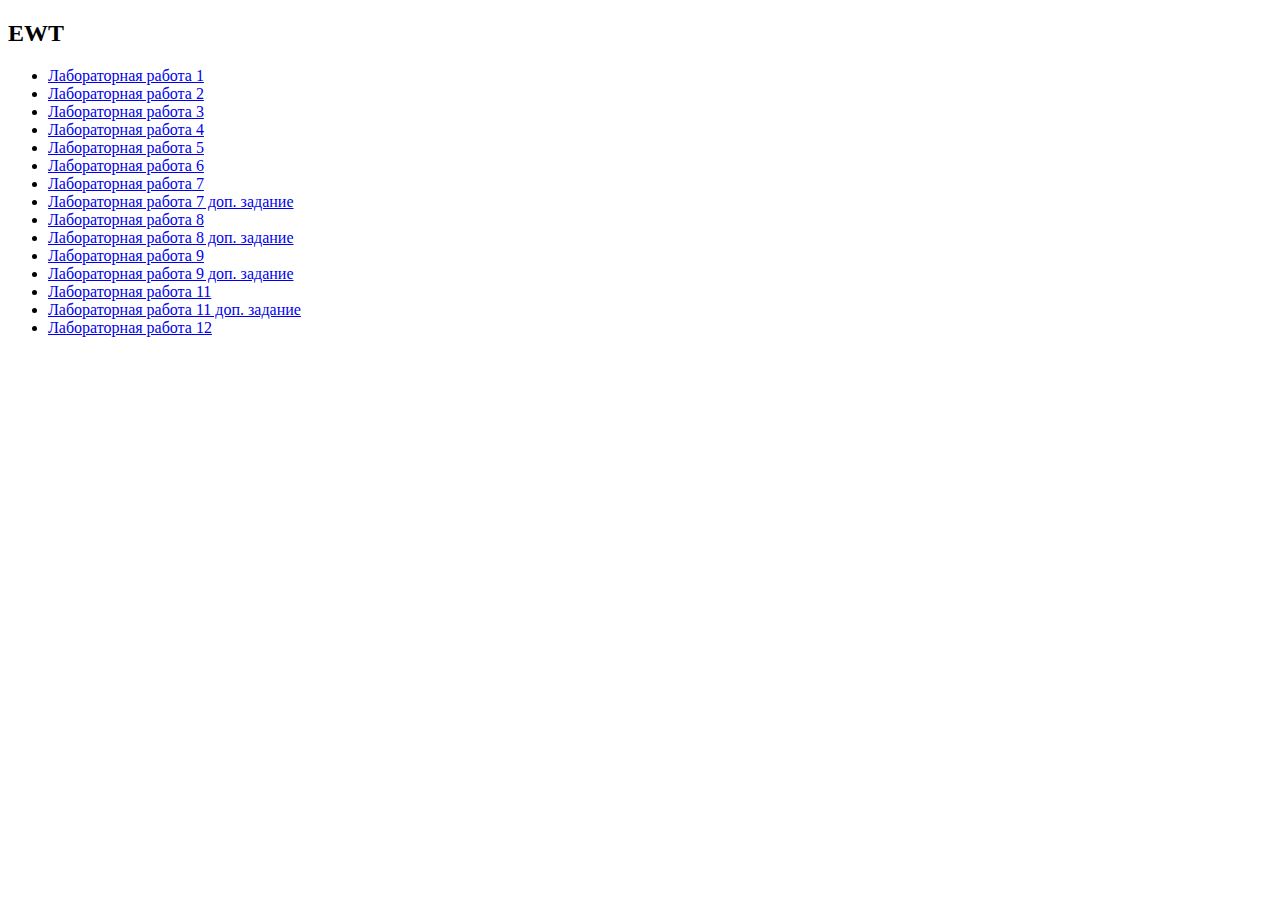
<file: index.html>
<!DOCTYPE html>
<html lang="en">
<head>
    <meta charset="UTF-8">
    <meta name="viewport" content="width=device-width, initial-scale=1.0">
    <title>EWT</title>
</head>
<body>
    <h2>EWT</h2>
    <ul>
        <li>
            <a href="./1/index.html">Лабораторная работа 1</a>
        </li>
        <li>
            <a href="./2/index.html">Лабораторная работа 2</a>
        </li>
        <li>
            <a href="./3/index.html">Лабораторная работа 3</a>
        </li>
        <li>
            <a href="./4/index.html">Лабораторная работа 4</a>
        </li>
        <li>
            <a href="./5/index.html">Лабораторная работа 5</a>
        </li>
        <li>
            <a href="./6/index.html">Лабораторная работа 6</a>
        </li>
        <li>
            <a href="./7/index.html">Лабораторная работа 7</a>
        </li>
        <li>
            <a href="./7/dop.html">Лабораторная работа 7 доп. задание</a>
        </li>
        <li>
            <a href="./8/index.html">Лабораторная работа 8</a>
        </li>
        <li>
            <a href="./8/dop.html">Лабораторная работа 8 доп. задание</a>
        </li>
        <li>
            <a href="./9/index.html">Лабораторная работа 9</a>
        </li>
        <li>
            <a href="./9/dop.html">Лабораторная работа 9 доп. задание</a>
        </li>
        <li>
            <a href="./11/index.html">Лабораторная работа 11</a>
        </li>
        <li>
            <a href="./11/dop.html">Лабораторная работа 11 доп. задание</a>
        </li>
        <li>
            <a href="./reveal.js-master/index.html">Лабораторная работа 12</a>
        </li>
    </ul>
</body>
</html>
</file>
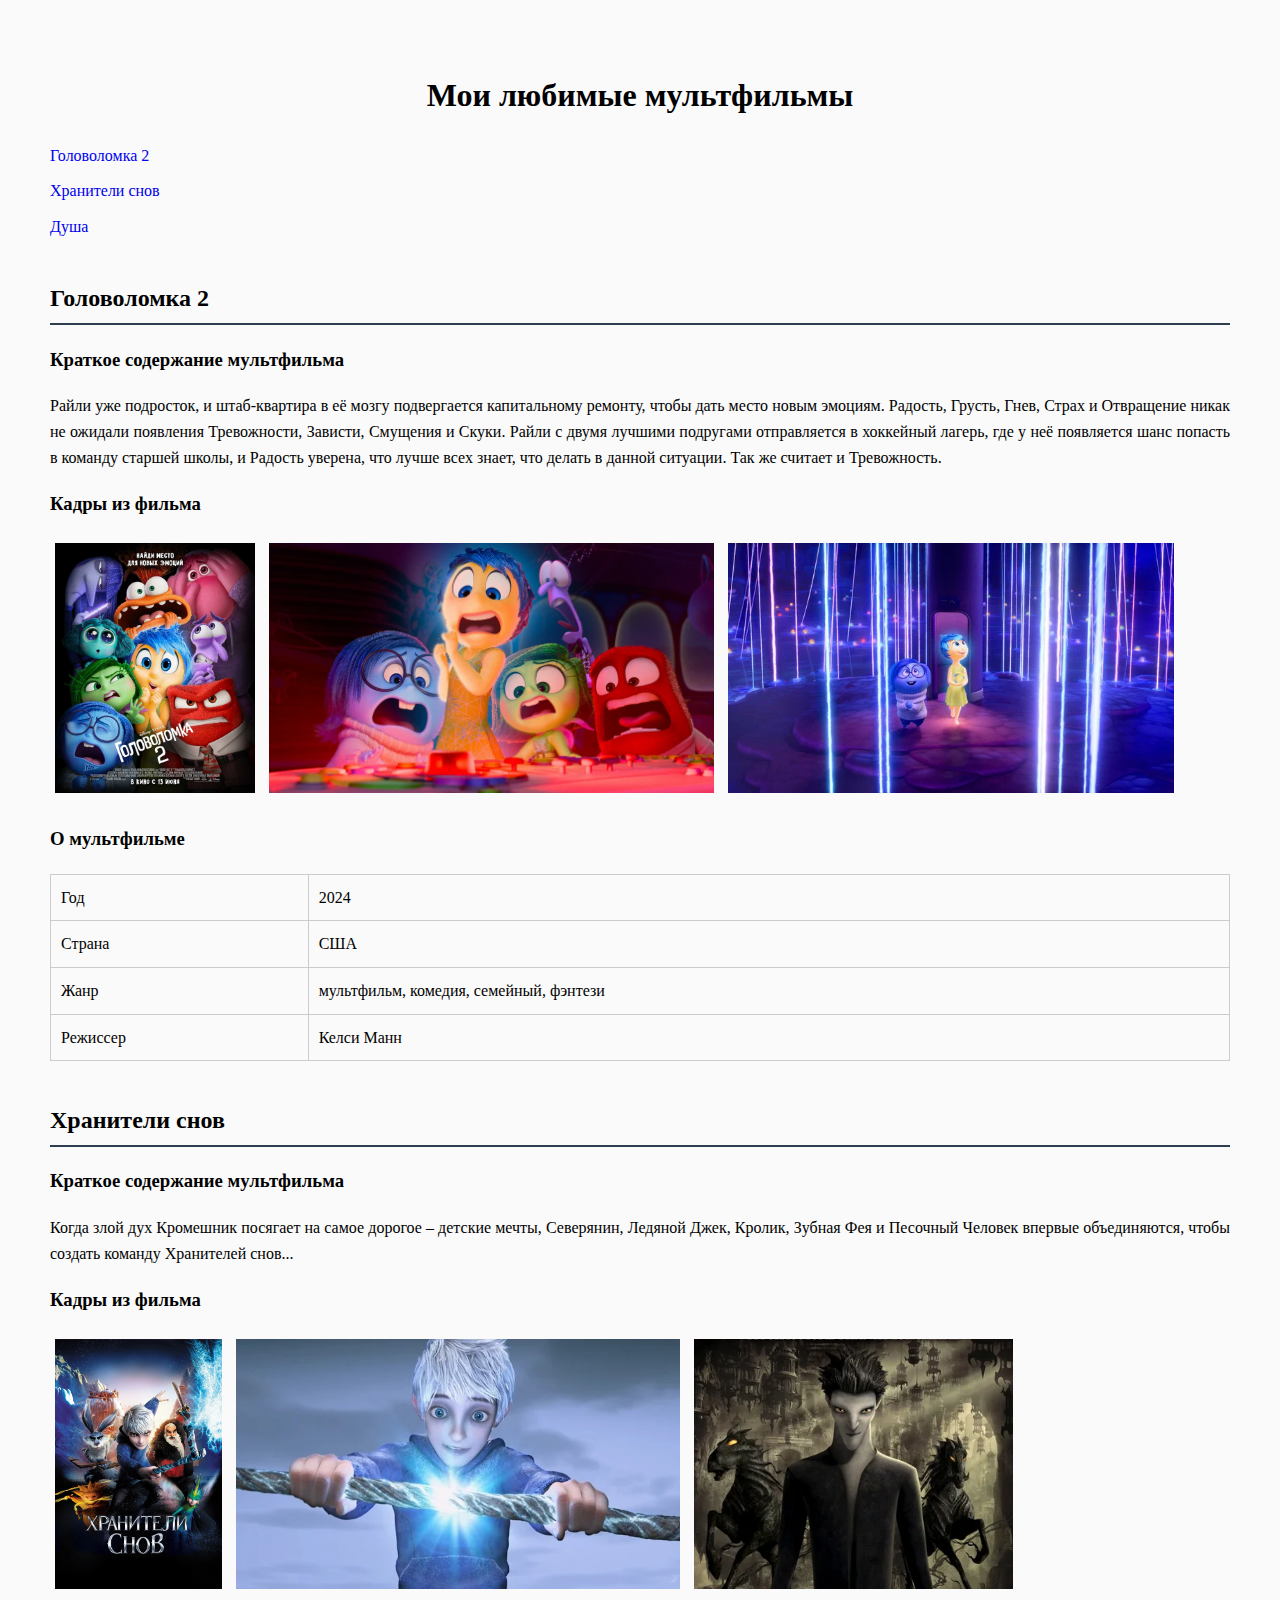
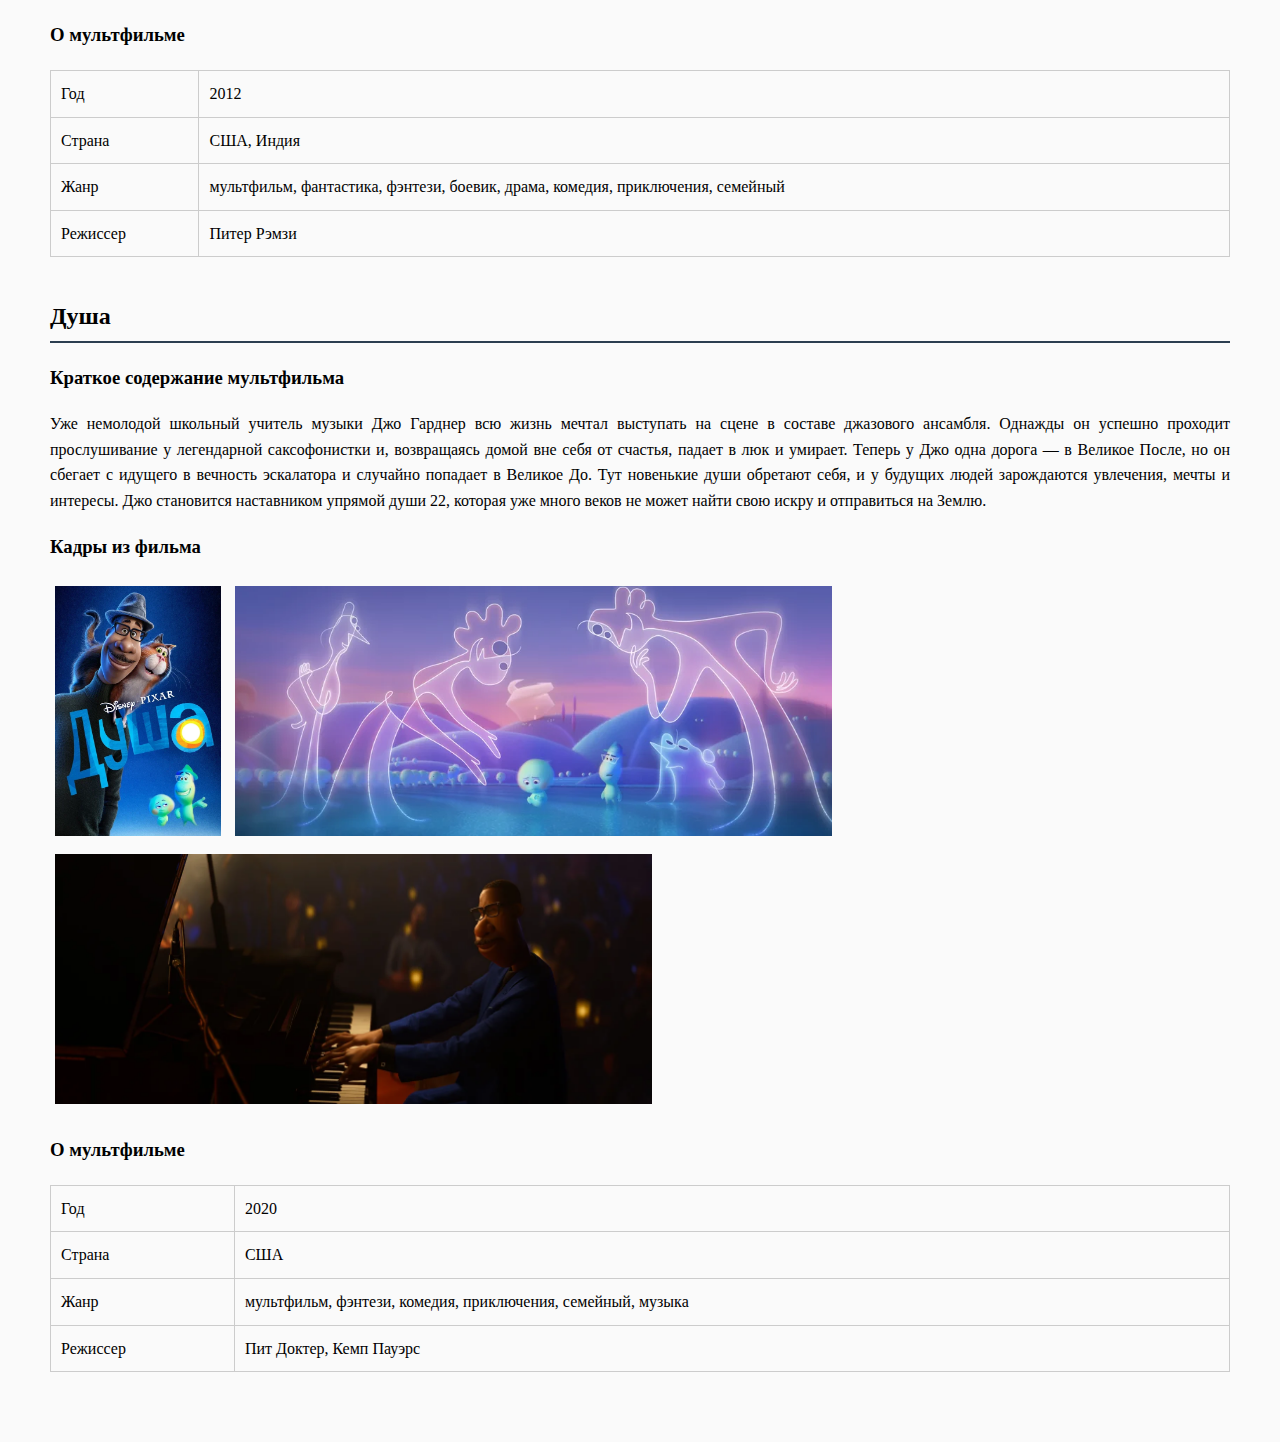
<file: 1/index.html>
<!DOCTYPE html>
<html lang="en">
<head>
    <meta charset="UTF-8">
    <meta name="viewport" content="width=device-width, initial-scale=1.0">
    <title>Любимые мультфильмы</title>
    <link rel="stylesheet" href="style.css"/>
</head>
<body>
    <h1>Мои любимые мультфильмы</h1>

    <ul>
        <li> <a href="#inside_out_2">Головоломка 2</a> </li>
        <li> <a href="#rise_of_the_guardians">Хранители снов</a> </li>
        <li> <a href="#soul">Душа</a> </li>
    </ul>

    <h2 id="inside_out_2">Головоломка 2</h2>
    <h3>Краткое содержание мультфильма</h3>
    <p>
        Райли уже подросток, и штаб-квартира в её мозгу подвергается капитальному ремонту, чтобы дать место новым эмоциям. 
        Радость, Грусть, Гнев, Страх и Отвращение никак не ожидали появления Тревожности, Зависти, Смущения и Скуки. 
        Райли с двумя лучшими подругами отправляется в хоккейный лагерь, где у неё появляется шанс попасть в команду 
        старшей школы, и Радость уверена, что лучше всех знает, что делать в данной ситуации. Так же считает и Тревожность.
    </p>
    <h3>Кадры из фильма</h3>
    <img src="images/inside_out_1.png" alt="">
    <img src="images/inside_out_2.png" alt="">
    <img src="images/inside_out_3.png" alt="">
    <h3>О мультфильме</h3>
    <table>
        <tr>
            <td>Год</td> <td>2024</td>
        </tr>
        <tr>
            <td>Страна</td> <td>США</td>
        </tr>
        <tr>
            <td>Жанр</td> <td>мультфильм, комедия, семейный, фэнтези</td>
        </tr>
        <tr>
            <td>Режиссер</td> <td>Келси Манн</td>
        </tr>
    </table>

    <h2 id="rise_of_the_guardians">Хранители снов</h2>
    <h3>Краткое содержание мультфильма</h3>
    <p>
        Когда злой дух Кромешник посягает на самое дорогое – детские мечты, Северянин, Ледяной Джек, Кролик, Зубная Фея 
        и Песочный Человек впервые объединяются, чтобы создать команду Хранителей снов...
    </p>
    <h3>Кадры из фильма</h3>
    <img src="images/rise_of_the_guardians_1.png" alt="">
    <img src="images/rise_of_the_guardians_2.png" alt="">
    <img src="images/rise_of_the_guardians_3.png" alt="">
    <h3>О мультфильме</h3>
    <table>
        <tr>
            <td>Год</td> <td>2012</td>
        </tr>
        <tr>
            <td>Страна</td> <td>США, Индия</td>
        </tr>
        <tr>
            <td>Жанр</td> <td>мультфильм, фантастика, фэнтези, боевик, драма, комедия, приключения, семейный</td>
        </tr>
        <tr>
            <td>Режиссер</td> <td>Питер Рэмзи</td>
        </tr>
    </table>

    <h2 id="soul">Душа</h2>
    <h3>Краткое содержание мультфильма</h3>
    <p>
        Уже немолодой школьный учитель музыки Джо Гарднер всю жизнь мечтал выступать на сцене в составе джазового 
        ансамбля. Однажды он успешно проходит прослушивание у легендарной саксофонистки и, возвращаясь домой вне себя от 
        счастья, падает в люк и умирает. Теперь у Джо одна дорога — в Великое После, но он сбегает с идущего в вечность 
        эскалатора и случайно попадает в Великое До. Тут новенькие души обретают себя, и у будущих людей зарождаются 
        увлечения, мечты и интересы. Джо становится наставником упрямой души 22, которая уже много веков не может найти 
        свою искру и отправиться на Землю.
    </p>
    <h3>Кадры из фильма</h3>
    <img src="images/soul_1.png" alt="">
    <img src="images/soul_2.png" alt="">
    <img src="images/soul_3.png" alt="">
    <h3>О мультфильме</h3>
    <table>
        <tr>
            <td>Год</td> <td>2020</td>
        </tr>
        <tr>
            <td>Страна</td> <td>США</td>
        </tr>
        <tr>
            <td>Жанр</td> <td>мультфильм, фэнтези, комедия, приключения, семейный, музыка</td>
        </tr>
        <tr>
            <td>Режиссер</td> <td>Пит Доктер, Кемп Пауэрс</td>
        </tr>
    </table>
</body>
</html>
</file>
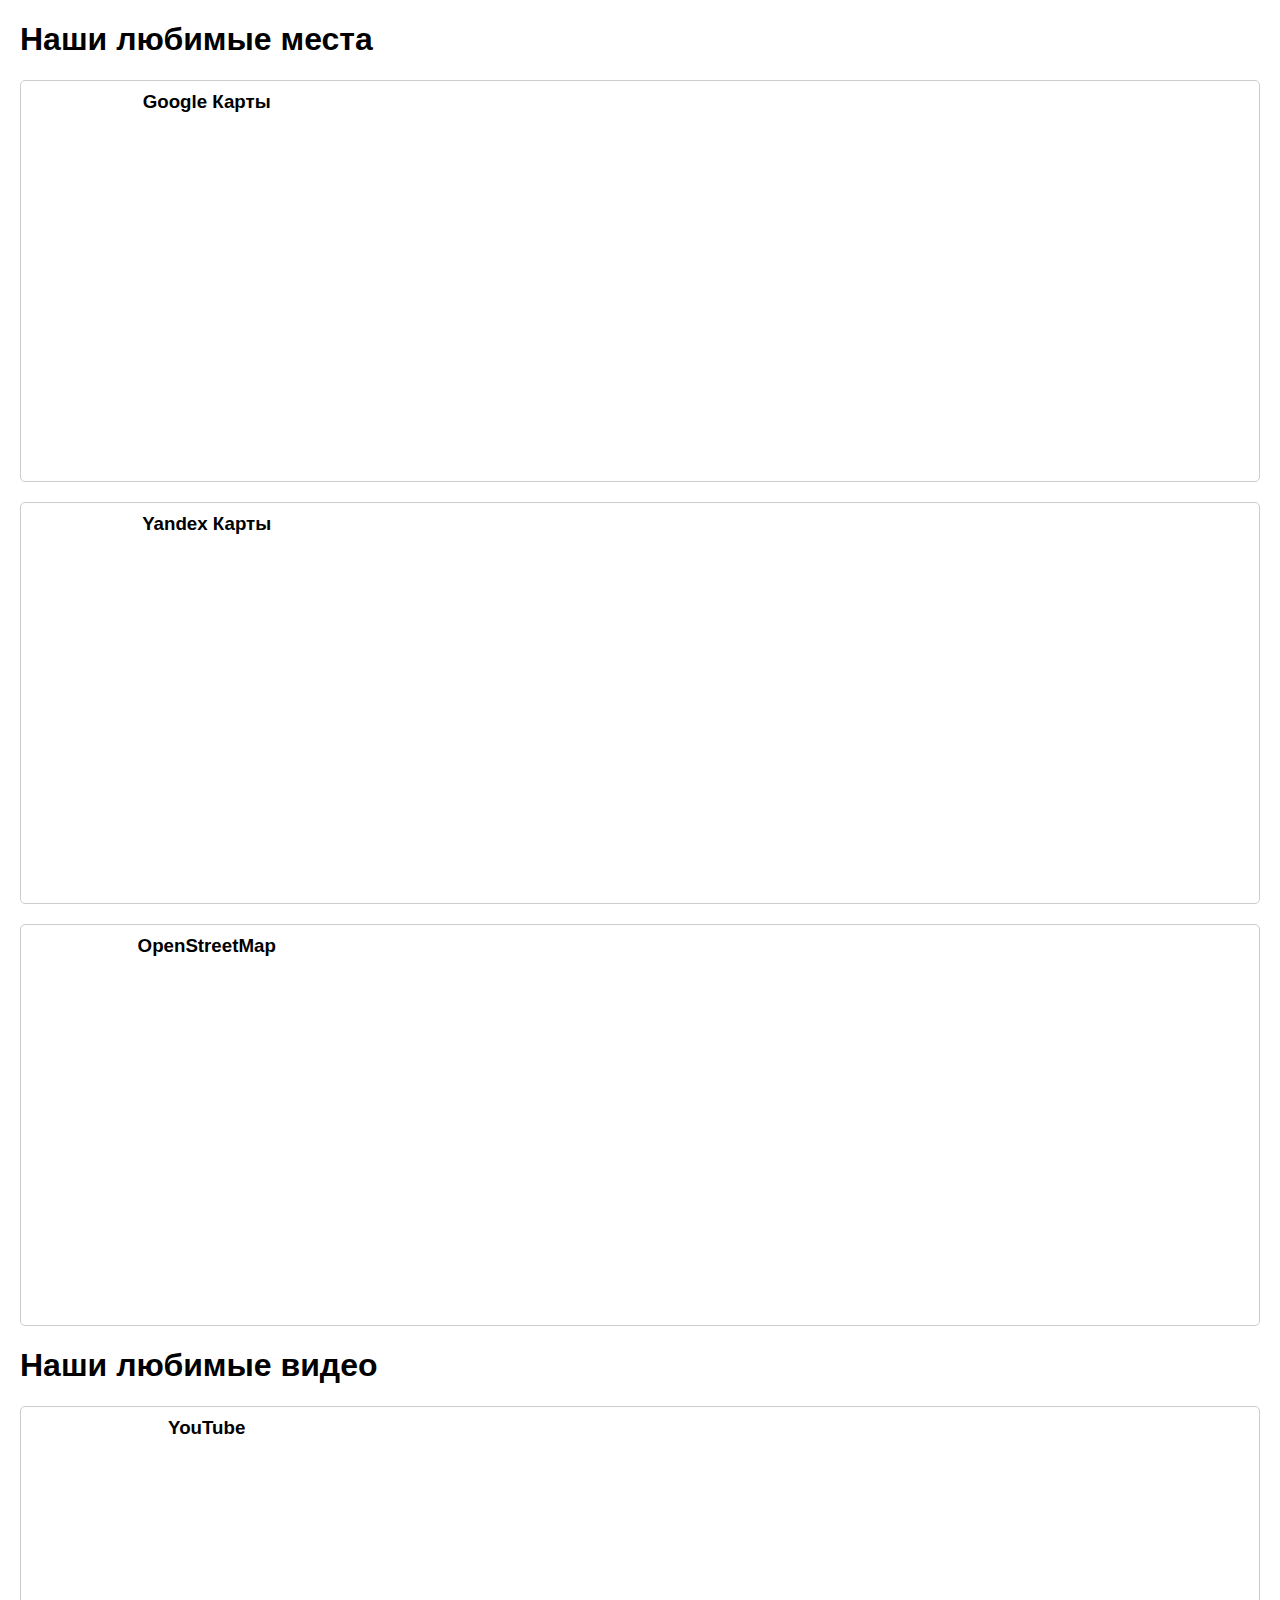
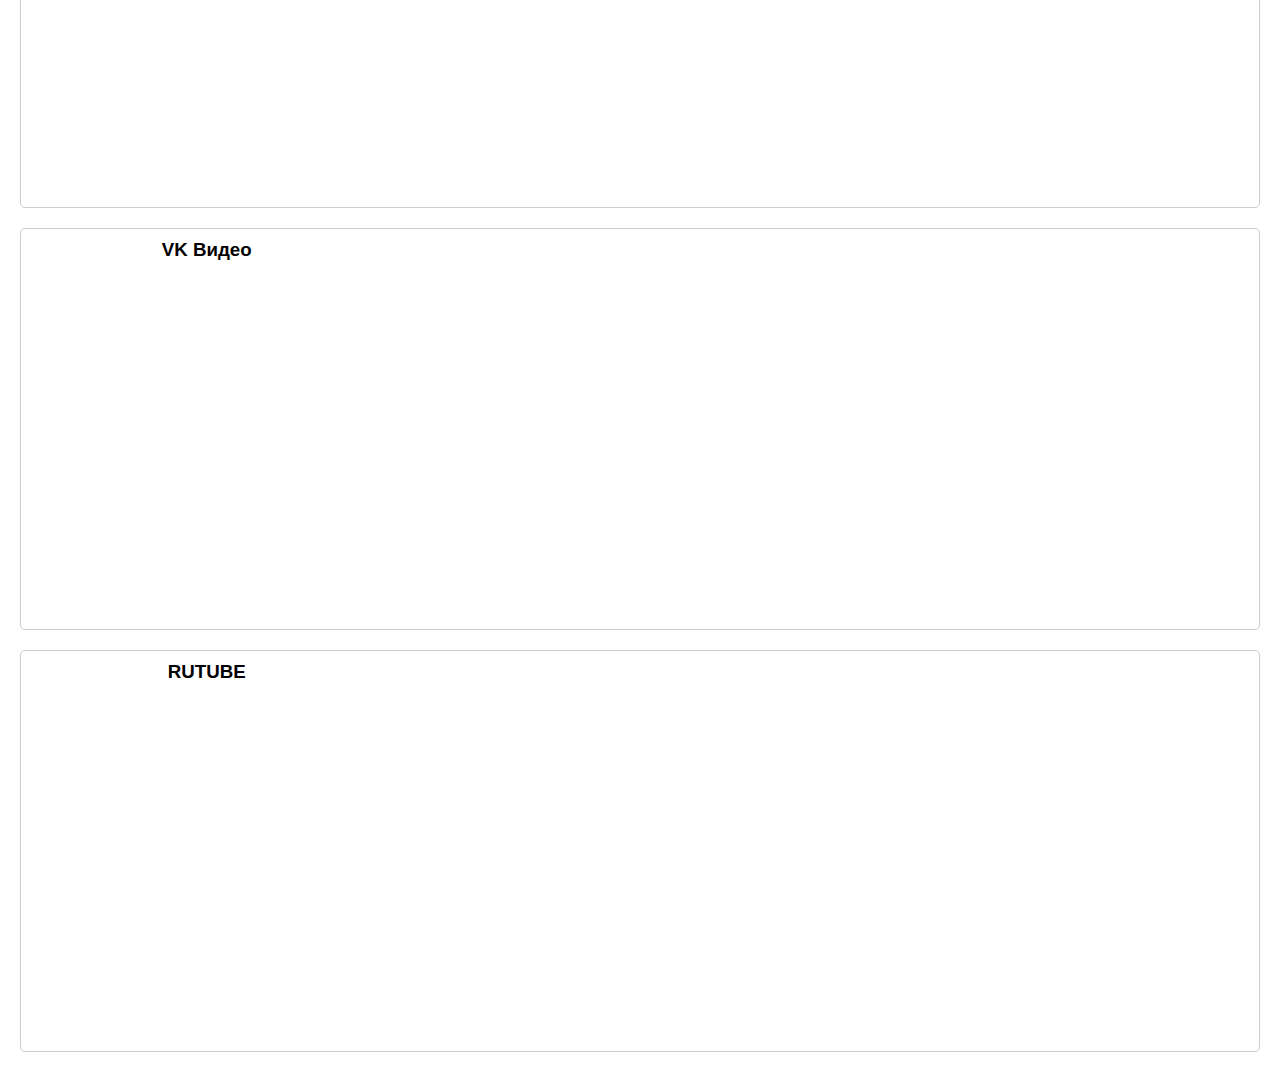
<file: 2/index.html>
<!DOCTYPE html>
<html lang="ru">
<head>
    <meta charset="UTF-8">
    <meta name="viewport" content="width=device-width, initial-scale=1.0">
    <title>Лаба 2</title>
    <link rel="stylesheet" href="style.css">
</head>
<body>
    <h1>Наши любимые места</h1>
    
    <div class="map">
        <h3>Google Карты</h3>
        <iframe src="https://www.google.com/maps/embed?pb=!1m18!1m12!1m3!1d2349.728203368139!2d27.59113027679482!3d53.91880557246085!2m3!1f0!2f0!3f0!3m2!1i1024!2i768!4f13.1!3m3!1m2!1s0x46dbcfa7bec46317%3A0x3efd8e8ffb993d!2sBia%C5%82oruski%20Pa%C5%84stwowy%20Uniwersytet%20Informatyki%20i%20Radioelektroniki!5e0!3m2!1spl!2sby!4v1727446310807!5m2!1spl!2sby" allowfullscreen></iframe>
    </div>
    
    <div class="map">
        <h3>Yandex Карты</h3>
        <iframe src="https://yandex.by/map-widget/v1/?indoorLevel=1&ll=27.588709%2C53.930030&mode=search&oid=242236094897&ol=biz&z=16.72" allowfullscreen></iframe>
    </div>

    <div class="map">
        <h3>OpenStreetMap</h3>
        <iframe src="https://www.openstreetmap.org/export/embed.html?bbox=27.549808323383335%2C53.90286697935728%2C27.552039921283725%2C53.904006316382414&amp;layer=mapnik"></iframe><br/><small><a href="https://www.openstreetmap.org/#map=19/53.903437/27.550924"></a></small>
    </div>

    <h1>Наши любимые видео</h1>

    <div class="video">
        <h3>YouTube</h3>
        <iframe src="https://www.youtube.com/embed/q66pKTwY9ns" allowfullscreen></iframe>
    </div>

    <div class="video">
        <h3>VK Видео</h3>
        <iframe src="https://vk.com/video_ext.php?oid=-211232966&id=456240469&hd=2" allowfullscreen></iframe>
    </div>

    <div class="video">
        <h3>RUTUBE</h3>
        <iframe src="https://rutube.ru/play/embed/050b3290ecf1aefb9446c914a40a3e1d/" allowFullScreen></iframe>
    </div>

</body>
</html>
</file>
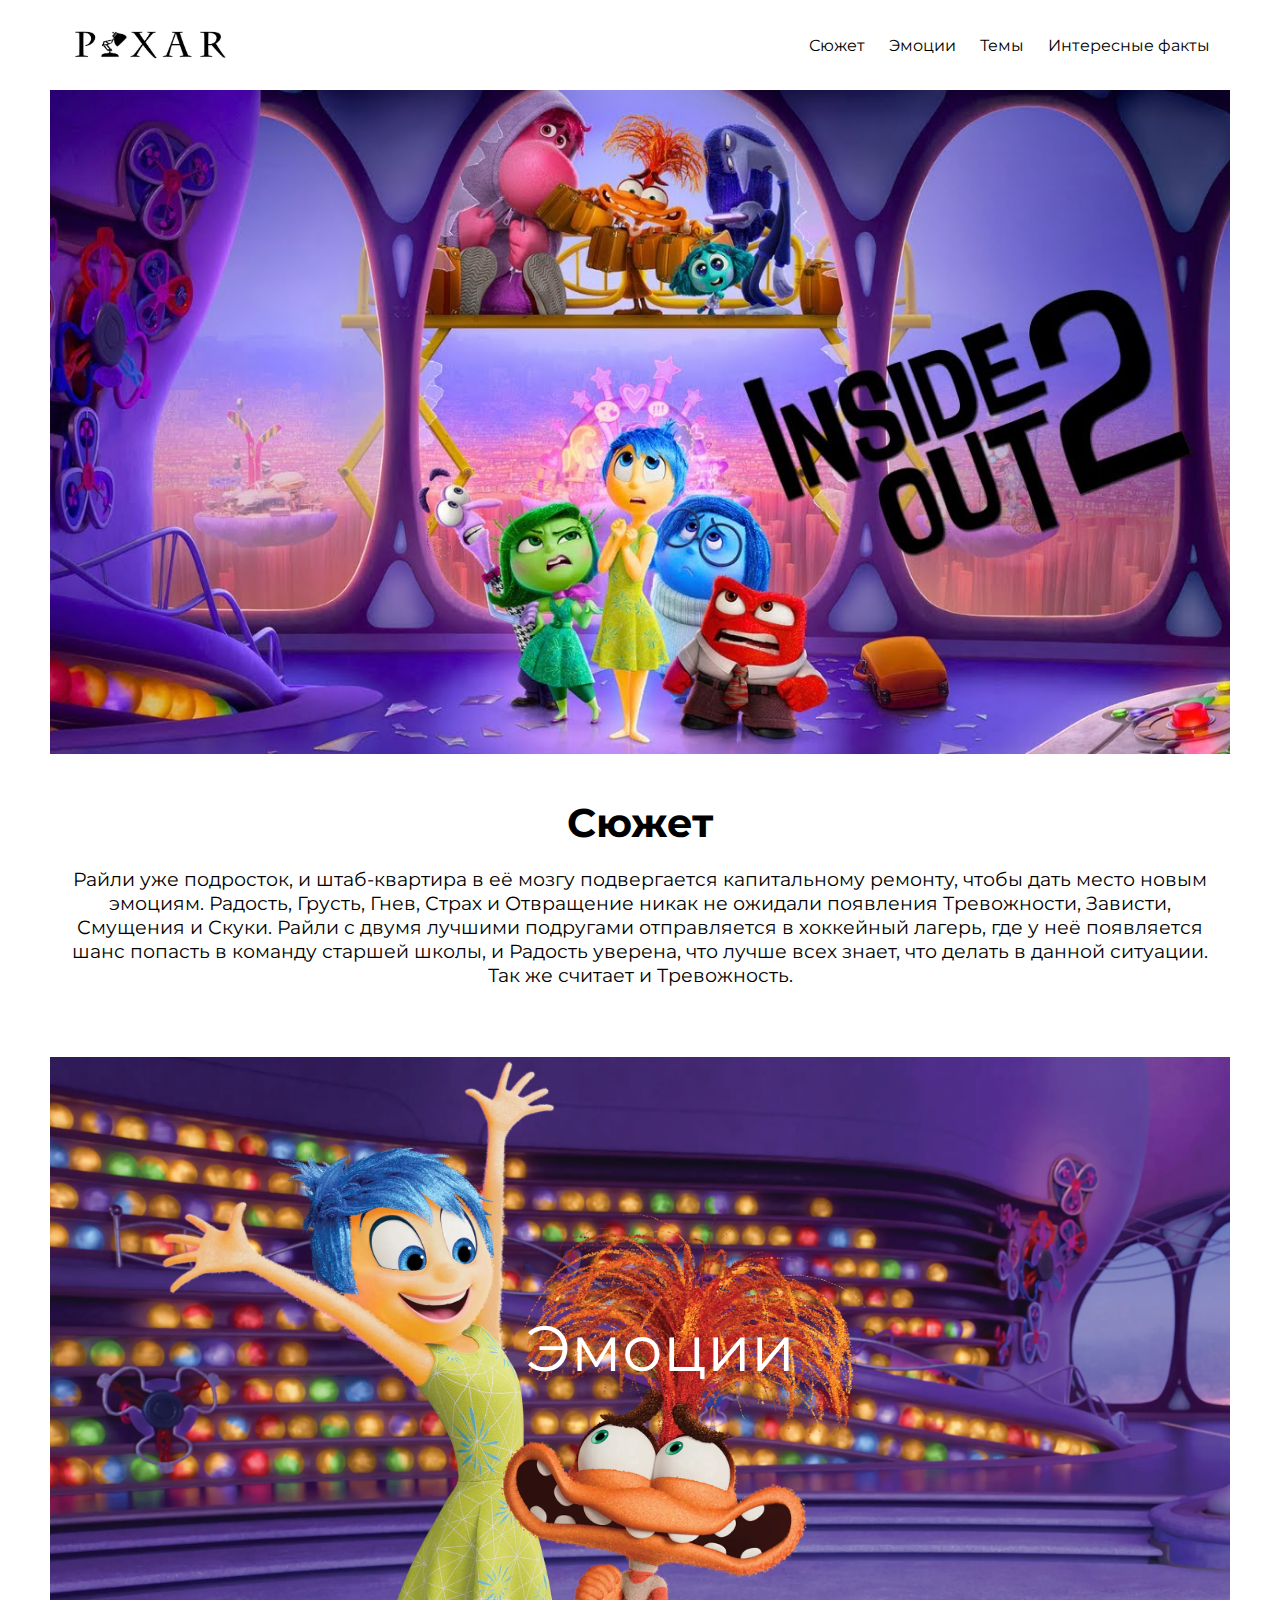
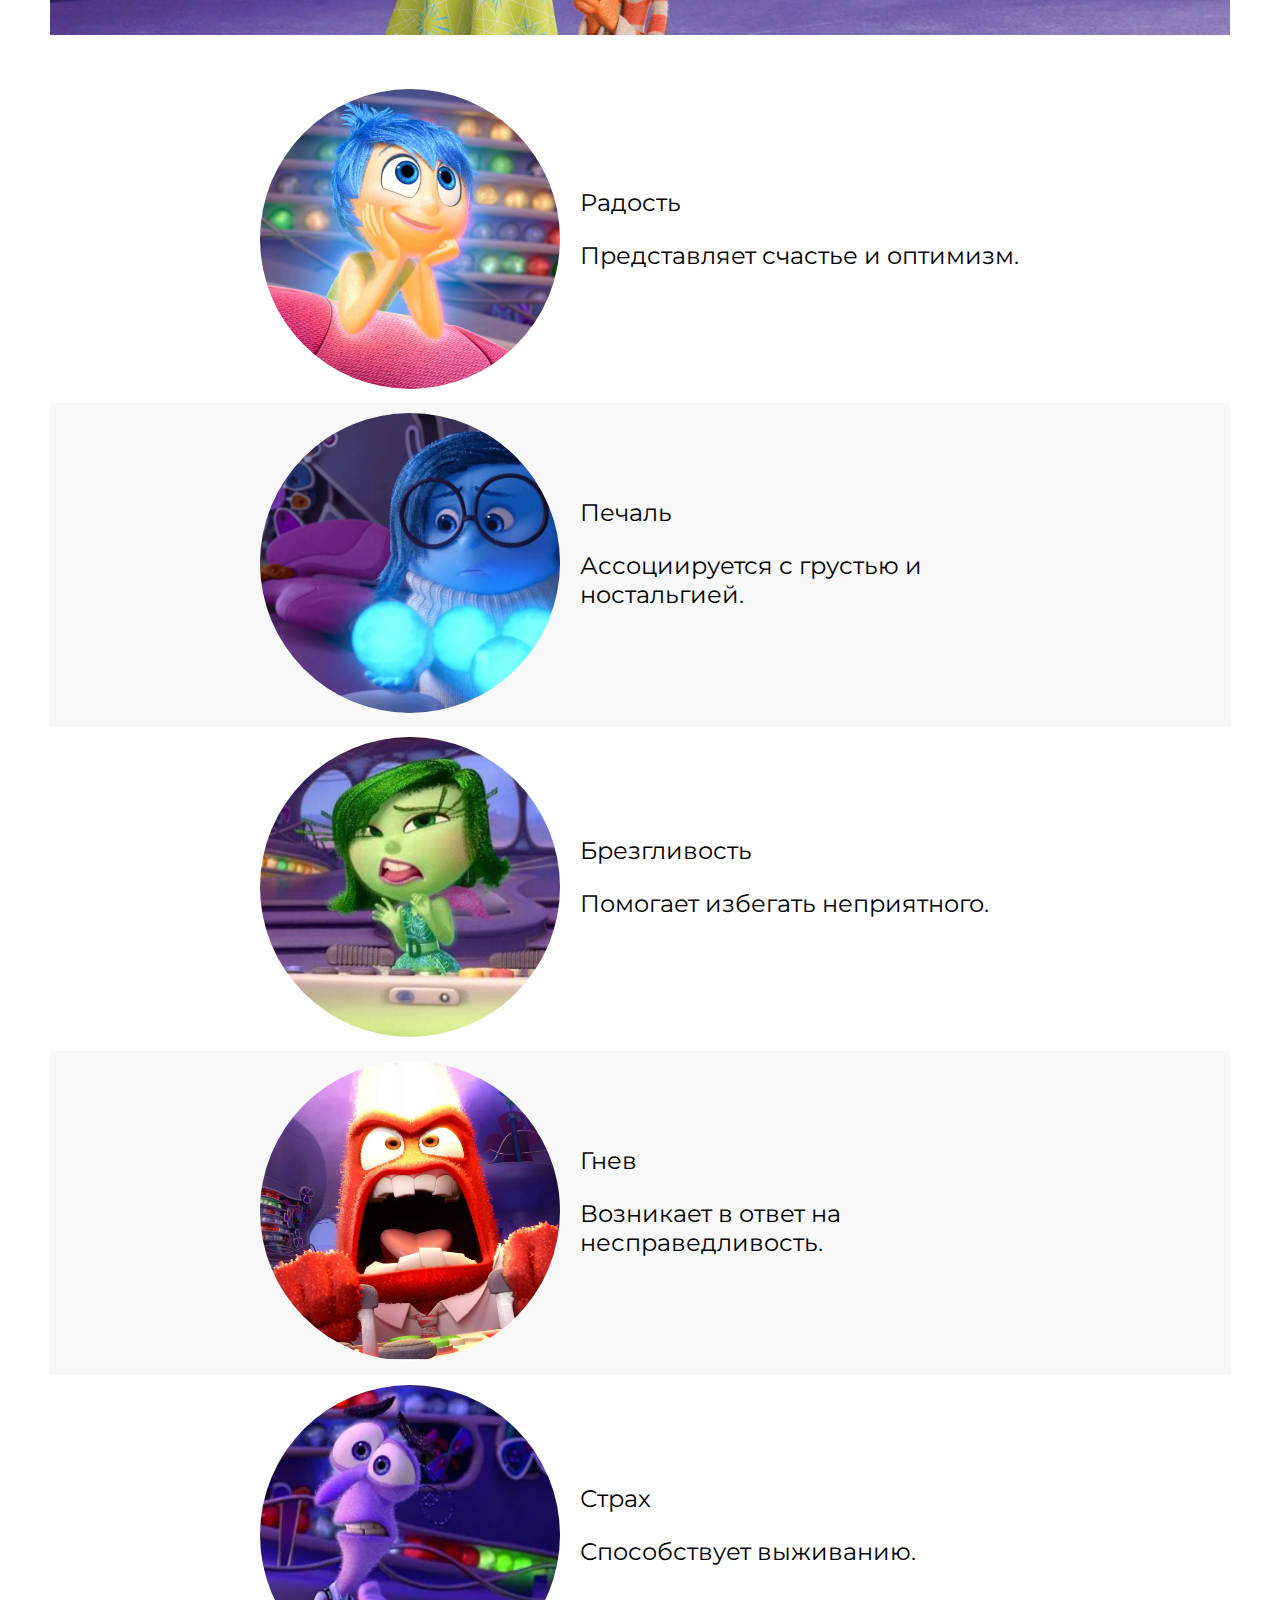
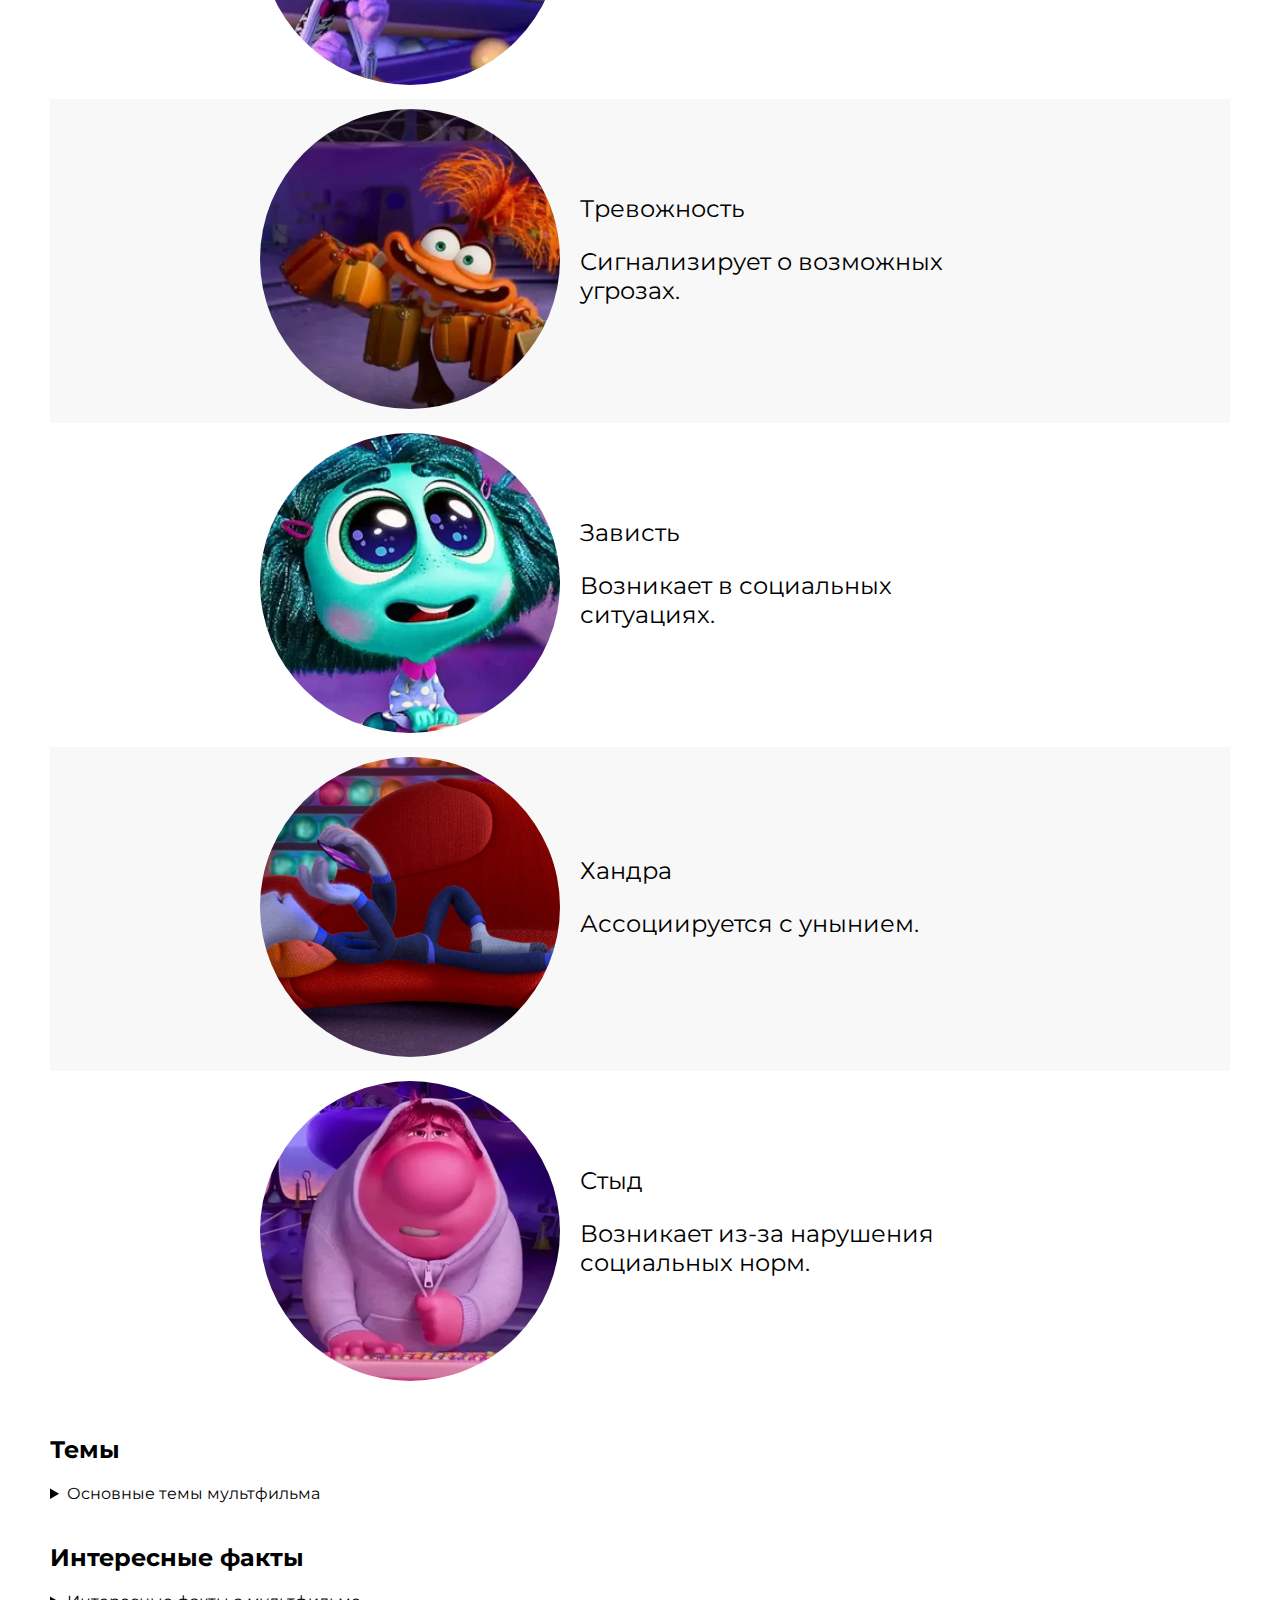
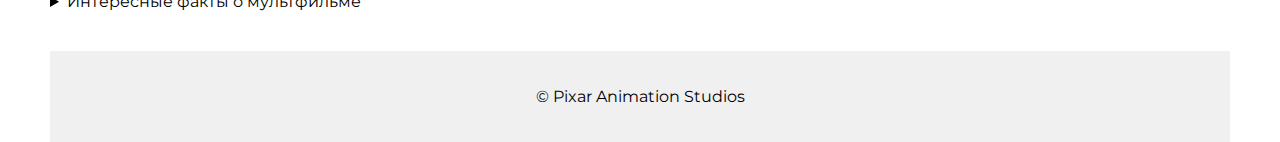
<file: 3/index.html>
<!DOCTYPE html>
<html lang="ru">
<head>
    <meta charset="UTF-8">
    <meta name="viewport" content="width=device-width, initial-scale=1.0">
    <title>Головоломка 2</title>
    <link rel="stylesheet" href="style.css">
    <style>
        @import url('https://fonts.googleapis.com/css2?family=Montserrat:ital,wght@0,100..900;1,100..900&display=swap');
    </style>
</head>
<body>
    <header>
        <img src="images/pixar-logo.png" alt="Логотип Pixar" class="logo">
        <nav>
            <ul>
                <li><a href="#plot">Сюжет</a></li>
                <li><a href="#emotions">Эмоции</a></li>
                <li><a href="#themes">Темы</a></li>
                <li><a href="#facts">Интересные факты</a></li>
            </ul>
        </nav>
    </header>

    <main>
        <figure>
            <img src="images/inside-out-2-poster.jpg" alt="Постер Головоломка 2" class="poster">
        </figure>

        <section id="plot" class="plot-section">
            <h2 class="plot-title">Сюжет</h2>
            <div class="plot-block">
                <p class="plot-description">
                    Райли уже подросток, и штаб-квартира в её мозгу подвергается капитальному ремонту, чтобы дать место новым эмоциям. 
                    Радость, Грусть, Гнев, Страх и Отвращение никак не ожидали появления Тревожности, Зависти, Смущения и Скуки. 
                    Райли с двумя лучшими подругами отправляется в хоккейный лагерь, где у неё появляется шанс попасть в команду старшей школы, 
                    и Радость уверена, что лучше всех знает, что делать в данной ситуации. Так же считает и Тревожность.
                </p>
            </div>
        </section>

        <section id="emotions" class="emotions-header">
            <figure>
                <img src="images/emotions-background.jpg" alt="Эмоции" class="emotions-background">
                <figcaption class="emotions-title">Эмоции</figcaption>
            </figure>
        </section>

        <section id="emotion-details">
            <article class="emotion white-background">
                <figure>
                    <img src="images/joy.jpg" alt="Радость">
                </figure>
                <div>
                    <figcaption>Радость</figcaption>
                    <p>Представляет счастье и оптимизм.</p>
                </div>
            </article>
            <article class="emotion gray-background">
                <figure>
                    <img src="images/sadness.jpg" alt="Печаль">
                </figure>
                <div>
                    <figcaption>Печаль</figcaption>
                    <p>Ассоциируется с грустью и ностальгией.</p>
                </div>
            </article>
            <article class="emotion white-background">
                <figure>
                    <img src="images/disgust.jpg" alt="Брезгливость">
                </figure>
                <div>
                    <figcaption>Брезгливость</figcaption>
                    <p>Помогает избегать неприятного.</p>
                </div>
            </article>
            <article class="emotion gray-background">
                <figure>
                    <img src="images/anger.jpg" alt="Гнев">
                </figure>
                <div>
                    <figcaption>Гнев</figcaption>
                    <p>Возникает в ответ на несправедливость.</p>
                </div>
            </article>
            <article class="emotion white-background">
                <figure>
                    <img src="images/fear.jpg" alt="Страх">
                </figure>
                <div>
                    <figcaption>Страх</figcaption>
                    <p>Способствует выживанию.</p>
                </div>
            </article>
            <article class="emotion gray-background">
                <figure>
                    <img src="images/anxiety.jpg" alt="Тревожность">
                </figure>
                <div>
                    <figcaption>Тревожность</figcaption>
                    <p>Сигнализирует о возможных угрозах.</p>
                </div>
            </article>
            <article class="emotion white-background">
                <figure>
                    <img src="images/envy.jpg" alt="Зависть">
                </figure>
                <div>
                    <figcaption>Зависть</figcaption>
                    <p>Возникает в социальных ситуациях.</p>
                </div>
            </article>
            <article class="emotion gray-background">
                <figure>
                    <img src="images/melancholy.jpg" alt="Хандра">
                </figure>
                <div>
                    <figcaption>Хандра</figcaption>
                    <p>Ассоциируется с унынием.</p>
                </div>
            </article>
            <article class="emotion white-background">
                <figure>
                    <img src="images/shame.jpg" alt="Стыд">
                </figure>
                <div>
                    <figcaption>Стыд</figcaption>
                    <p>Возникает из-за нарушения социальных норм.</p>
                </div>
            </article>
        </section>

        <section id="themes">
            <h2>Темы</h2>
            <details>
                <summary>Основные темы мультфильма</summary>
                <ul>
                    <li>Семейные отношения</li>
                    <li>Рост и изменения</li>
                    <li>Принятие себя</li>
                </ul>
                <blockquote>
                    <q>Эмоции делают нас теми, кто мы есть.</q>
                </blockquote>
            </details>
        </section>

        <section id="facts">
            <h2>Интересные факты</h2>
            <details>
                <summary>Интересные факты о мультфильме</summary>
                <ul>
                    <li>Мультфильм был создан в сотрудничестве с психологами.</li>
                    <li>Каждая эмоция имеет свой уникальный цвет и характер.</li>
                    <li>В производстве участвовали эксперты по нейропсихологии.</li>
                </ul>
            </details>
        </section>
    </main>

    <footer>
        <p>© Pixar Animation Studios</p>
    </footer>
</body>
</html>
</file>
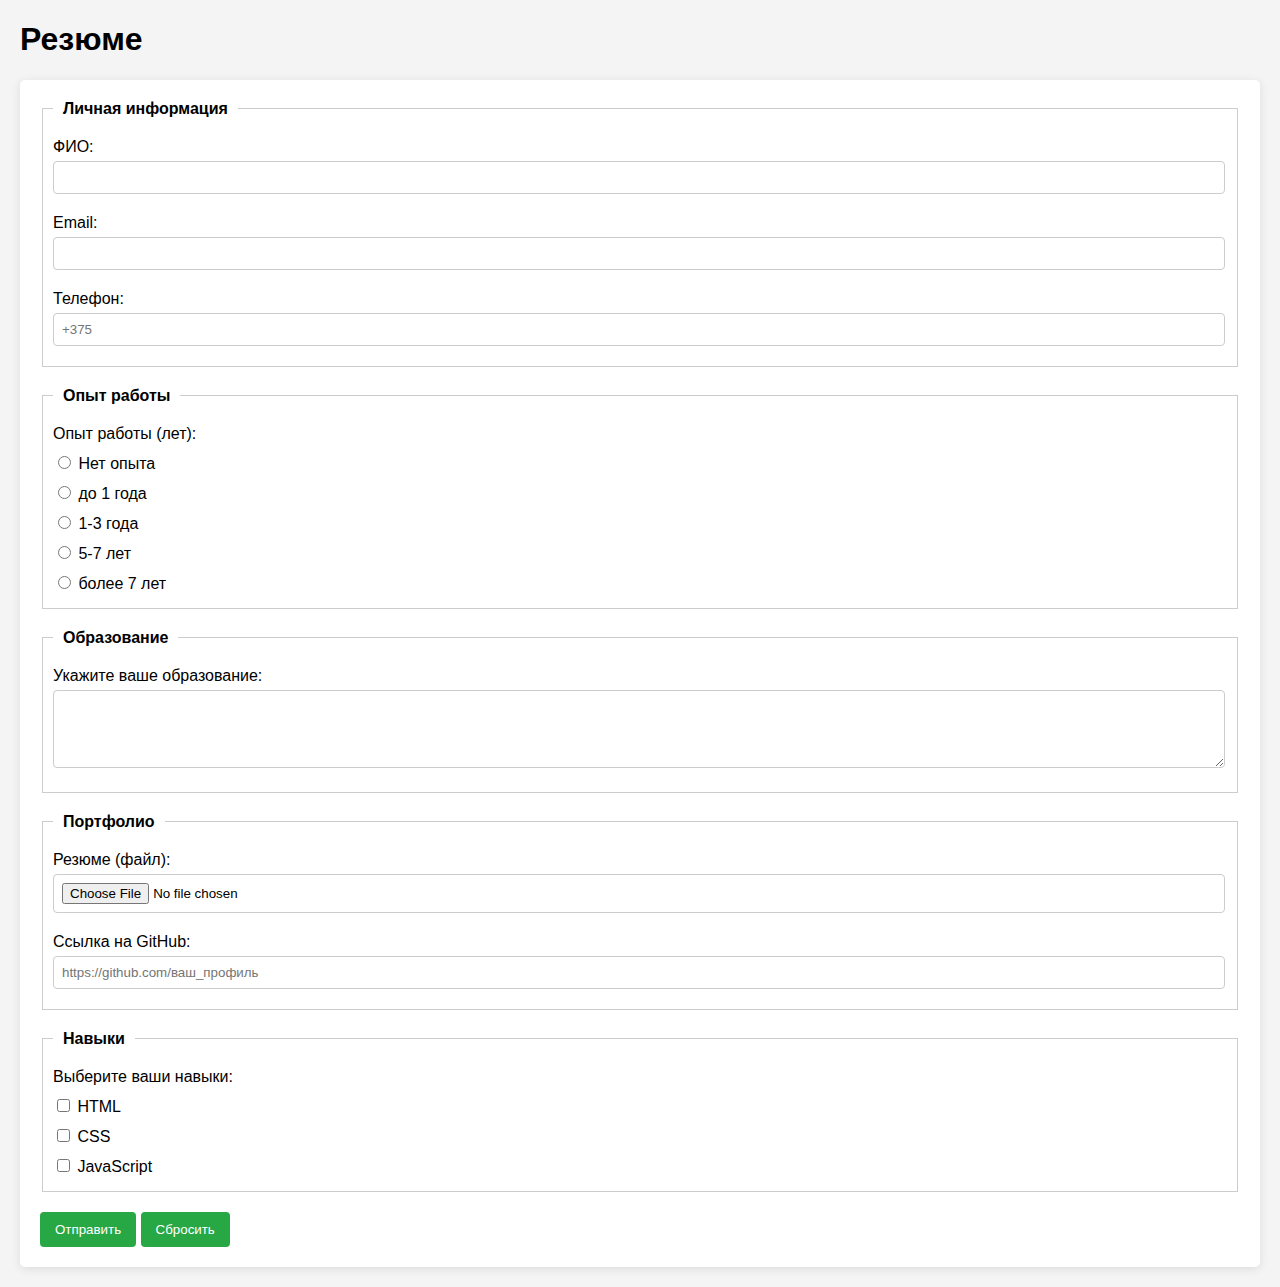
<file: 4/index.html>
<!DOCTYPE html>
<html lang="ru">
<head>
    <meta charset="UTF-8">
    <meta name="viewport" content="width=device-width, initial-scale=1.0">
    <title>Резюме</title>
    <link rel="stylesheet" href="style.css">
</head>
<body>
    <h1>Резюме</h1>
    <form onsubmit="handleSubmit(event)" action="" method="post">
        <fieldset>
            <legend>Личная информация</legend>
            <label for="name">ФИО:</label>
            <input type="text" id="name" name="name" required>

            <label for="email">Email:</label>
            <input type="email" id="email" name="email" required>

            <label for="phone">Телефон:</label>
            <input type="tel" id="phone" name="phone" required placeholder="+375" maxlength="13" oninput="validatePhoneInput(event)">
        </fieldset>

        <fieldset>
            <legend>Опыт работы</legend>
            <label>Опыт работы (лет):</label>
            <label>
                <input type="radio" name="experience" value="no_experience" required> Нет опыта
            </label>
            <label>
                <input type="radio" name="experience" value="1-"> до 1 года
            </label>
            <label>
                <input type="radio" name="experience" value="1-3"> 1-3 года
            </label>
            <label>
                <input type="radio" name="experience" value="5-7"> 5-7 лет
            </label>
            <label>
                <input type="radio" name="experience" value="7+"> более 7 лет
            </label>
        </fieldset>

        <fieldset>
            <legend>Образование</legend>
            <label for="education">Укажите ваше образование:</label>
            <textarea id="education" name="education" rows="4" required></textarea>
        </fieldset>

        <fieldset>
            <legend>Портфолио</legend>
            <label for="resume">Резюме (файл):</label>
            <input type="file" id="resume" name="resume" accept=".pdf,.doc,.docx" required>

            <label for="github">Ссылка на GitHub:</label>
            <input type="url" id="github" name="github" placeholder="https://github.com/ваш_профиль" required>
        </fieldset>

        <fieldset>
            <legend>Навыки</legend>
            <label>Выберите ваши навыки:</label>
            <label>
                <input type="checkbox" name="skills" value="html"> HTML
            </label>
            <label>
                <input type="checkbox" name="skills" value="css"> CSS
            </label>
            <label>
                <input type="checkbox" name="skills" value="js"> JavaScript
            </label>
        </fieldset>

        <input type="submit" value="Отправить">
        <input type="reset" onclick="handleReset()" value="Сбросить">
    </form>

    <script src="script.js"></script>
</body>
</html>
</file>
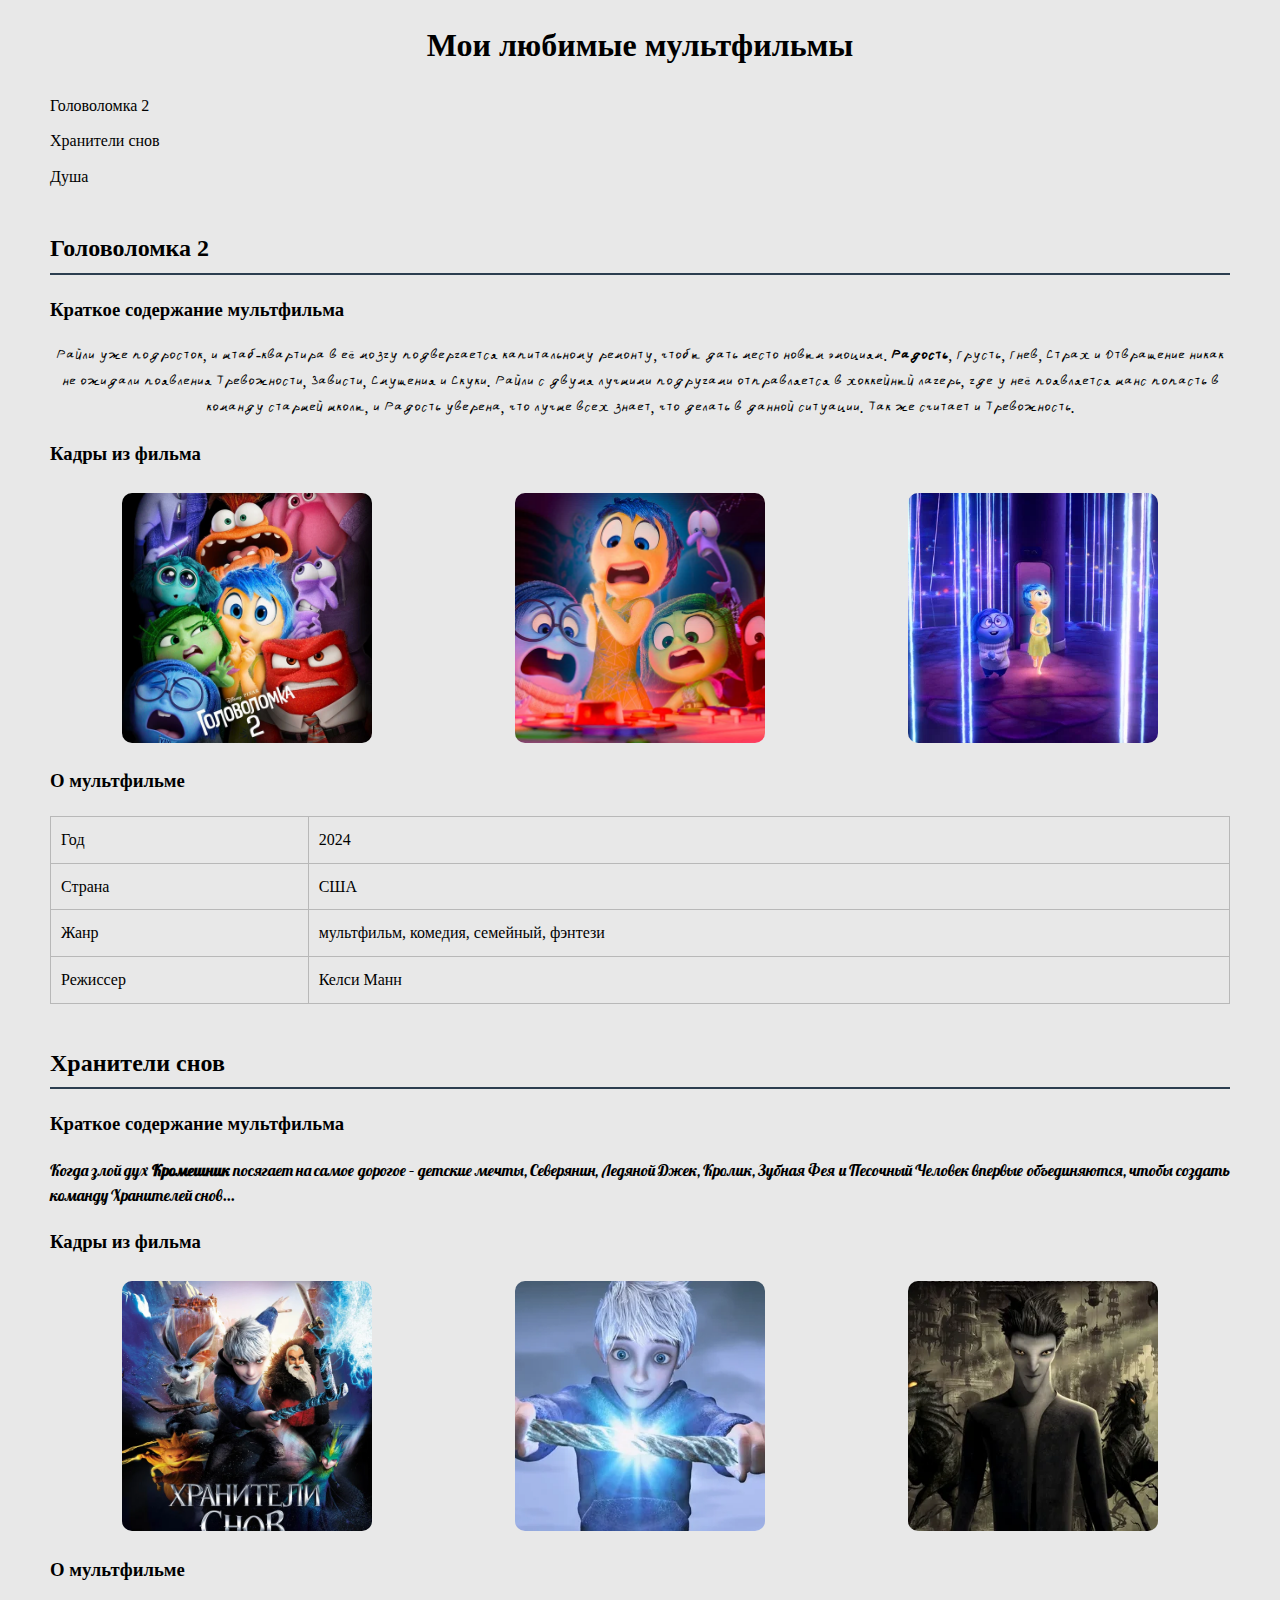
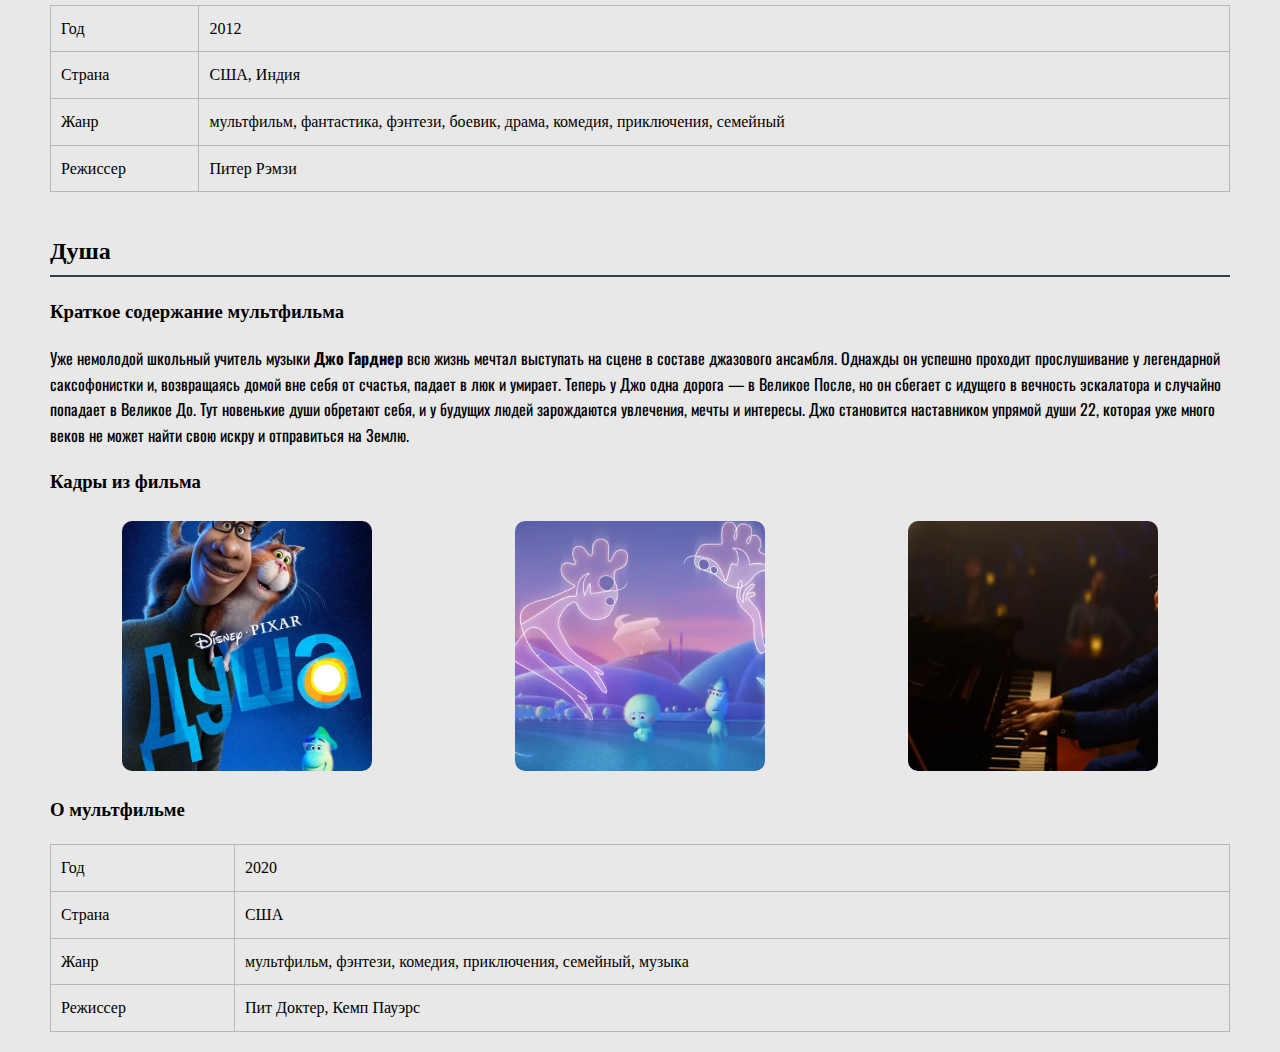
<file: 5/index.html>
<!DOCTYPE html>
<html lang="en">
<head>
    <meta charset="UTF-8">
    <meta name="viewport" content="width=device-width, initial-scale=1.0">
    <title>Любимые мультфильмы</title>
    <link rel="stylesheet" href="style.css"/>
</head>
<body>
    <div class="container">
        <h1>Мои любимые мультфильмы</h1>

        <ul>
            <li> <a href="#inside_out_2">Головоломка 2</a> </li>
            <li> <a href="#rise_of_the_guardians">Хранители снов</a> </li>
            <li> <a href="#soul">Душа</a> </li>
        </ul>

        <h2 id="inside_out_2">Головоломка 2</h2>
        <h3>Краткое содержание мультфильма</h3>
        <p class="inside_out_2">
            Райли уже подросток, и штаб-квартира в её мозгу подвергается капитальному ремонту, чтобы дать место новым эмоциям. 
            <b>Радость</b>, Грусть, Гнев, Страх и Отвращение никак не ожидали появления Тревожности, Зависти, Смущения и Скуки. 
            Райли с двумя лучшими подругами отправляется в хоккейный лагерь, где у неё появляется шанс попасть в команду 
            старшей школы, и Радость уверена, что лучше всех знает, что делать в данной ситуации. Так же считает и Тревожность.
        </p>
        <h3>Кадры из фильма</h3>
        <div class="images">
            <img src="images/inside_out_1.png" alt="">
            <img src="images/inside_out_2.png" alt="">
            <img src="images/inside_out_3.png" alt="">
        </div>
        <h3>О мультфильме</h3>
        <table>
            <tr>
                <td>Год</td> <td>2024</td>
            </tr>
            <tr>
                <td>Страна</td> <td>США</td>
            </tr>
            <tr>
                <td>Жанр</td> <td>мультфильм, комедия, семейный, фэнтези</td>
            </tr>
            <tr>
                <td>Режиссер</td> <td>Келси Манн</td>
            </tr>
        </table>

        <h2 id="rise_of_the_guardians">Хранители снов</h2>
        <h3>Краткое содержание мультфильма</h3>
        <p class="rise_of_the_guardians">
            Когда злой дух <strong>Кромешник</strong> посягает на самое дорогое – детские мечты, Северянин, Ледяной Джек, Кролик, Зубная Фея 
            и Песочный Человек впервые объединяются, чтобы создать команду Хранителей снов...
        </p>
        <h3>Кадры из фильма</h3>
        <div class="images">
            <img src="images/rise_of_the_guardians_1.png" alt="">
            <img src="images/rise_of_the_guardians_2.png" alt="">
            <img src="images/rise_of_the_guardians_3.png" alt="">
        </div>
        <h3>О мультфильме</h3>
        <table>
            <tr>
                <td>Год</td> <td>2012</td>
            </tr>
            <tr>
                <td>Страна</td> <td>США, Индия</td>
            </tr>
            <tr>
                <td>Жанр</td> <td>мультфильм, фантастика, фэнтези, боевик, драма, комедия, приключения, семейный</td>
            </tr>
            <tr>
                <td>Режиссер</td> <td>Питер Рэмзи</td>
            </tr>
        </table>

        <h2 id="soul">Душа</h2>
        <h3>Краткое содержание мультфильма</h3>
        <p class="soul">
            Уже немолодой школьный учитель музыки <span class="bold-text">Джо Гарднер</span> всю жизнь мечтал выступать на сцене в составе джазового 
            ансамбля. Однажды он успешно проходит прослушивание у легендарной саксофонистки и, возвращаясь домой вне себя от 
            счастья, падает в люк и умирает. Теперь у Джо одна дорога — в Великое После, но он сбегает с идущего в вечность 
            эскалатора и случайно попадает в Великое До. Тут новенькие души обретают себя, и у будущих людей зарождаются 
            увлечения, мечты и интересы. Джо становится наставником упрямой души 22, которая уже много веков не может найти 
            свою искру и отправиться на Землю.
        </p>
        <h3>Кадры из фильма</h3>
        <div class="images">
            <img src="images/soul_1.png" alt="">
            <img src="images/soul_2.png" alt="">
            <img src="images/soul_3.png" alt=""></div>
        <h3>О мультфильме</h3>
        <table>
            <tr>
                <td>Год</td> <td>2020</td>
            </tr>
            <tr>
                <td>Страна</td> <td>США</td>
            </tr>
            <tr>
                <td>Жанр</td> <td>мультфильм, фэнтези, комедия, приключения, семейный, музыка</td>
            </tr>
            <tr>
                <td>Режиссер</td> <td>Пит Доктер, Кемп Пауэрс</td>
            </tr>
        </table>
    </div>
</body>
</html>
</file>
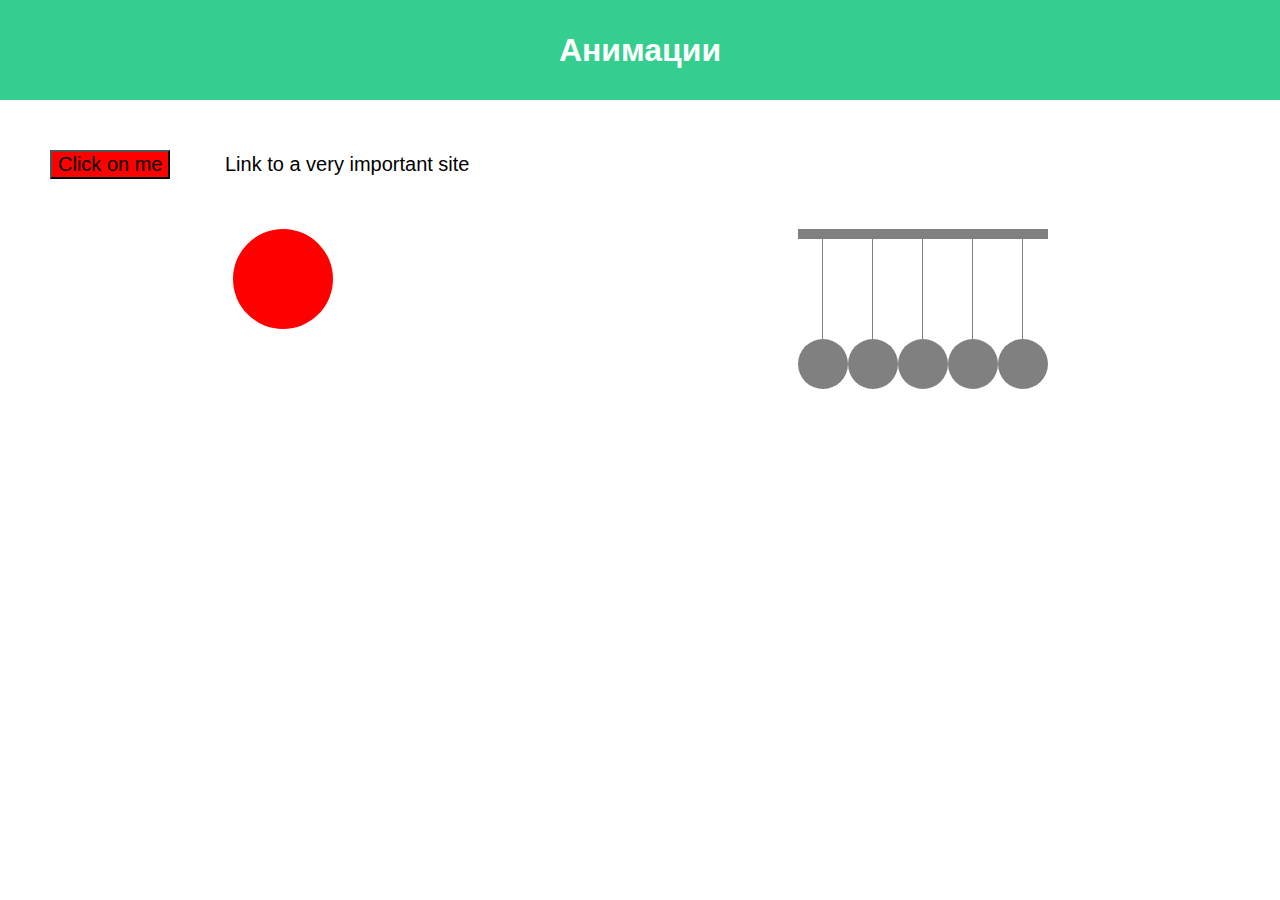
<file: 6/index.html>
<!DOCTYPE html>
<html lang="en">
<head>
    <meta charset="UTF-8">
    <meta http-equiv="X-UA-Compatible" content="IE=edge">
    <meta name="viewport" content="width=device-width, initial-scale=1.0">
    <link rel="stylesheet" href="style.css">
    <title>Анимации</title>
</head>
<body>
    <header>
        <h1>Анимации</h1>
    </header>
    <button class="vibrating-button">Click on me</button>
    <a href="#" class="animated-link">Link to a very important site</a>                                         
    <div class="container">
        <div class="ball-container">
            <div class="ball"></div>
        </div>
        <div class="newton_cradle">
            <div class="newton_ball"></div>
            <div class="newton_ball"></div>
            <div class="newton_ball"></div>
            <div class="newton_ball"></div>
            <div class="newton_ball"></div>
        </div>
    </div>
</body>                                                                                           
</html>
</file>
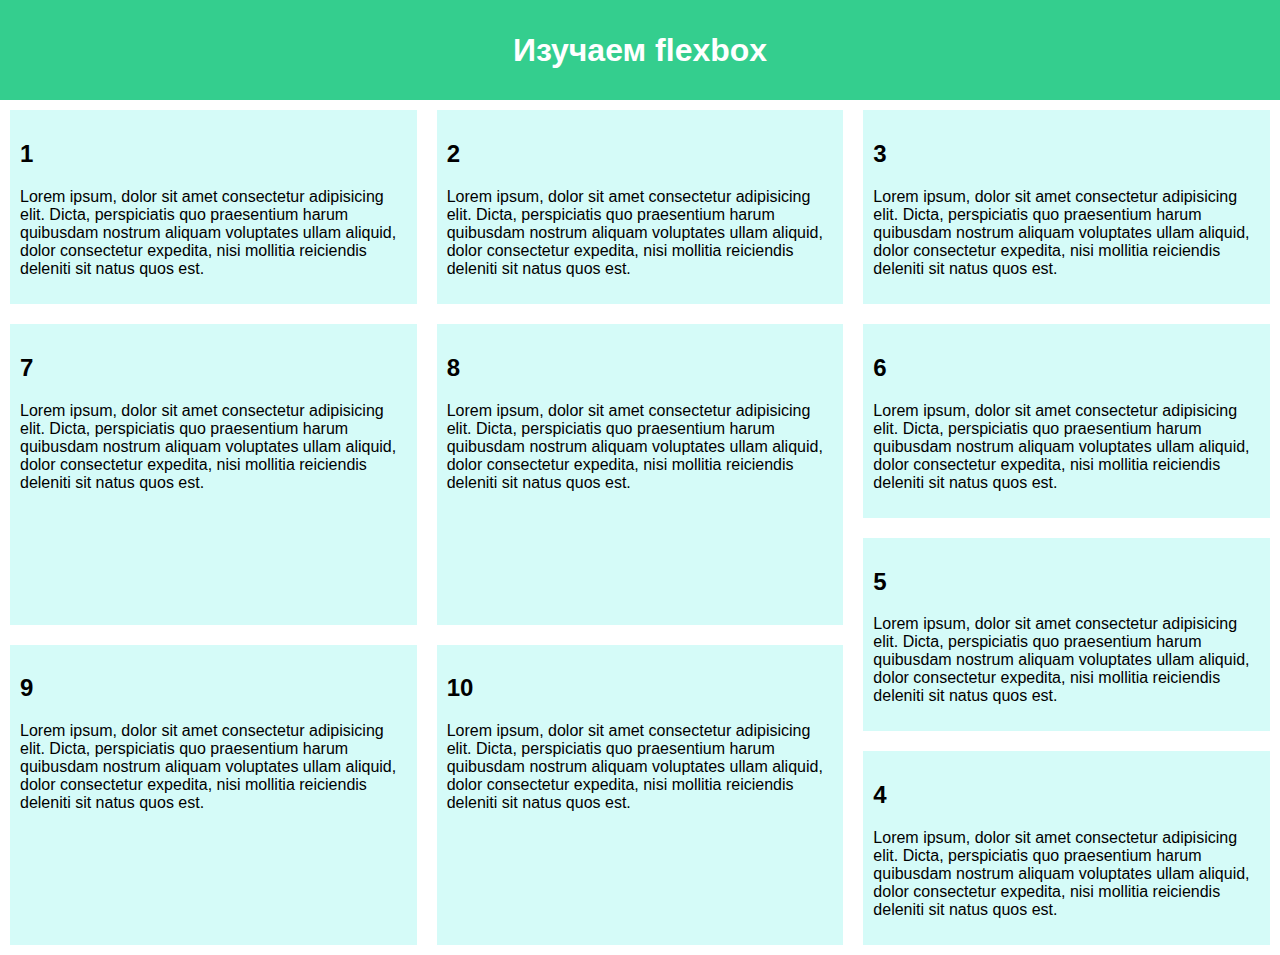
<file: 7/index.html>
<!DOCTYPE html>
<html lang="en">
<head>
    <meta charset="UTF-8">
    <meta http-equiv="X-UA-Compatible" content="IE=edge">
    <meta name="viewport" content="width=device-width, initial-scale=1.0">
    <link rel="stylesheet" href="style.css">
    <title>Flex</title>
</head>
<body>
    <header>
        <h1>Изучаем flexbox</h1>
    </header>
    <div class="d1-3">
        <article>
            <h2>1</h2>
            <p>Lorem ipsum, dolor sit amet consectetur adipisicing elit. Dicta, perspiciatis quo praesentium harum quibusdam nostrum aliquam voluptates ullam aliquid, dolor consectetur expedita, nisi mollitia reiciendis deleniti sit natus quos est.
            </p>
        </article>
        <article>
            <h2>2</h2>
            <p>Lorem ipsum, dolor sit amet consectetur adipisicing elit. Dicta, perspiciatis quo praesentium harum quibusdam nostrum aliquam voluptates ullam aliquid, dolor consectetur expedita, nisi mollitia reiciendis deleniti sit natus quos est.
            </p>
        </article>
        <article>
            <h2>3</h2>
            <p>Lorem ipsum, dolor sit amet consectetur adipisicing elit. Dicta, perspiciatis quo praesentium harum quibusdam nostrum aliquam voluptates ullam aliquid, dolor consectetur expedita, nisi mollitia reiciendis deleniti sit natus quos est.
            </p>
        </article>
    </div>
    
    <div class="d4-10">
        <div class="d4-6">
            <article>
                <h2>4</h2>
                <p>Lorem ipsum, dolor sit amet consectetur adipisicing elit. Dicta, perspiciatis quo praesentium harum quibusdam nostrum aliquam voluptates ullam aliquid, dolor consectetur expedita, nisi mollitia reiciendis deleniti sit natus quos est.
                </p>
            </article>
            <article>
                <h2>5</h2>
                <p>Lorem ipsum, dolor sit amet consectetur adipisicing elit. Dicta, perspiciatis quo praesentium harum quibusdam nostrum aliquam voluptates ullam aliquid, dolor consectetur expedita, nisi mollitia reiciendis deleniti sit natus quos est.
                </p>
            </article>
            <article>
                <h2>6</h2>
                <p>Lorem ipsum, dolor sit amet consectetur adipisicing elit. Dicta, perspiciatis quo praesentium harum quibusdam nostrum aliquam voluptates ullam aliquid, dolor consectetur expedita, nisi mollitia reiciendis deleniti sit natus quos est.
                </p>
            </article>
        </div>
        <div class="d7-10">
            <div class="d7-8">
                <article>
                    <h2>7</h2>
                    <p>Lorem ipsum, dolor sit amet consectetur adipisicing elit. Dicta, perspiciatis quo praesentium harum quibusdam nostrum aliquam voluptates ullam aliquid, dolor consectetur expedita, nisi mollitia reiciendis deleniti sit natus quos est.
                    </p>
                </article>
                <article>
                    <h2>8</h2>
                    <p>Lorem ipsum, dolor sit amet consectetur adipisicing elit. Dicta, perspiciatis quo praesentium harum quibusdam nostrum aliquam voluptates ullam aliquid, dolor consectetur expedita, nisi mollitia reiciendis deleniti sit natus quos est.
                    </p>
                </article>
            </div>
            <div class="d9-10">
                <article>
                    <h2>9</h2>
                    <p>Lorem ipsum, dolor sit amet consectetur adipisicing elit. Dicta, perspiciatis quo praesentium harum quibusdam nostrum aliquam voluptates ullam aliquid, dolor consectetur expedita, nisi mollitia reiciendis deleniti sit natus quos est.
                    </p>
                </article>
                <article>
                    <h2>10</h2>
                    <p>Lorem ipsum, dolor sit amet consectetur adipisicing elit. Dicta, perspiciatis quo praesentium harum quibusdam nostrum aliquam voluptates ullam aliquid, dolor consectetur expedita, nisi mollitia reiciendis deleniti sit natus quos est.
                    </p>
                </article>
            </div>
        </div>
    </div>
    
</body>
</html>
</file>
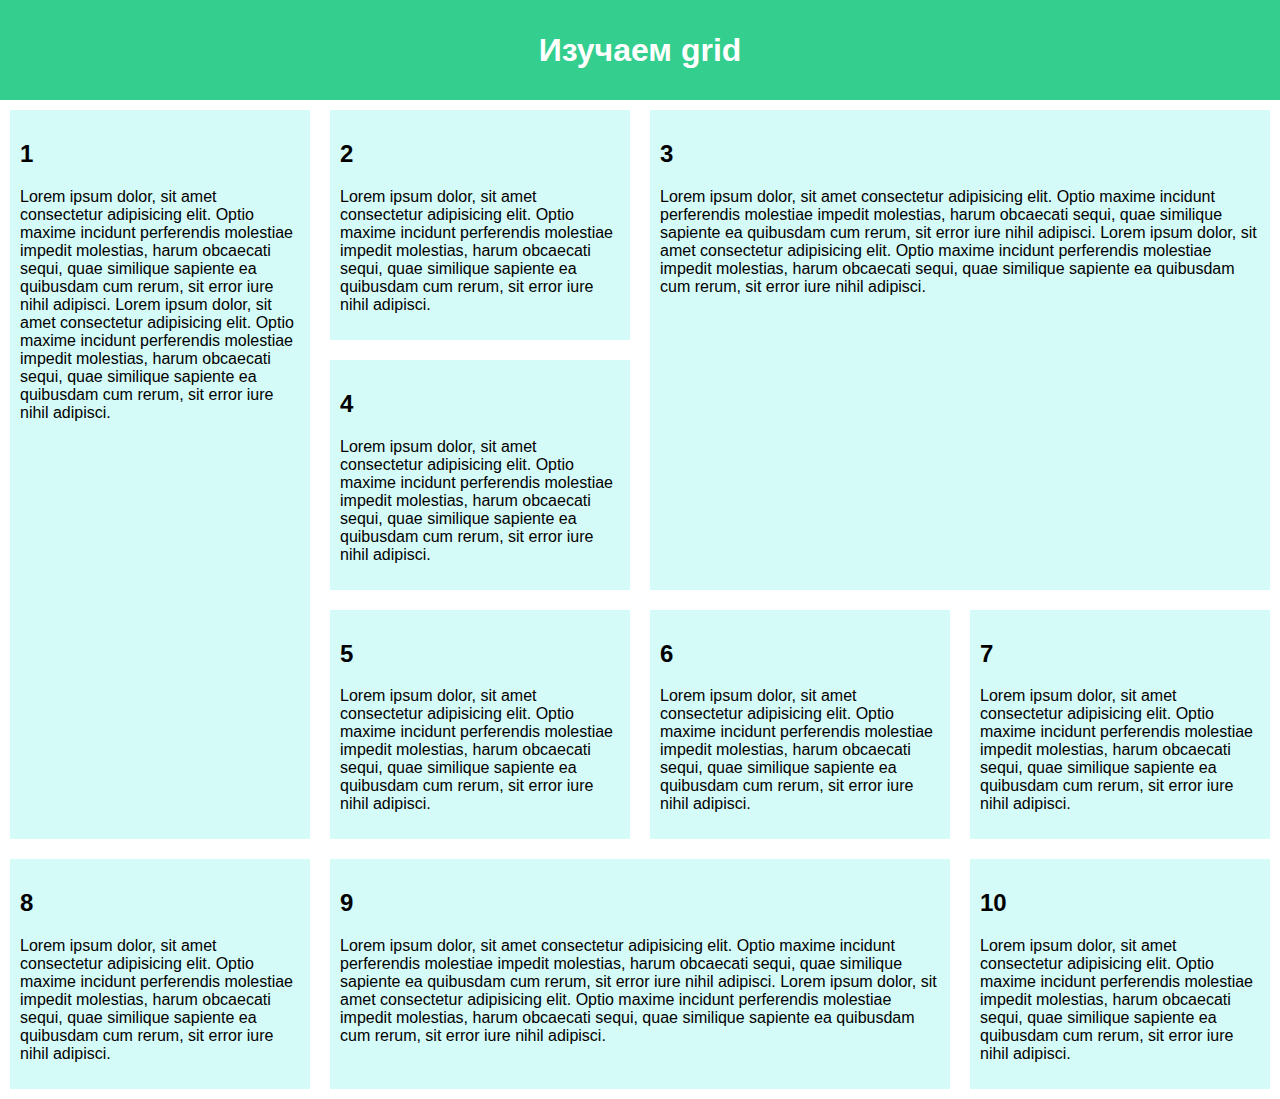
<file: 8/index.html>
<!DOCTYPE html>
<html lang="en">
<head>
    <meta charset="UTF-8">
    <meta http-equiv="X-UA-Compatible" content="IE=edge">
    <meta name="viewport" content="width=device-width, initial-scale=1.0">
    <link rel="stylesheet" href="style.css">
    <title>grid</title>
</head>
<body>
    <header>
        <h1>Изучаем grid</h1>
    </header>
    <div class="grid">
        <article>
            <h2>1</h2>
            <p>Lorem ipsum dolor, sit amet consectetur adipisicing elit. Optio maxime incidunt perferendis molestiae impedit molestias, harum obcaecati sequi, quae similique sapiente ea quibusdam cum rerum, sit error iure nihil adipisci.
                Lorem ipsum dolor, sit amet consectetur adipisicing elit. Optio maxime incidunt perferendis molestiae impedit molestias, harum obcaecati sequi, quae similique sapiente ea quibusdam cum rerum, sit error iure nihil adipisci.</p>
        </article>
        <article>
            <h2>2</h2>
            <p>Lorem ipsum dolor, sit amet consectetur adipisicing elit. Optio maxime incidunt perferendis molestiae impedit molestias, harum obcaecati sequi, quae similique sapiente ea quibusdam cum rerum, sit error iure nihil adipisci.
            </p>
        </article>
        <article>
            <h2>3</h2>
            <p>Lorem ipsum dolor, sit amet consectetur adipisicing elit. Optio maxime incidunt perferendis molestiae impedit molestias, harum obcaecati sequi, quae similique sapiente ea quibusdam cum rerum, sit error iure nihil adipisci.
                Lorem ipsum dolor, sit amet consectetur adipisicing elit. Optio maxime incidunt perferendis molestiae impedit molestias, harum obcaecati sequi, quae similique sapiente ea quibusdam cum rerum, sit error iure nihil adipisci.</p>
        </article>
        <article>
            <h2>4</h2>
            <p>Lorem ipsum dolor, sit amet consectetur adipisicing elit. Optio maxime incidunt perferendis molestiae impedit molestias, harum obcaecati sequi, quae similique sapiente ea quibusdam cum rerum, sit error iure nihil adipisci.
            </p>
        </article>
        <article>
            <h2>5</h2>
            <p>Lorem ipsum dolor, sit amet consectetur adipisicing elit. Optio maxime incidunt perferendis molestiae impedit molestias, harum obcaecati sequi, quae similique sapiente ea quibusdam cum rerum, sit error iure nihil adipisci.
            </p>
        </article>
        <article>
            <h2>6</h2>
            <p>Lorem ipsum dolor, sit amet consectetur adipisicing elit. Optio maxime incidunt perferendis molestiae impedit molestias, harum obcaecati sequi, quae similique sapiente ea quibusdam cum rerum, sit error iure nihil adipisci.
            </p>
        </article>
        <article>
            <h2>7</h2>
            <p>Lorem ipsum dolor, sit amet consectetur adipisicing elit. Optio maxime incidunt perferendis molestiae impedit molestias, harum obcaecati sequi, quae similique sapiente ea quibusdam cum rerum, sit error iure nihil adipisci.
            </p>
        </article>
        <article>
            <h2>8</h2>
            <p>Lorem ipsum dolor, sit amet consectetur adipisicing elit. Optio maxime incidunt perferendis molestiae impedit molestias, harum obcaecati sequi, quae similique sapiente ea quibusdam cum rerum, sit error iure nihil adipisci.
            </p>
        </article>
        <article>
            <h2>9</h2>
            <p>Lorem ipsum dolor, sit amet consectetur adipisicing elit. Optio maxime incidunt perferendis molestiae impedit molestias, harum obcaecati sequi, quae similique sapiente ea quibusdam cum rerum, sit error iure nihil adipisci.
                Lorem ipsum dolor, sit amet consectetur adipisicing elit. Optio maxime incidunt perferendis molestiae impedit molestias, harum obcaecati sequi, quae similique sapiente ea quibusdam cum rerum, sit error iure nihil adipisci.</p>
        </article>
        <article>
            <h2>10</h2>
            <p>Lorem ipsum dolor, sit amet consectetur adipisicing elit. Optio maxime incidunt perferendis molestiae impedit molestias, harum obcaecati sequi, quae similique sapiente ea quibusdam cum rerum, sit error iure nihil adipisci.
            </p>
        </article>
    </div>   
       
      
</body>
</html>
</file>
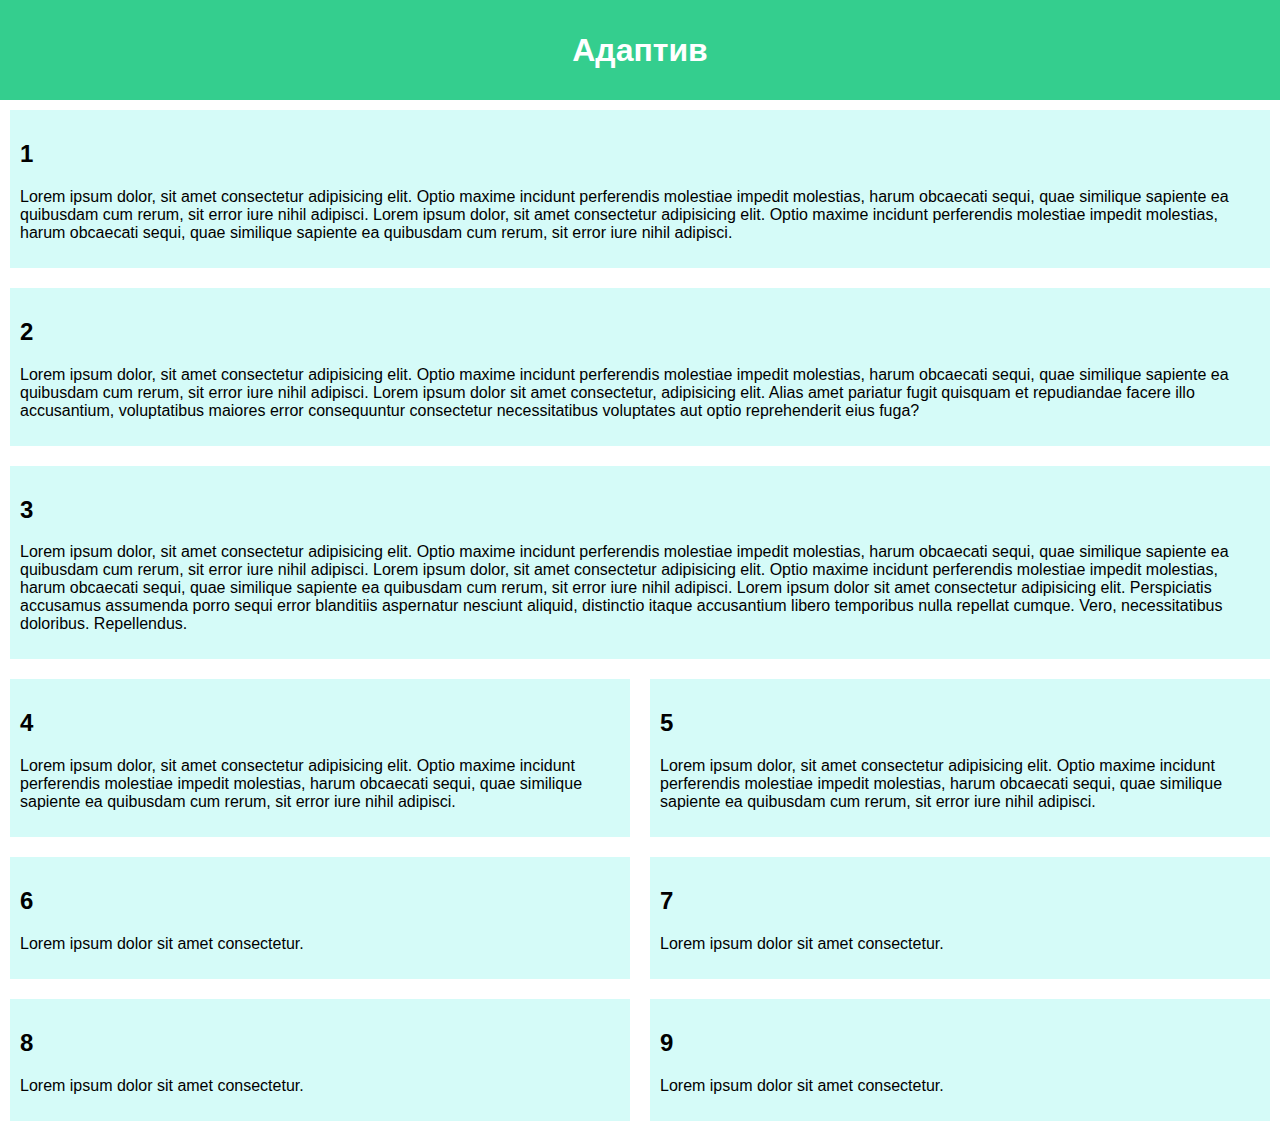
<file: 9/index.html>
<!DOCTYPE html>
<html lang="en">
<head>
    <meta charset="UTF-8">
    <meta http-equiv="X-UA-Compatible" content="IE=edge">
    <meta name="viewport" content="width=device-width, initial-scale=1.0">
    <link rel="stylesheet" href="style.css">
    <title>Адаптив</title>
</head>
<body>
    <header>
        <h1>Адаптив</h1>
    </header>
    <div class="adaptive">
        <article>
            <h2>1</h2>
            <p>Lorem ipsum dolor, sit amet consectetur adipisicing elit. Optio maxime incidunt perferendis molestiae impedit molestias, harum obcaecati sequi, quae similique sapiente ea quibusdam cum rerum, sit error iure nihil adipisci.
                Lorem ipsum dolor, sit amet consectetur adipisicing elit. Optio maxime incidunt perferendis molestiae impedit molestias, harum obcaecati sequi, quae similique sapiente ea quibusdam cum rerum, sit error iure nihil adipisci.</p>
        </article>
        <article>
            <h2>2</h2>
            <p>Lorem ipsum dolor, sit amet consectetur adipisicing elit. Optio maxime incidunt perferendis molestiae impedit molestias, harum obcaecati sequi, quae similique sapiente ea quibusdam cum rerum, sit error iure nihil adipisci.
            Lorem ipsum dolor sit amet consectetur, adipisicing elit. Alias amet pariatur fugit quisquam et repudiandae facere illo accusantium, voluptatibus maiores error consequuntur consectetur necessitatibus voluptates aut optio reprehenderit eius fuga?
        </p>
        </article>
        <article>
            <h2>3</h2>
            <p>Lorem ipsum dolor, sit amet consectetur adipisicing elit. Optio maxime incidunt perferendis molestiae impedit molestias, harum obcaecati sequi, quae similique sapiente ea quibusdam cum rerum, sit error iure nihil adipisci.
                Lorem ipsum dolor, sit amet consectetur adipisicing elit. Optio maxime incidunt perferendis molestiae impedit molestias, harum obcaecati sequi, quae similique sapiente ea quibusdam cum rerum, sit error iure nihil adipisci.
            Lorem ipsum dolor sit amet consectetur adipisicing elit. Perspiciatis accusamus assumenda porro sequi error blanditiis aspernatur nesciunt aliquid, distinctio itaque accusantium libero temporibus nulla repellat cumque. Vero, necessitatibus doloribus. Repellendus.
        </p>
        </article>
        <article>
            <h2>4</h2>
            <p>Lorem ipsum dolor, sit amet consectetur adipisicing elit. Optio maxime incidunt perferendis molestiae impedit molestias, harum obcaecati sequi, quae similique sapiente ea quibusdam cum rerum, sit error iure nihil adipisci.
            </p>
        </article>
        <article>
            <h2>5</h2>
            <p>Lorem ipsum dolor, sit amet consectetur adipisicing elit. Optio maxime incidunt perferendis molestiae impedit molestias, harum obcaecati sequi, quae similique sapiente ea quibusdam cum rerum, sit error iure nihil adipisci.
            </p>
        </article>
        <article>
            <h2>6</h2>
            <p> Lorem ipsum dolor sit amet consectetur.
            </p>
        </article>
        <article>
            <h2>7</h2>
            <p>Lorem ipsum dolor sit amet consectetur.
            </p>
        </article>
        <article>
            <h2>8</h2>
            <p>Lorem ipsum dolor sit amet consectetur.
            </p>
        </article>
        <article>
            <h2>9</h2>
            <p>Lorem ipsum dolor sit amet consectetur.
            </p>
        </article>
    </div>       
      
</body>
</html>
</file>
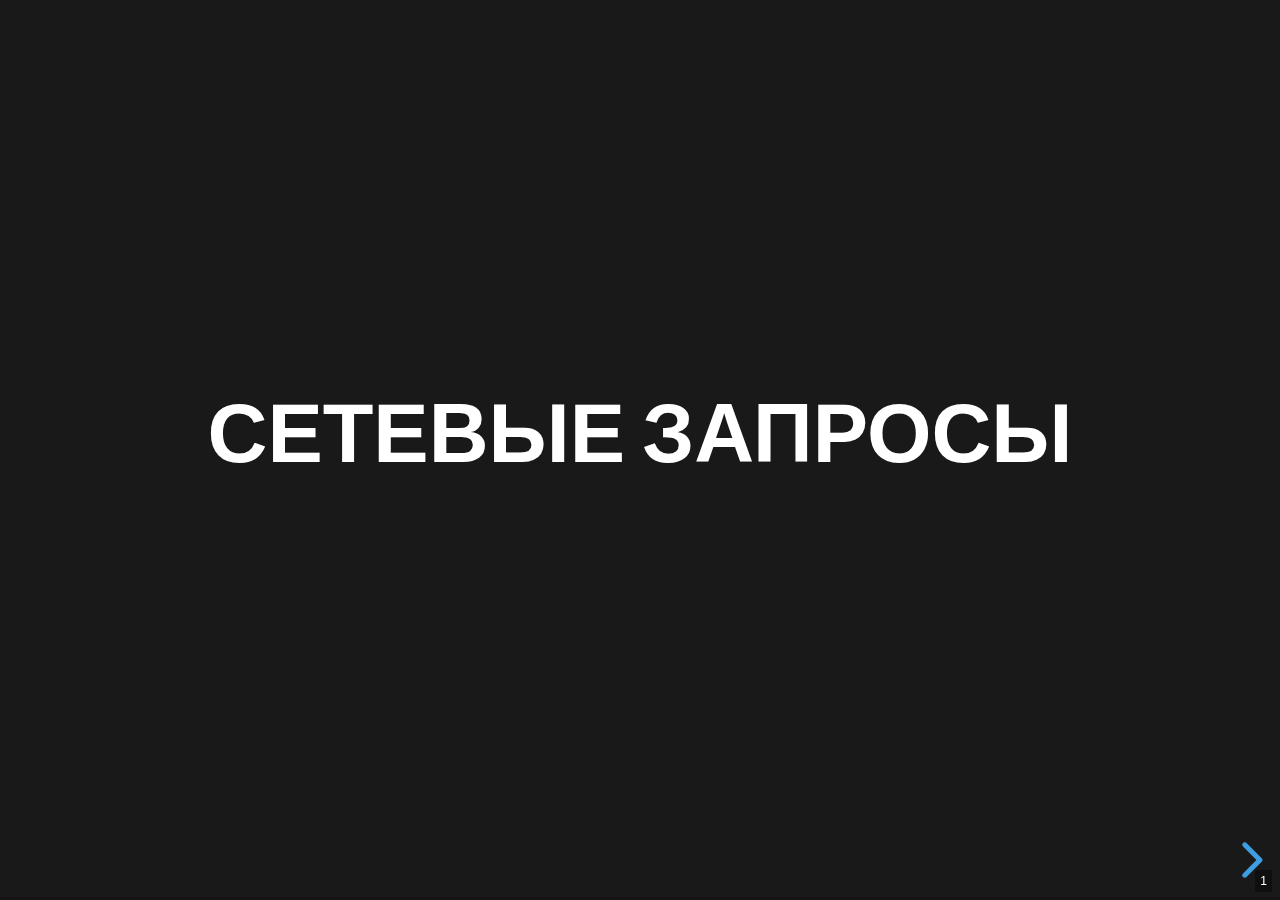
<file: reveal.js-master/index.html>
<!doctype html>
<html lang="en">
<head>
    <meta charset="utf-8">
    <meta name="viewport" content="width=device-width, initial-scale=1.0, maximum-scale=1.0, user-scalable=no">

    <title>Сетевые Запросы</title>

    <link rel="stylesheet" href="dist/reset.css">
    <link rel="stylesheet" href="dist/reveal.css">
    <link rel="stylesheet" href="dist/theme/black.css">
    <link rel="stylesheet" href="plugin/highlight/monokai.css">
</head>
<body>
    <div class="reveal">
        <div class="slides">
            <section data-transition="slide">
                <h2>Сетевые Запросы</h2>
                <aside class="notes">
                    Введение в тему сетевых запросов и их важность в веб-разработке.
                </aside>
            </section>

            <section data-transition="slide">
                <h3>Что такое сетевые запросы?</h3>
                <p>Обмен данными между клиентом и сервером.</p>
                <aside class="notes">
                    Сетевые запросы позволяют клиентам получать и отправлять данные на сервер.
                </aside>
            </section>

            <section data-transition="slide">
                <h3>Методы HTTP</h3>
                <ul>
                    <li>GET</li>
                    <li>POST</li>
                    <li>PUT</li>
                    <li>DELETE</li>
                    <li>PATCH</li>
                    <li>OPTIONS</li>
                </ul>
                <aside class="notes">
                    Каждый метод имеет свои цели и используется для выполнения различных операций с ресурсами.
                </aside>
            </section>

            <section data-transition="slide">
                <h3>Синтаксис Fetch API</h3>
                <pre>
                    <code>let promise = fetch(url, [options]);</code>
                </pre>
                <aside class="notes">
                    Основной синтаксис для выполнения сетевого запроса с использованием Fetch API.
                </aside>
            </section>

            <section data-transition="slide">
                <h3>Параметры options</h3>
                <ul>
                    <li><strong>method</strong>: Метод запроса (GET, POST и т.д.)</li>
                    <li><strong>headers</strong>: Заголовки запроса</li>
                    <li><strong>body</strong>: Тело запроса (для POST и PUT)</li>
                    <li><strong>mode</strong>: Режим CORS (cors, no-cors, same-origin)</li>
                    <li><strong>credentials</strong>: Уровень доступа к кукам</li>
                </ul>
                <aside class="notes">
                    Эти параметры позволяют настроить запрос в зависимости от требований.
                </aside>
            </section>

            <section data-transition="slide">
                <h3>Promise в Fetch API</h3>
                <p>
                    Fetch возвращает Promise, который разрешается при получении ответа от сервера.
                </p>
                <p>
                    Promise представляет собой объект, который может быть в одном из трех состояний:
                </p>
                <ul>
                    <li><strong>Ожидание (Pending)</strong>: начальное состояние, запрос еще не завершен.</li>
                    <li><strong>Исполнено (Fulfilled)</strong>: запрос завершен успешно.</li>
                    <li><strong>Отклонено (Rejected)</strong>: запрос завершен с ошибкой.</li>
                </ul>
                <aside class="notes">
                    Promise позволяет обрабатывать асинхронные операции, используя методы .then() и .catch() для обработки результата и ошибок.
                </aside>
            </section>

            <section data-transition="slide">
                <h3>Объект Response</h3>
                <p>Response содержит информацию о результате запроса.</p>
                <ul>
                    <li><strong>status</strong>: HTTP-статус ответа (например, 200, 404).</li>
                    <li><strong>statusText</strong>: Описание статуса ответа.</li>
                    <li><strong>headers</strong>: Заголовки ответа.</li>
                    <li><strong>body</strong>: Тело ответа, которое можно обработать.</li>
                </ul>
                <aside class="notes">
                    Объект Response предоставляет методы для обработки тела ответа, такие как response.json(), response.text(), response.blob() и другие.
                </aside>
            </section>

            <section data-transition="slide">
                <h3>Пример кода: Использование Fetch API</h3>
                <pre>
                    <code>
                        fetch('https://api.example.com/data', {
                            method: 'GET',
                            headers: {
                                'Content-Type': 'application/json'
                            }
                        })
                        .then(response => {
                            if (!response.ok) {
                                throw new Error('Network response was not ok');
                            }
                            return response.json();
                        })
                        .then(data => console.log(data))
                        .catch(error => console.error('Ошибка:', error));
                    </code>
                </pre>
                <aside class="notes">
                    Пример выполнения GET запроса с обработкой ответа и ошибок.
                </aside>
            </section>

            <section data-transition="slide">
                <h3>Заключение</h3>
                <p>Сетевые запросы — основа взаимодействия с веб-сервисами.</p>
                <aside class="notes">
                    Понимание сетевых запросов критически важно для разработки современных веб-приложений.
                </aside>
            </section>
        </div>
    </div>

    <script src="dist/reveal.js"></script>
    <script src="plugin/notes/notes.js"></script>
    <script src="plugin/markdown/markdown.js"></script>
    <script src="plugin/highlight/highlight.js"></script>
    <script>
        Reveal.initialize({
            hash: true,
            plugins: [ RevealMarkdown, RevealHighlight, RevealNotes ],
            slideNumber: true
        });
    </script>
</body>
</html>
</file>
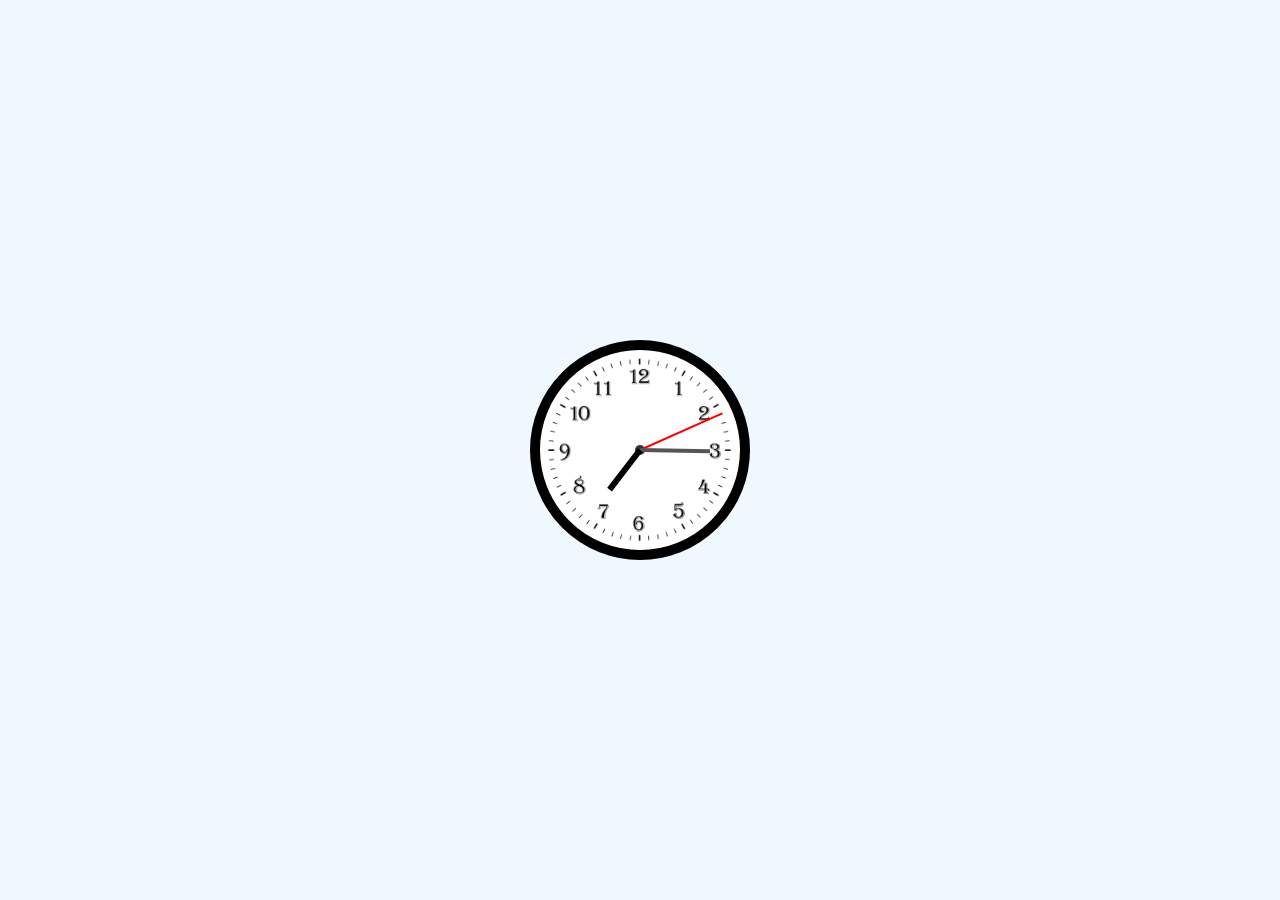
<file: 11/dop.html>
<!DOCTYPE html>
<html lang="ru">
<head>
    <meta charset="UTF-8">
    <meta name="viewport" content="width=device-width, initial-scale=1.0">
    <title>Аналоговые часы</title>
    <link rel="stylesheet" href="dop.css">
</head>
<body>

<div class="clock">
    <img src="clock.png" alt="">
    <div class="arrow hour" id="hour"></div>
    <div class="arrow minute" id="minute"></div>
    <div class="arrow second" id="second"></div>
    <div class="center"></div>
</div>

<script src="dop.js"></script>

</body>
</html>
</file>
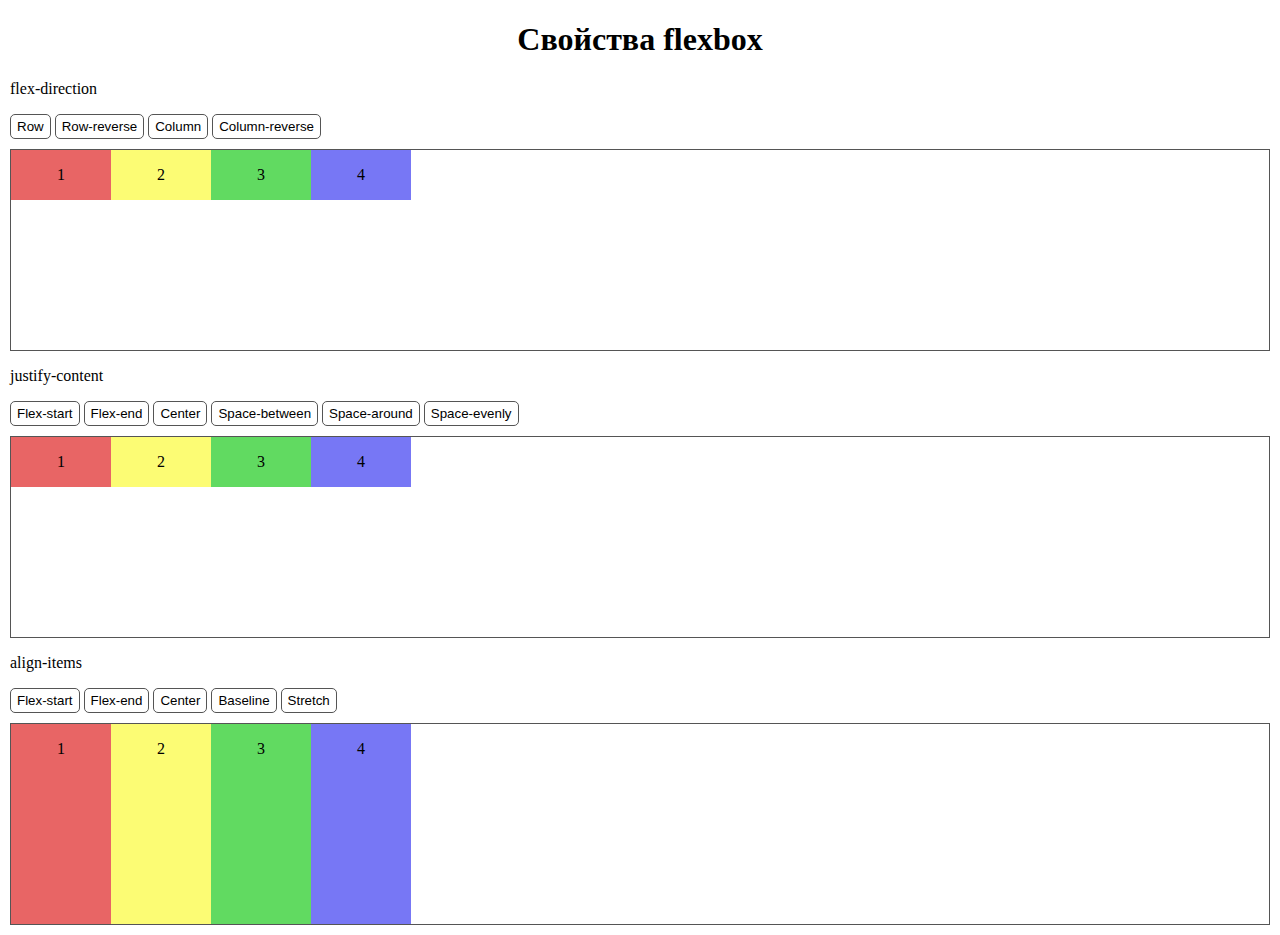
<file: 7/dop.html>
<!DOCTYPE html>
<html lang="en">
<head>
    <meta charset="UTF-8">
    <meta name="viewport" content="width=device-width, initial-scale=1.0">
    <link rel="stylesheet" href="dop.css">
    <title>Flex-dop</title>
</head>
<body>
    <h1>Свойства flexbox</h1>

    <div class="dir">
        <p>flex-direction</p>
        <button onclick="setFlexDirection('row', this)">Row</button>
        <button onclick="setFlexDirection('row-reverse', this)">Row-reverse</button>
        <button onclick="setFlexDirection('column', this)">Column</button>
        <button onclick="setFlexDirection('column-reverse', this)">Column-reverse</button>
    </div>

    <div class="container1">
        <div class="el1"><p>1</p></div>
        <div class="el2"><p>2</p></div>
        <div class="el3"><p>3</p></div>
        <div class="el4"><p>4</p></div>
    </div>

    <div class="jus">
        <p>justify-content</p>
        <button onclick="setJustifyContent('flex-start', this)">Flex-start</button>
        <button onclick="setJustifyContent('flex-end', this)">Flex-end</button>
        <button onclick="setJustifyContent('center', this)">Center</button>
        <button onclick="setJustifyContent('space-between', this)">Space-between</button>
        <button onclick="setJustifyContent('space-around', this)">Space-around</button>
        <button onclick="setJustifyContent('space-evenly', this)">Space-evenly</button>
    </div>

    <div class="container2">
        <div class="el1"><p>1</p></div>
        <div class="el2"><p>2</p></div>
        <div class="el3"><p>3</p></div>
        <div class="el4"><p>4</p></div>
    </div>

    <div class="al">
        <p>align-items</p>
        <button onclick="setAlignItems('flex-start', this)">Flex-start</button>
        <button onclick="setAlignItems('flex-end', this)">Flex-end</button>
        <button onclick="setAlignItems('center', this)">Center</button>
        <button onclick="setAlignItems('baseline', this)">Baseline</button>
        <button onclick="setAlignItems('stretch', this)">Stretch</button>
    </div>
    
    <div class="container3">
        <div class="el3-1"><p>1</p></div>
        <div class="el3-2"><p>2</p></div>
        <div class="el3-3"><p>3</p></div>
        <div class="el3-4"><p>4</p></div>
    </div>

    <script src="dop.js"></script>
</body>
</html>
</file>
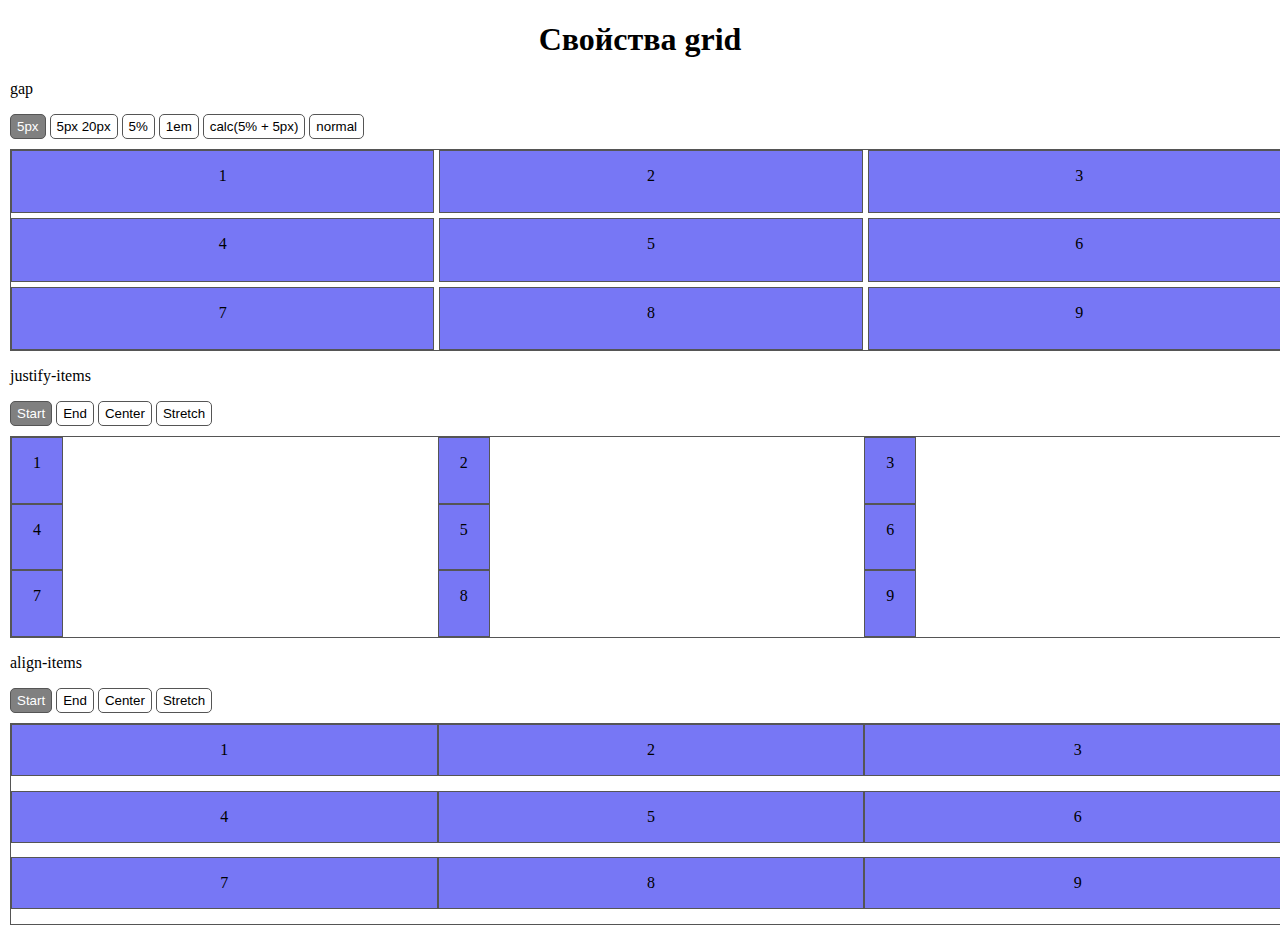
<file: 8/dop.html>
<!DOCTYPE html>
<html lang="en">
<head>
    <meta charset="UTF-8">
    <meta name="viewport" content="width=device-width, initial-scale=1.0">
    <link rel="stylesheet" href="dop.css">
    <title>Grid-dop</title>
</head>
<body>
    <h1>Свойства grid</h1>

    <div class="gap">
        <p>gap</p>
        <button onclick="setGap('5px', this)" class="active">5px</button>
        <button onclick="setGap('5px 20px', this)">5px 20px</button>
        <button onclick="setGap('5%', this)">5%</button>
        <button onclick="setGap('1em', this)">1em</button>
        <button onclick="setGap('calc(5% + 5px)', this)">calc(5% + 5px)</button>
        <button onclick="setGap('normal', this)">normal</button>
    </div>

    <div class="container1">
        <div class="el"><p>1</p></div>
        <div class="el"><p>2</p></div>
        <div class="el"><p>3</p></div>
        <div class="el"><p>4</p></div>
        <div class="el"><p>5</p></div>
        <div class="el"><p>6</p></div>
        <div class="el"><p>7</p></div>
        <div class="el"><p>8</p></div>
        <div class="el"><p>9</p></div>
    </div>

    <div class="jus">
        <p>justify-items</p>
        <button onclick="setJustifyItems('start', this)" class="active">Start</button>
        <button onclick="setJustifyItems('end', this)">End</button>
        <button onclick="setJustifyItems('center', this)">Center</button>
        <button onclick="setJustifyItems('stretch', this)">Stretch</button>
    </div>

    <div class="container2">
        <div class="el"><p>1</p></div>
        <div class="el"><p>2</p></div>
        <div class="el"><p>3</p></div>
        <div class="el"><p>4</p></div>
        <div class="el"><p>5</p></div>
        <div class="el"><p>6</p></div>
        <div class="el"><p>7</p></div>
        <div class="el"><p>8</p></div>
        <div class="el"><p>9</p></div>
    </div>

    <div class="al">
        <p>align-items</p>
        <button onclick="setAlignItems('start', this)" class="active">Start</button>
        <button onclick="setAlignItems('end', this)">End</button>
        <button onclick="setAlignItems('center', this)">Center</button>
        <button onclick="setAlignItems('stretch', this)">Stretch</button>
    </div>
    
    <div class="container3">
        <div class="el"><p>1</p></div>
        <div class="el"><p>2</p></div>
        <div class="el"><p>3</p></div>
        <div class="el"><p>4</p></div>
        <div class="el"><p>5</p></div>
        <div class="el"><p>6</p></div>
        <div class="el"><p>7</p></div>
        <div class="el"><p>8</p></div>
        <div class="el"><p>9</p></div>
    </div>
    
    <script src="dop.js"></script>
</body>
</html>
</file>
<file: 1/style.css>
body {
    line-height: 1.6;
    margin: 0;
    padding: 50px;
    background-color: #fafafa;
}
h1 {
    text-align: center;
    margin-top: 20px;
}

h2 {
    margin-top: 40px;
    border-bottom: 2px solid #2c3e50;
    padding-bottom: 5px;
}
p{
    text-align: justify;
}

ul {
    list-style-type: none;
    padding: 0;
}

li {
    margin: 10px 0;
}

a {
    text-decoration: none;
}

table {
    width: 100%;
    border-collapse: collapse;
    margin: 20px 0;
}

td {
    padding: 10px;
    border: 1px solid #ccc;
}

.img-container {
    display: flex;
    flex-wrap: wrap;
    justify-content: flex-start;
}

img {
    margin: 5px;
    height: 250px;
}
</file>
<file: 2/style.css>
body {
    font-family: Arial, sans-serif;
    margin: 20px;
}

.map, .video {
    margin-bottom: 20px;
    border: 1px solid #ccc;
    border-radius: 5px;
    display: flex;
    justify-content: center;
}

h3 {
    margin: 10px;
}

iframe {
    width: 70%;
    height: 400px;
    border: none;
}
</file>
<file: 3/style.css>
body {
    font-family: 'Montserrat';
    margin: 0 50px;
    padding: 0; 
    background-color: #ffffff;
}

header {
    display: flex;
    justify-content: space-between;
    align-items: center;
    padding: 20px;
    background-color: #ffffff;
}

nav ul {
    list-style-type: none;
    margin: 0;
    padding: 0;
}

nav li {
    display: inline;
    margin-left: 20px;
}

nav a {
    text-decoration: none;
    color: #000;
}

nav a:visited {
    color: #000;
}

.logo {
    height: 50px;
}

figure {
    margin: 0;
    padding: 0;
}

.poster {
    width: 100%;
    height: auto;
}

main {
    padding: 0;
}

.plot-section {
    text-align: center; 
    padding: 20px; 
}

.plot-title {
    font-size: 2.5em;
    margin: 20px 0;
}

.plot-description {
    font-size: 1.2em;
    margin: 10px 0;
}

section {
    margin-bottom: 40px;
}

.emotion {
    display: flex;
    align-items: center;
    padding: 10px;
}

.emotion img {
    border-radius: 50%;
    width: 300px; 
    height: 300px; 
    object-fit: cover;
    margin-left: 200px;
}

.emotion p, figcaption {
    font-size: 1.5em;
    margin-left: 20px;
    margin-right: 200px;
}

.white-background {
    background-color: #ffffff;
    
}

.gray-background {
    background-color: #f8f8f8;
}

blockquote {
    border-left: 4px solid #ccc;
    padding-left: 20px;
    margin: 20px 0;
}

footer {
    text-align: center;
    padding: 20px;
    background-color: #f0f0f0;
}

.emotions-header {
    position: relative;
    text-align: center;
}

.emotions-background {
    width: 100%;
    height: auto;
}

.emotions-title {
    position: absolute;
    top: 50%;
    left: 50%;
    transform: translate(-50%, -50%);
    font-size: 4em;
    color: white;
}
</file>
<file: 4/style.css>
body {
    font-family: Arial, sans-serif;
    margin: 20px;
    padding: 0;
    background-color: #f4f4f4;
}
form {
    background: #fff;
    padding: 20px;
    border-radius: 5px;
    box-shadow: 0 2px 10px rgba(0, 0, 0, 0.1);
}
fieldset {
    border: 1px solid #ccc;
    margin-bottom: 20px;
    padding: 10px 30px 10px 10px;
}
legend {
    padding: 0 10px;
    font-weight: bold;
}
label {
    display: block;
    margin: 10px 0 5px;
}
input[type="text"], input[type="tel"], input[type="email"], input[type="file"], input[type="url"], textarea {
    width: 100%;
    padding: 8px;
    margin-bottom: 10px;
    border: 1px solid #ccc;
    border-radius: 4px;
}
input[type="submit"], input[type="reset"]{
    background-color: #28a745;
    color: white;
    border: none;
    padding: 10px 15px;
    border-radius: 4px;
    cursor: pointer;
}
input[type="submit"]:hover, input[type="reset"]:hover {
    background-color: #218838;
}
</file>
<file: 5/style.css>
@font-face {
    font-family: 'Lobster';
    src: url(./fonts/Lobster/Lobster-Regular.ttf);
}

@font-face {
	font-family: 'Oswald'; 
	src: url(./fonts/Oswald/Oswald-VariableFont_wght.ttf); 
}

@font-face {
    font-family: 'MyFont';
    src: url(./fonts/Myfont-Regular.ttf);
}

body {
    line-height: 1.6;
    margin: 0;
    padding: 0 50px;
    background-color: #e8e8e8;
    display: flex;
    justify-content: center;
    align-items: center;
}

.container{
    max-width: 1440px;
    width: 100%;
}

h1 {
    text-align: center;
    margin-top: 20px;
}

h2 {
    margin-top: 40px;
    border-bottom: 2px solid #2c3e50;
    padding-bottom: 5px;
}

p{
    text-align: justify;
}

.inside_out_2{
    font-family: 'MyFont';
    text-align: center;
}

.rise_of_the_guardians{
    font-family: 'Lobster';
    text-align: justify;
}

.soul{
    font-family: 'Oswald';
    text-align: left;
}

.bold-text{
    font-weight: bold;
}

ul {
    list-style-type: none;
    padding: 0;
}

li {
    margin: 10px 0;
}

a {
    text-decoration: none;
    color: black;
}

table {
    width: 100%;
    border-collapse: collapse;
    margin: 20px 0;
}

td {
    padding: 10px;
    border: 1px solid #b8b8b8;
}

img {
    margin: 5px;
    height: 250px;
    width: 250px;
    border-radius: 10px;
    object-fit: cover;
}

.images{
    display: flex;
    justify-content: space-around;
}
</file>
<file: 6/style.css>
html {
    font-family: sans-serif;
  }

body {
  margin: 0;
}

header {
  background: rgb(52, 206, 142);
  height: 100px;
}

h1 {
  text-align: center;
  color: white;
  line-height: 100px;
  margin: 0;
}

button {
  margin: 50px;
  font-size: 20px;
  background-color: red;
  animation: vibrate 0.1s linear infinite alternate;
}

button:hover{
  animation-play-state: paused;
  background-color: green;
}

@keyframes vibrate {
  0% {transform: translateX(0);}
  100% {transform: translate(5px);}
}

a {
  font-size: 20px;
  color: black;
  text-decoration: none;
  position: relative;
}

a:hover{
  color: green;
}

a:hover::after{
  content: '';
  height: 2px;
  background-color: green;
  position: absolute;
  bottom: -3px;
  left: 50%;
  transform: translateX(-50%);
  animation: underline 1s forwards;
}

@keyframes underline {
  0% {width: 0;}
  100% {width: 100%;}
}

.container{
  display: flex;
  flex-direction: row;
  justify-content: space-around;
}

.ball-container{
  display: flex;
  justify-content: center;
}

.ball{
  border-radius: 50%;
  background-color: red;
  width: 100px;
  height: 100px;
  position: relative;
  animation: ball 5s ease-in-out forwards;
}

@keyframes ball {
  0% {}
  20% {transform: translateY(400px) scaleY(0.7);}
  35% {transform: translateY(200px);}
  50% {transform: translateY(400px) scaleY(0.7);}
  60% {transform: translateY(300px);}
  70% {transform: translateY(400px) scaleY(0.8);}
  77% {transform: translateY(350px);}
  85% {transform: translateY(400px) scaleY(0.8);}
  90% {transform: translateY(375px);}
  95% {transform: translateY(400px) scaleY(0.9);}
  98% {transform: translateY(390px);}
  99% {transform: translateY(400px) scaleY(0.9);}
  100% {transform: translateY(400px);}
}


.newton_cradle {
  width: 250px;
  height: 160px;
  border-top: 10px solid grey;
}

.newton_ball {
  z-index: -1;
  float: left;
  position: relative;
  margin-top: 100px; 
  width: 50px; 
  height: 50px;
  background-color: grey;
  border-radius: 50%;
  transform-origin: 50% -100px;
}

.newton_ball::after {
  content: '';
  position: absolute;
  top: -100px;
  left: 24px;
  height: 100px;
  width: 1px;
  background: gray;
}

.newton_ball:nth-child(1) {animation: ball1 0.5s infinite alternate 0.5s ease-out;}
.newton_ball:nth-child(5) {animation: ball5 0.5s infinite alternate ease-out;}

@keyframes ball1{
  0% {}
  50% {transform: rotate(0);}
  100% {transform: rotate(30deg);}
}
@keyframes ball5{
  0% {}
  50% {transform: rotate(0);}
  100% {transform: rotate(-30deg);}
}
</file>
<file: 7/style.css>
html {
    font-family: sans-serif;
}

body {
  margin: 0;
}

header {
  background: rgb(52, 206, 142);
  height: 100px;
}

h1 {
  text-align: center;
  color: white;
  line-height: 100px;
  margin: 0;
}

article {
  padding: 10px;
  margin: 10px;
  background: rgba(16, 233, 215, 0.178);
}

.d1-3{
  display: flex;
}

.d4-10{
  display: flex;
  flex-direction: row-reverse;
}

.d4-6{
  display: flex;
  flex-direction: column-reverse;
}

.d7-10{
  display: flex;
  flex-direction: column;
}

.d7-8, .d9-10{
  display: flex;
  flex-direction: row;
  flex: 1;
}
</file>
<file: 8/style.css>
html {
    font-family: sans-serif;
  }

  body {
    margin: 0;
  }

  header {
    background: rgb(52, 206, 142);
    height: 100px;
  }

  h1 {
    text-align: center;
    color: white;
    line-height: 100px;
    margin: 0;
  }

  article {
    padding: 10px;
    margin: 10px;
    background: rgba(16, 233, 215, 0.178);
  }



.grid{
  display: grid;
  grid-template-areas: 
      'g1 g2 g3 g3'
      'g1 g4 g3 g3'
      'g1 g5 g6 g7'
      'g8 g9 g9 g10'
}

article:first-child{
  grid-area: g1;
}

article:nth-child(2){
  grid-area: g2;
}

article:nth-child(3){
  grid-area: g3;
}

article:nth-child(4){
  grid-area: g4;
}

article:nth-child(5){
  grid-area: g5;
}

article:nth-child(6){
  grid-area: g6;
}

article:nth-child(7){
  grid-area: g7;
}

article:nth-child(8){
  grid-area: g8;
}

article:nth-child(9){
  grid-area: g9;
}

article:last-child{
  grid-area: g10;
}
</file>
<file: 9/style.css>
html {
    font-family: sans-serif;
  }

  body {
    margin: 0;
  }

  header {
    background: rgb(52, 206, 142);
    height: 100px;
  }

  h1 {
    text-align: center;
    color: white;
    line-height: 100px;
    margin: 0;
  }

  article {
    padding: 10px;
    margin: 10px;
    background: rgba(16, 233, 215, 0.178);
  }

.adaptive{
  display: grid;
  grid-template-columns: repeat(4, 1fr);
}

.adaptive article:nth-child(1), .adaptive article:nth-child(2), .adaptive article:nth-child(4), .adaptive article:nth-child(5){
  grid-column: span 2;
}

.adaptive article:nth-child(3){
  grid-column: span 4;
}

@media (min-width: 700px) and (max-width: 1399px){
  .adaptive{
    grid-template-columns: repeat(2, 1fr);
  }

  .adaptive article:nth-child(n) {
    grid-column: span 1;
  }

  .adaptive article:nth-child(1), .adaptive article:nth-child(2), .adaptive article:nth-child(3){
    grid-column: span 2;
  }
}

@media (max-width: 699px) {
  .adaptive{
    grid-template-columns: 1fr;
  }

  .adaptive article:nth-child(n) {
    grid-column: span 1;
  }
}
</file>
<file: reveal.js-master/dist/reveal.css>
/**
 * reveal.js 5.1.0
 * https://revealjs.com
 * MIT licensed
 *
 * Copyright (C) 2011-2024 Hakim El Hattab, https://hakim.se
 */

.reveal .r-stretch,.reveal .stretch{max-width:none;max-height:none}.reveal pre.r-stretch code,.reveal pre.stretch code{height:100%;max-height:100%;box-sizing:border-box}.reveal .r-fit-text{display:inline-block;white-space:nowrap}.reveal .r-stack{display:grid;grid-template-rows:100%}.reveal .r-stack>*{grid-area:1/1;margin:auto}.reveal .r-hstack,.reveal .r-vstack{display:flex}.reveal .r-hstack img,.reveal .r-hstack video,.reveal .r-vstack img,.reveal .r-vstack video{min-width:0;min-height:0;object-fit:contain}.reveal .r-vstack{flex-direction:column;align-items:center;justify-content:center}.reveal .r-hstack{flex-direction:row;align-items:center;justify-content:center}.reveal .items-stretch{align-items:stretch}.reveal .items-start{align-items:flex-start}.reveal .items-center{align-items:center}.reveal .items-end{align-items:flex-end}.reveal .justify-between{justify-content:space-between}.reveal .justify-around{justify-content:space-around}.reveal .justify-start{justify-content:flex-start}.reveal .justify-center{justify-content:center}.reveal .justify-end{justify-content:flex-end}html.reveal-full-page{width:100%;height:100%;height:100vh;height:calc(var(--vh,1vh) * 100);height:100dvh;overflow:hidden}.reveal-viewport{height:100%;overflow:hidden;position:relative;line-height:1;margin:0;background-color:#fff;color:#000;--r-controls-spacing:12px;--r-overlay-header-height:40px;--r-overlay-margin:0px;--r-overlay-padding:6px;--r-overlay-gap:5px}.reveal-viewport:fullscreen{top:0!important;left:0!important;width:100%!important;height:100%!important;transform:none!important}.reveal .fragment{transition:all .2s ease}.reveal .fragment:not(.custom){opacity:0;visibility:hidden;will-change:opacity}.reveal .fragment.visible{opacity:1;visibility:inherit}.reveal .fragment.disabled{transition:none}.reveal .fragment.grow{opacity:1;visibility:inherit}.reveal .fragment.grow.visible{transform:scale(1.3)}.reveal .fragment.shrink{opacity:1;visibility:inherit}.reveal .fragment.shrink.visible{transform:scale(.7)}.reveal .fragment.zoom-in{transform:scale(.1)}.reveal .fragment.zoom-in.visible{transform:none}.reveal .fragment.fade-out{opacity:1;visibility:inherit}.reveal .fragment.fade-out.visible{opacity:0;visibility:hidden}.reveal .fragment.semi-fade-out{opacity:1;visibility:inherit}.reveal .fragment.semi-fade-out.visible{opacity:.5;visibility:inherit}.reveal .fragment.strike{opacity:1;visibility:inherit}.reveal .fragment.strike.visible{text-decoration:line-through}.reveal .fragment.fade-up{transform:translate(0,40px)}.reveal .fragment.fade-up.visible{transform:translate(0,0)}.reveal .fragment.fade-down{transform:translate(0,-40px)}.reveal .fragment.fade-down.visible{transform:translate(0,0)}.reveal .fragment.fade-right{transform:translate(-40px,0)}.reveal .fragment.fade-right.visible{transform:translate(0,0)}.reveal .fragment.fade-left{transform:translate(40px,0)}.reveal .fragment.fade-left.visible{transform:translate(0,0)}.reveal .fragment.current-visible,.reveal .fragment.fade-in-then-out{opacity:0;visibility:hidden}.reveal .fragment.current-visible.current-fragment,.reveal .fragment.fade-in-then-out.current-fragment{opacity:1;visibility:inherit}.reveal .fragment.fade-in-then-semi-out{opacity:0;visibility:hidden}.reveal .fragment.fade-in-then-semi-out.visible{opacity:.5;visibility:inherit}.reveal .fragment.fade-in-then-semi-out.current-fragment{opacity:1;visibility:inherit}.reveal .fragment.highlight-blue,.reveal .fragment.highlight-current-blue,.reveal .fragment.highlight-current-green,.reveal .fragment.highlight-current-red,.reveal .fragment.highlight-green,.reveal .fragment.highlight-red{opacity:1;visibility:inherit}.reveal .fragment.highlight-red.visible{color:#ff2c2d}.reveal .fragment.highlight-green.visible{color:#17ff2e}.reveal .fragment.highlight-blue.visible{color:#1b91ff}.reveal .fragment.highlight-current-red.current-fragment{color:#ff2c2d}.reveal .fragment.highlight-current-green.current-fragment{color:#17ff2e}.reveal .fragment.highlight-current-blue.current-fragment{color:#1b91ff}.reveal:after{content:"";font-style:italic}.reveal iframe{z-index:1}.reveal a{position:relative}@keyframes bounce-right{0%,10%,25%,40%,50%{transform:translateX(0)}20%{transform:translateX(10px)}30%{transform:translateX(-5px)}}@keyframes bounce-left{0%,10%,25%,40%,50%{transform:translateX(0)}20%{transform:translateX(-10px)}30%{transform:translateX(5px)}}@keyframes bounce-down{0%,10%,25%,40%,50%{transform:translateY(0)}20%{transform:translateY(10px)}30%{transform:translateY(-5px)}}.reveal .controls{display:none;position:absolute;top:auto;bottom:var(--r-controls-spacing);right:var(--r-controls-spacing);left:auto;z-index:11;color:#000;pointer-events:none;font-size:10px}.reveal .controls button{position:absolute;padding:0;background-color:transparent;border:0;outline:0;cursor:pointer;color:currentColor;transform:scale(.9999);transition:color .2s ease,opacity .2s ease,transform .2s ease;z-index:2;pointer-events:auto;font-size:inherit;visibility:hidden;opacity:0;-webkit-appearance:none;-webkit-tap-highlight-color:transparent}.reveal .controls .controls-arrow:after,.reveal .controls .controls-arrow:before{content:"";position:absolute;top:0;left:0;width:2.6em;height:.5em;border-radius:.25em;background-color:currentColor;transition:all .15s ease,background-color .8s ease;transform-origin:.2em 50%;will-change:transform}.reveal .controls .controls-arrow{position:relative;width:3.6em;height:3.6em}.reveal .controls .controls-arrow:before{transform:translateX(.5em) translateY(1.55em) rotate(45deg)}.reveal .controls .controls-arrow:after{transform:translateX(.5em) translateY(1.55em) rotate(-45deg)}.reveal .controls .controls-arrow:hover:before{transform:translateX(.5em) translateY(1.55em) rotate(40deg)}.reveal .controls .controls-arrow:hover:after{transform:translateX(.5em) translateY(1.55em) rotate(-40deg)}.reveal .controls .controls-arrow:active:before{transform:translateX(.5em) translateY(1.55em) rotate(36deg)}.reveal .controls .controls-arrow:active:after{transform:translateX(.5em) translateY(1.55em) rotate(-36deg)}.reveal .controls .navigate-left{right:6.4em;bottom:3.2em;transform:translateX(-10px)}.reveal .controls .navigate-left.highlight{animation:bounce-left 2s 50 both ease-out}.reveal .controls .navigate-right{right:0;bottom:3.2em;transform:translateX(10px)}.reveal .controls .navigate-right .controls-arrow{transform:rotate(180deg)}.reveal .controls .navigate-right.highlight{animation:bounce-right 2s 50 both ease-out}.reveal .controls .navigate-up{right:3.2em;bottom:6.4em;transform:translateY(-10px)}.reveal .controls .navigate-up .controls-arrow{transform:rotate(90deg)}.reveal .controls .navigate-down{right:3.2em;bottom:-1.4em;padding-bottom:1.4em;transform:translateY(10px)}.reveal .controls .navigate-down .controls-arrow{transform:rotate(-90deg)}.reveal .controls .navigate-down.highlight{animation:bounce-down 2s 50 both ease-out}.reveal .controls[data-controls-back-arrows=faded] .navigate-up.enabled{opacity:.3}.reveal .controls[data-controls-back-arrows=faded] .navigate-up.enabled:hover{opacity:1}.reveal .controls[data-controls-back-arrows=hidden] .navigate-up.enabled{opacity:0;visibility:hidden}.reveal .controls .enabled{visibility:visible;opacity:.9;cursor:pointer;transform:none}.reveal .controls .enabled.fragmented{opacity:.5}.reveal .controls .enabled.fragmented:hover,.reveal .controls .enabled:hover{opacity:1}.reveal:not(.rtl) .controls[data-controls-back-arrows=faded] .navigate-left.enabled{opacity:.3}.reveal:not(.rtl) .controls[data-controls-back-arrows=faded] .navigate-left.enabled:hover{opacity:1}.reveal:not(.rtl) .controls[data-controls-back-arrows=hidden] .navigate-left.enabled{opacity:0;visibility:hidden}.reveal.rtl .controls[data-controls-back-arrows=faded] .navigate-right.enabled{opacity:.3}.reveal.rtl .controls[data-controls-back-arrows=faded] .navigate-right.enabled:hover{opacity:1}.reveal.rtl .controls[data-controls-back-arrows=hidden] .navigate-right.enabled{opacity:0;visibility:hidden}.reveal[data-navigation-mode=linear].has-horizontal-slides .navigate-down,.reveal[data-navigation-mode=linear].has-horizontal-slides .navigate-up{display:none}.reveal:not(.has-vertical-slides) .controls .navigate-left,.reveal[data-navigation-mode=linear].has-horizontal-slides .navigate-left{bottom:1.4em;right:5.5em}.reveal:not(.has-vertical-slides) .controls .navigate-right,.reveal[data-navigation-mode=linear].has-horizontal-slides .navigate-right{bottom:1.4em;right:.5em}.reveal:not(.has-horizontal-slides) .controls .navigate-up{right:1.4em;bottom:5em}.reveal:not(.has-horizontal-slides) .controls .navigate-down{right:1.4em;bottom:.5em}.reveal.has-dark-background .controls{color:#fff}.reveal.has-light-background .controls{color:#000}.reveal.no-hover .controls .controls-arrow:active:before,.reveal.no-hover .controls .controls-arrow:hover:before{transform:translateX(.5em) translateY(1.55em) rotate(45deg)}.reveal.no-hover .controls .controls-arrow:active:after,.reveal.no-hover .controls .controls-arrow:hover:after{transform:translateX(.5em) translateY(1.55em) rotate(-45deg)}@media screen and (min-width:500px){.reveal-viewport{--r-controls-spacing:0.8em}.reveal .controls[data-controls-layout=edges]{top:0;right:0;bottom:0;left:0}.reveal .controls[data-controls-layout=edges] .navigate-down,.reveal .controls[data-controls-layout=edges] .navigate-left,.reveal .controls[data-controls-layout=edges] .navigate-right,.reveal .controls[data-controls-layout=edges] .navigate-up{bottom:auto;right:auto}.reveal .controls[data-controls-layout=edges] .navigate-left{top:50%;left:var(--r-controls-spacing);margin-top:-1.8em}.reveal .controls[data-controls-layout=edges] .navigate-right{top:50%;right:var(--r-controls-spacing);margin-top:-1.8em}.reveal .controls[data-controls-layout=edges] .navigate-up{top:var(--r-controls-spacing);left:50%;margin-left:-1.8em}.reveal .controls[data-controls-layout=edges] .navigate-down{bottom:calc(var(--r-controls-spacing) - 1.4em + .3em);left:50%;margin-left:-1.8em}}.reveal .progress{position:absolute;display:none;height:3px;width:100%;bottom:0;left:0;z-index:10;background-color:rgba(0,0,0,.2);color:#fff}.reveal .progress:after{content:"";display:block;position:absolute;height:10px;width:100%;top:-10px}.reveal .progress span{display:block;height:100%;width:100%;background-color:currentColor;transition:transform .8s cubic-bezier(.26,.86,.44,.985);transform-origin:0 0;transform:scaleX(0)}.reveal .slide-number{position:absolute;display:block;right:8px;bottom:8px;z-index:31;font-family:Helvetica,sans-serif;font-size:12px;line-height:1;color:#fff;background-color:rgba(0,0,0,.4);padding:5px}.reveal .slide-number a{color:currentColor}.reveal .slide-number-delimiter{margin:0 3px}.reveal{position:relative;width:100%;height:100%;overflow:hidden;touch-action:pinch-zoom}.reveal.embedded{touch-action:pan-y}.reveal.embedded.is-vertical-slide{touch-action:none}.reveal .slides{position:absolute;width:100%;height:100%;top:0;right:0;bottom:0;left:0;margin:auto;pointer-events:none;overflow:visible;z-index:1;text-align:center;perspective:600px;perspective-origin:50% 40%}.reveal .slides>section{perspective:600px}.reveal .slides>section,.reveal .slides>section>section{display:none;position:absolute;width:100%;pointer-events:auto;z-index:10;transform-style:flat;transition:transform-origin .8s cubic-bezier(.26,.86,.44,.985),transform .8s cubic-bezier(.26,.86,.44,.985),visibility .8s cubic-bezier(.26,.86,.44,.985),opacity .8s cubic-bezier(.26,.86,.44,.985)}.reveal[data-transition-speed=fast] .slides section{transition-duration:.4s}.reveal[data-transition-speed=slow] .slides section{transition-duration:1.2s}.reveal .slides section[data-transition-speed=fast]{transition-duration:.4s}.reveal .slides section[data-transition-speed=slow]{transition-duration:1.2s}.reveal .slides>section.stack{padding-top:0;padding-bottom:0;pointer-events:none;height:100%}.reveal .slides>section.present,.reveal .slides>section>section.present{display:block;z-index:11;opacity:1}.reveal .slides>section:empty,.reveal .slides>section>section:empty,.reveal .slides>section>section[data-background-interactive],.reveal .slides>section[data-background-interactive]{pointer-events:none}.reveal.center,.reveal.center .slides,.reveal.center .slides section{min-height:0!important}.reveal .slides>section:not(.present),.reveal .slides>section>section:not(.present){pointer-events:none}.reveal.overview .slides>section,.reveal.overview .slides>section>section{pointer-events:auto}.reveal .slides>section.future,.reveal .slides>section.future>section,.reveal .slides>section.past,.reveal .slides>section.past>section,.reveal .slides>section>section.future,.reveal .slides>section>section.past{opacity:0}.reveal .slides>section[data-transition=slide].past,.reveal .slides>section[data-transition~=slide-out].past,.reveal.slide .slides>section:not([data-transition]).past{transform:translate(-150%,0)}.reveal .slides>section[data-transition=slide].future,.reveal .slides>section[data-transition~=slide-in].future,.reveal.slide .slides>section:not([data-transition]).future{transform:translate(150%,0)}.reveal .slides>section>section[data-transition=slide].past,.reveal .slides>section>section[data-transition~=slide-out].past,.reveal.slide .slides>section>section:not([data-transition]).past{transform:translate(0,-150%)}.reveal .slides>section>section[data-transition=slide].future,.reveal .slides>section>section[data-transition~=slide-in].future,.reveal.slide .slides>section>section:not([data-transition]).future{transform:translate(0,150%)}.reveal .slides>section[data-transition=linear].past,.reveal .slides>section[data-transition~=linear-out].past,.reveal.linear .slides>section:not([data-transition]).past{transform:translate(-150%,0)}.reveal .slides>section[data-transition=linear].future,.reveal .slides>section[data-transition~=linear-in].future,.reveal.linear .slides>section:not([data-transition]).future{transform:translate(150%,0)}.reveal .slides>section>section[data-transition=linear].past,.reveal .slides>section>section[data-transition~=linear-out].past,.reveal.linear .slides>section>section:not([data-transition]).past{transform:translate(0,-150%)}.reveal .slides>section>section[data-transition=linear].future,.reveal .slides>section>section[data-transition~=linear-in].future,.reveal.linear .slides>section>section:not([data-transition]).future{transform:translate(0,150%)}.reveal .slides section[data-transition=default].stack,.reveal.default .slides section.stack{transform-style:preserve-3d}.reveal .slides>section[data-transition=default].past,.reveal .slides>section[data-transition~=default-out].past,.reveal.default .slides>section:not([data-transition]).past{transform:translate3d(-100%,0,0) rotateY(-90deg) translate3d(-100%,0,0)}.reveal .slides>section[data-transition=default].future,.reveal .slides>section[data-transition~=default-in].future,.reveal.default .slides>section:not([data-transition]).future{transform:translate3d(100%,0,0) rotateY(90deg) translate3d(100%,0,0)}.reveal .slides>section>section[data-transition=default].past,.reveal .slides>section>section[data-transition~=default-out].past,.reveal.default .slides>section>section:not([data-transition]).past{transform:translate3d(0,-300px,0) rotateX(70deg) translate3d(0,-300px,0)}.reveal .slides>section>section[data-transition=default].future,.reveal .slides>section>section[data-transition~=default-in].future,.reveal.default .slides>section>section:not([data-transition]).future{transform:translate3d(0,300px,0) rotateX(-70deg) translate3d(0,300px,0)}.reveal .slides section[data-transition=convex].stack,.reveal.convex .slides section.stack{transform-style:preserve-3d}.reveal .slides>section[data-transition=convex].past,.reveal .slides>section[data-transition~=convex-out].past,.reveal.convex .slides>section:not([data-transition]).past{transform:translate3d(-100%,0,0) rotateY(-90deg) translate3d(-100%,0,0)}.reveal .slides>section[data-transition=convex].future,.reveal .slides>section[data-transition~=convex-in].future,.reveal.convex .slides>section:not([data-transition]).future{transform:translate3d(100%,0,0) rotateY(90deg) translate3d(100%,0,0)}.reveal .slides>section>section[data-transition=convex].past,.reveal .slides>section>section[data-transition~=convex-out].past,.reveal.convex .slides>section>section:not([data-transition]).past{transform:translate3d(0,-300px,0) rotateX(70deg) translate3d(0,-300px,0)}.reveal .slides>section>section[data-transition=convex].future,.reveal .slides>section>section[data-transition~=convex-in].future,.reveal.convex .slides>section>section:not([data-transition]).future{transform:translate3d(0,300px,0) rotateX(-70deg) translate3d(0,300px,0)}.reveal .slides section[data-transition=concave].stack,.reveal.concave .slides section.stack{transform-style:preserve-3d}.reveal .slides>section[data-transition=concave].past,.reveal .slides>section[data-transition~=concave-out].past,.reveal.concave .slides>section:not([data-transition]).past{transform:translate3d(-100%,0,0) rotateY(90deg) translate3d(-100%,0,0)}.reveal .slides>section[data-transition=concave].future,.reveal .slides>section[data-transition~=concave-in].future,.reveal.concave .slides>section:not([data-transition]).future{transform:translate3d(100%,0,0) rotateY(-90deg) translate3d(100%,0,0)}.reveal .slides>section>section[data-transition=concave].past,.reveal .slides>section>section[data-transition~=concave-out].past,.reveal.concave .slides>section>section:not([data-transition]).past{transform:translate3d(0,-80%,0) rotateX(-70deg) translate3d(0,-80%,0)}.reveal .slides>section>section[data-transition=concave].future,.reveal .slides>section>section[data-transition~=concave-in].future,.reveal.concave .slides>section>section:not([data-transition]).future{transform:translate3d(0,80%,0) rotateX(70deg) translate3d(0,80%,0)}.reveal .slides section[data-transition=zoom],.reveal.zoom .slides section:not([data-transition]){transition-timing-function:ease}.reveal .slides>section[data-transition=zoom].past,.reveal .slides>section[data-transition~=zoom-out].past,.reveal.zoom .slides>section:not([data-transition]).past{visibility:hidden;transform:scale(16)}.reveal .slides>section[data-transition=zoom].future,.reveal .slides>section[data-transition~=zoom-in].future,.reveal.zoom .slides>section:not([data-transition]).future{visibility:hidden;transform:scale(.2)}.reveal .slides>section>section[data-transition=zoom].past,.reveal .slides>section>section[data-transition~=zoom-out].past,.reveal.zoom .slides>section>section:not([data-transition]).past{transform:scale(16)}.reveal .slides>section>section[data-transition=zoom].future,.reveal .slides>section>section[data-transition~=zoom-in].future,.reveal.zoom .slides>section>section:not([data-transition]).future{transform:scale(.2)}.reveal.cube .slides{perspective:1300px}.reveal.cube .slides section{padding:30px;min-height:700px;backface-visibility:hidden;box-sizing:border-box;transform-style:preserve-3d}.reveal.center.cube .slides section{min-height:0}.reveal.cube .slides section:not(.stack):before{content:"";position:absolute;display:block;width:100%;height:100%;left:0;top:0;background:rgba(0,0,0,.1);border-radius:4px;transform:translateZ(-20px)}.reveal.cube .slides section:not(.stack):after{content:"";position:absolute;display:block;width:90%;height:30px;left:5%;bottom:0;background:0 0;z-index:1;border-radius:4px;box-shadow:0 95px 25px rgba(0,0,0,.2);transform:translateZ(-90px) rotateX(65deg)}.reveal.cube .slides>section.stack{padding:0;background:0 0}.reveal.cube .slides>section.past{transform-origin:100% 0;transform:translate3d(-100%,0,0) rotateY(-90deg)}.reveal.cube .slides>section.future{transform-origin:0 0;transform:translate3d(100%,0,0) rotateY(90deg)}.reveal.cube .slides>section>section.past{transform-origin:0 100%;transform:translate3d(0,-100%,0) rotateX(90deg)}.reveal.cube .slides>section>section.future{transform-origin:0 0;transform:translate3d(0,100%,0) rotateX(-90deg)}.reveal.page .slides{perspective-origin:0 50%;perspective:3000px}.reveal.page .slides section{padding:30px;min-height:700px;box-sizing:border-box;transform-style:preserve-3d}.reveal.page .slides section.past{z-index:12}.reveal.page .slides section:not(.stack):before{content:"";position:absolute;display:block;width:100%;height:100%;left:0;top:0;background:rgba(0,0,0,.1);transform:translateZ(-20px)}.reveal.page .slides section:not(.stack):after{content:"";position:absolute;display:block;width:90%;height:30px;left:5%;bottom:0;background:0 0;z-index:1;border-radius:4px;box-shadow:0 95px 25px rgba(0,0,0,.2);transform:translateZ(-90px) rotateX(65deg)}.reveal.page .slides>section.stack{padding:0;background:0 0}.reveal.page .slides>section.past{transform-origin:0 0;transform:translate3d(-40%,0,0) rotateY(-80deg)}.reveal.page .slides>section.future{transform-origin:100% 0;transform:translate3d(0,0,0)}.reveal.page .slides>section>section.past{transform-origin:0 0;transform:translate3d(0,-40%,0) rotateX(80deg)}.reveal.page .slides>section>section.future{transform-origin:0 100%;transform:translate3d(0,0,0)}.reveal .slides section[data-transition=fade],.reveal.fade .slides section:not([data-transition]),.reveal.fade .slides>section>section:not([data-transition]){transform:none;transition:opacity .5s}.reveal.fade.overview .slides section,.reveal.fade.overview .slides>section>section{transition:none}.reveal .slides section[data-transition=none],.reveal.none .slides section:not([data-transition]){transform:none;transition:none}.reveal .pause-overlay{position:absolute;top:0;left:0;width:100%;height:100%;background:#000;visibility:hidden;opacity:0;z-index:100;transition:all 1s ease}.reveal .pause-overlay .resume-button{position:absolute;bottom:20px;right:20px;color:#ccc;border-radius:2px;padding:6px 14px;border:2px solid #ccc;font-size:16px;background:0 0;cursor:pointer}.reveal .pause-overlay .resume-button:hover{color:#fff;border-color:#fff}.reveal.paused .pause-overlay{visibility:visible;opacity:1}.reveal .no-transition,.reveal .no-transition *,.reveal .slides.disable-slide-transitions section{transition:none!important}.reveal .slides.disable-slide-transitions section{transform:none!important}.reveal .backgrounds{position:absolute;width:100%;height:100%;top:0;left:0;perspective:600px}.reveal .slide-background{display:none;position:absolute;width:100%;height:100%;opacity:0;visibility:hidden;overflow:hidden;background-color:rgba(0,0,0,0);transition:all .8s cubic-bezier(.26,.86,.44,.985)}.reveal .slide-background-content{position:absolute;width:100%;height:100%;background-position:50% 50%;background-repeat:no-repeat;background-size:cover}.reveal .slide-background.stack{display:block}.reveal .slide-background.present{opacity:1;visibility:visible;z-index:2}.print-pdf .reveal .slide-background{opacity:1!important;visibility:visible!important}.reveal .slide-background video{position:absolute;width:100%;height:100%;max-width:none;max-height:none;top:0;left:0;object-fit:cover}.reveal .slide-background[data-background-size=contain] video{object-fit:contain}.reveal>.backgrounds .slide-background[data-background-transition=none],.reveal[data-background-transition=none]>.backgrounds .slide-background:not([data-background-transition]){transition:none}.reveal>.backgrounds .slide-background[data-background-transition=slide],.reveal[data-background-transition=slide]>.backgrounds .slide-background:not([data-background-transition]){opacity:1}.reveal>.backgrounds .slide-background.past[data-background-transition=slide],.reveal[data-background-transition=slide]>.backgrounds .slide-background.past:not([data-background-transition]){transform:translate(-100%,0)}.reveal>.backgrounds .slide-background.future[data-background-transition=slide],.reveal[data-background-transition=slide]>.backgrounds .slide-background.future:not([data-background-transition]){transform:translate(100%,0)}.reveal>.backgrounds .slide-background>.slide-background.past[data-background-transition=slide],.reveal[data-background-transition=slide]>.backgrounds .slide-background>.slide-background.past:not([data-background-transition]){transform:translate(0,-100%)}.reveal>.backgrounds .slide-background>.slide-background.future[data-background-transition=slide],.reveal[data-background-transition=slide]>.backgrounds .slide-background>.slide-background.future:not([data-background-transition]){transform:translate(0,100%)}.reveal>.backgrounds .slide-background.past[data-background-transition=convex],.reveal[data-background-transition=convex]>.backgrounds .slide-background.past:not([data-background-transition]){opacity:0;transform:translate3d(-100%,0,0) rotateY(-90deg) translate3d(-100%,0,0)}.reveal>.backgrounds .slide-background.future[data-background-transition=convex],.reveal[data-background-transition=convex]>.backgrounds .slide-background.future:not([data-background-transition]){opacity:0;transform:translate3d(100%,0,0) rotateY(90deg) translate3d(100%,0,0)}.reveal>.backgrounds .slide-background>.slide-background.past[data-background-transition=convex],.reveal[data-background-transition=convex]>.backgrounds .slide-background>.slide-background.past:not([data-background-transition]){opacity:0;transform:translate3d(0,-100%,0) rotateX(90deg) translate3d(0,-100%,0)}.reveal>.backgrounds .slide-background>.slide-background.future[data-background-transition=convex],.reveal[data-background-transition=convex]>.backgrounds .slide-background>.slide-background.future:not([data-background-transition]){opacity:0;transform:translate3d(0,100%,0) rotateX(-90deg) translate3d(0,100%,0)}.reveal>.backgrounds .slide-background.past[data-background-transition=concave],.reveal[data-background-transition=concave]>.backgrounds .slide-background.past:not([data-background-transition]){opacity:0;transform:translate3d(-100%,0,0) rotateY(90deg) translate3d(-100%,0,0)}.reveal>.backgrounds .slide-background.future[data-background-transition=concave],.reveal[data-background-transition=concave]>.backgrounds .slide-background.future:not([data-background-transition]){opacity:0;transform:translate3d(100%,0,0) rotateY(-90deg) translate3d(100%,0,0)}.reveal>.backgrounds .slide-background>.slide-background.past[data-background-transition=concave],.reveal[data-background-transition=concave]>.backgrounds .slide-background>.slide-background.past:not([data-background-transition]){opacity:0;transform:translate3d(0,-100%,0) rotateX(-90deg) translate3d(0,-100%,0)}.reveal>.backgrounds .slide-background>.slide-background.future[data-background-transition=concave],.reveal[data-background-transition=concave]>.backgrounds .slide-background>.slide-background.future:not([data-background-transition]){opacity:0;transform:translate3d(0,100%,0) rotateX(90deg) translate3d(0,100%,0)}.reveal>.backgrounds .slide-background[data-background-transition=zoom],.reveal[data-background-transition=zoom]>.backgrounds .slide-background:not([data-background-transition]){transition-timing-function:ease}.reveal>.backgrounds .slide-background.past[data-background-transition=zoom],.reveal[data-background-transition=zoom]>.backgrounds .slide-background.past:not([data-background-transition]){opacity:0;visibility:hidden;transform:scale(16)}.reveal>.backgrounds .slide-background.future[data-background-transition=zoom],.reveal[data-background-transition=zoom]>.backgrounds .slide-background.future:not([data-background-transition]){opacity:0;visibility:hidden;transform:scale(.2)}.reveal>.backgrounds .slide-background>.slide-background.past[data-background-transition=zoom],.reveal[data-background-transition=zoom]>.backgrounds .slide-background>.slide-background.past:not([data-background-transition]){opacity:0;visibility:hidden;transform:scale(16)}.reveal>.backgrounds .slide-background>.slide-background.future[data-background-transition=zoom],.reveal[data-background-transition=zoom]>.backgrounds .slide-background>.slide-background.future:not([data-background-transition]){opacity:0;visibility:hidden;transform:scale(.2)}.reveal[data-transition-speed=fast]>.backgrounds .slide-background{transition-duration:.4s}.reveal[data-transition-speed=slow]>.backgrounds .slide-background{transition-duration:1.2s}.reveal [data-auto-animate-target^=unmatched]{will-change:opacity}.reveal section[data-auto-animate]:not(.stack):not([data-auto-animate=running]) [data-auto-animate-target^=unmatched]{opacity:0}.reveal.overview{perspective-origin:50% 50%;perspective:700px}.reveal.overview .slides section{height:100%;top:0!important;opacity:1!important;overflow:hidden;visibility:visible!important;cursor:pointer;box-sizing:border-box}.reveal.overview .slides section.present,.reveal.overview .slides section:hover{outline:10px solid rgba(150,150,150,.4);outline-offset:10px}.reveal.overview .slides section .fragment{opacity:1;transition:none}.reveal.overview .slides section:after,.reveal.overview .slides section:before{display:none!important}.reveal.overview .slides>section.stack{padding:0;top:0!important;background:0 0;outline:0;overflow:visible}.reveal.overview .backgrounds{perspective:inherit}.reveal.overview .backgrounds .slide-background{opacity:1;visibility:visible;outline:10px solid rgba(150,150,150,.1);outline-offset:10px}.reveal.overview .backgrounds .slide-background.stack{overflow:visible}.reveal.overview .slides section,.reveal.overview-deactivating .slides section{transition:none}.reveal.overview .backgrounds .slide-background,.reveal.overview-deactivating .backgrounds .slide-background{transition:none}.reveal.rtl .slides,.reveal.rtl .slides h1,.reveal.rtl .slides h2,.reveal.rtl .slides h3,.reveal.rtl .slides h4,.reveal.rtl .slides h5,.reveal.rtl .slides h6{direction:rtl;font-family:sans-serif}.reveal.rtl code,.reveal.rtl pre{direction:ltr}.reveal.rtl ol,.reveal.rtl ul{text-align:right}.reveal.rtl .progress span{transform-origin:100% 0}.reveal.has-parallax-background .backgrounds{transition:all .8s ease}.reveal.has-parallax-background[data-transition-speed=fast] .backgrounds{transition-duration:.4s}.reveal.has-parallax-background[data-transition-speed=slow] .backgrounds{transition-duration:1.2s}@keyframes fade-in{from{opacity:0}to{opacity:1}}@keyframes scale-up{from{transform:scale(.95)}to{transform:scale(1)}}.reveal [data-preview-image],.reveal [data-preview-link]:not(a):not([data-preview-link=false]),.reveal [data-preview-video]{cursor:zoom-in}.r-overlay{position:absolute;top:var(--r-overlay-margin);right:var(--r-overlay-margin);bottom:var(--r-overlay-margin);left:var(--r-overlay-margin);border-radius:min(var(--r-overlay-margin),6px);z-index:1000;background:rgba(0,0,0,.95);-webkit-backdrop-filter:blur(10px);backdrop-filter:blur(10px);transition:all .3s ease;color:#fff;animation:fade-in .3s ease;font-family:ui-sans-serif,system-ui,-apple-system,Helvetica,sans-serif}.r-overlay-viewport{position:absolute;top:var(--r-overlay-padding);right:var(--r-overlay-padding);bottom:var(--r-overlay-padding);left:var(--r-overlay-padding);gap:var(--r-overlay-gap);display:flex;flex-direction:column}.r-overlay-header{display:flex;z-index:2;box-sizing:border-box;align-items:center;justify-content:flex-end;height:var(--r-overlay-header-height);gap:6px}.r-overlay-header .r-overlay-button{all:unset;display:flex;align-items:center;justify-content:center;min-width:var(--r-overlay-header-height);min-height:var(--r-overlay-header-height);padding:0 10px;opacity:1;border-radius:6px;font-size:18px;gap:8px;cursor:pointer;box-sizing:border-box}.r-overlay-header .r-overlay-button:hover{opacity:1;background-color:rgba(255,255,255,.15)}.r-overlay-header .icon{display:inline-block;width:20px;height:20px;background-position:50% 50%;background-size:100%;background-repeat:no-repeat}.r-overlay-close .icon{background-image:url([data-uri])}.r-overlay-external .icon{background-image:url([data-uri])}.r-overlay-content{position:relative;display:grid;place-items:center;border-radius:6px;overflow:hidden;flex-grow:1;background-color:rgba(20,20,20,.8);animation:scale-up .5s cubic-bezier(.26,.86,.44,.985)}.r-overlay-spinner{position:absolute;display:block;top:50%;left:50%;width:32px;height:32px;margin:-16px 0 0 -16px;z-index:10;background-image:url([data-uri]%2F%2F%2F6%2Bvr8nJybW1tcDAwOjo6Nvb26ioqKOjo7Ozs%2FLy8vz8%2FAAAAAAAAAAAACH%2FC05FVFNDQVBFMi4wAwEAAAAh%2FhpDcmVhdGVkIHdpdGggYWpheGxvYWQuaW5mbwAh%[base64]%2FV%2FnmOM82XiHRLYKhKP1oZmADdEAAAh%2BQQJCgAAACwAAAAAIAAgAAAE6hDISWlZpOrNp1lGNRSdRpDUolIGw5RUYhhHukqFu8DsrEyqnWThGvAmhVlteBvojpTDDBUEIFwMFBRAmBkSgOrBFZogCASwBDEY%2FCZSg7GSE0gSCjQBMVG023xWBhklAnoEdhQEfyNqMIcKjhRsjEdnezB%2BA4k8gTwJhFuiW4dokXiloUepBAp5qaKpp6%2BHo7aWW54wl7obvEe0kRuoplCGepwSx2jJvqHEmGt6whJpGpfJCHmOoNHKaHx61WiSR92E4lbFoq%2BB6QDtuetcaBPnW6%2BO7wDHpIiK9SaVK5GgV543tzjgGcghAgAh%[base64]%2B%2BG%2Bw48edZPK%2BM6hLJpQg484enXIdQFSS1u6UhksENEQAAIfkECQoAAAAsAAAAACAAIAAABOcQyEmpGKLqzWcZRVUQnZYg1aBSh2GUVEIQ2aQOE%2BG%2BcD4ntpWkZQj1JIiZIogDFFyHI0UxQwFugMSOFIPJftfVAEoZLBbcLEFhlQiqGp1Vd140AUklUN3eCA51C1EWMzMCezCBBmkxVIVHBWd3HHl9JQOIJSdSnJ0TDKChCwUJjoWMPaGqDKannasMo6WnM562R5YluZRwur0wpgqZE7NKUm%2BFNRPIhjBJxKZteWuIBMN4zRMIVIhffcgojwCF117i4nlLnY5ztRLsnOk%2BaV%2BoJY7V7m76PdkS4trKcdg0Zc0tTcKkRAAAIfkECQoAAAAsAAAAACAAIAAABO4QyEkpKqjqzScpRaVkXZWQEximw1BSCUEIlDohrft6cpKCk5xid5MNJTaAIkekKGQkWyKHkvhKsR7ARmitkAYDYRIbUQRQjWBwJRzChi9CRlBcY1UN4g0%[base64]%[base64]%2BE71SRQeyqUToLA7VxF0JDyIQh%2FMVVPMt1ECZlfcjZJ9mIKoaTl1MRIl5o4CUKXOwmyrCInCKqcWtvadL2SYhyASyNDJ0uIiRMDjI0Fd30%2FiI2UA5GSS5UDj2l6NoqgOgN4gksEBgYFf0FDqKgHnyZ9OX8HrgYHdHpcHQULXAS2qKpENRg7eAMLC7kTBaixUYFkKAzWAAnLC7FLVxLWDBLKCwaKTULgEwbLA4hJtOkSBNqITT3xEgfLpBtzE%2FjiuL04RGEBgwWhShRgQExHBAAh%2BQQJCgAAACwAAAAAIAAgAAAE7xDISWlSqerNpyJKhWRdlSAVoVLCWk6JKlAqAavhO9UkUHsqlE6CwO1cRdCQ8iEIfzFVTzLdRAmZX3I2SfZiCqGk5dTESJeaOAlClzsJsqwiJwiqnFrb2nS9kmIcgEsjQydLiIlHehhpejaIjzh9eomSjZR%[base64]%2BE71SRQeyqUToLA7VxF0JDyIQh%[base64]%2BE71SRQeyqUToLA7VxF0JDyIQh%2FMVVPMt1ECZlfcjZJ9mIKoaTl1MRIl5o4CUKXOwmyrCInCKqcWtvadL2SYhyASyNDJ0uIiUd6GAULDJCRiXo1CpGXDJOUjY%2BYip9DhToJA4RBLwMLCwVDfRgbBAaqqoZ1XBMHswsHtxtFaH1iqaoGNgAIxRpbFAgfPQSqpbgGBqUD1wBXeCYp1AYZ19JJOYgH1KwA4UBvQwXUBxPqVD9L3sbp2BNk2xvvFPJd%2BMFCN6HAAIKgNggY0KtEBAAh%[base64]%2BvsYMDAzZQPC9VCNkDWUhGkuE5PxJNwiUK4UfLzOlD4WvzAHaoG9nxPi5d%2BjYUqfAhhykOFwJWiAAAIfkECQoAAAAsAAAAACAAIAAABPAQyElpUqnqzaciSoVkXVUMFaFSwlpOCcMYlErAavhOMnNLNo8KsZsMZItJEIDIFSkLGQoQTNhIsFehRww2CQLKF0tYGKYSg%2BygsZIuNqJksKgbfgIGepNo2cIUB3V1B3IvNiBYNQaDSTtfhhx0CwVPI0UJe0%2Bbm4g5VgcGoqOcnjmjqDSdnhgEoamcsZuXO1aWQy8KAwOAuTYYGwi7w5h%2BKr0SJ8MFihpNbx%2B4Erq7BYBuzsdiH1jCAzoSfl0rVirNbRXlBBlLX%2BBP0XJLAPGzTkAuAOqb0WT5AH7OcdCm5B8TgRwSRKIHQtaLCwg1RAAAOwAAAAAAAAAAAA%3D%3D);visibility:hidden;opacity:0}.r-overlay-preview .r-overlay-content iframe{width:100%;height:100%;max-width:100%;max-height:100%;border:0;opacity:0;visibility:hidden;transition:all .3s ease}.r-overlay-preview[data-state=loaded] iframe{opacity:1;visibility:visible}.r-overlay-preview .r-overlay-content img,.r-overlay-preview .r-overlay-content video{position:absolute;max-width:100%;max-height:100%;width:100%;height:100%;margin:0;object-fit:scale-down}.r-overlay-preview[data-preview-fit=none] img,.r-overlay-preview[data-preview-fit=none] video{object-fit:none}.r-overlay-preview[data-preview-fit=scale-down] img,.r-overlay-preview[data-preview-fit=scale-down] video{object-fit:scale-down}.r-overlay-preview[data-preview-fit=contain] img,.r-overlay-preview[data-preview-fit=contain] video{object-fit:contain}.r-overlay-preview[data-preview-fit=cover] img,.r-overlay-preview[data-preview-fit=cover] video{object-fit:cover}.r-overlay-preview[data-state=loaded] .r-overlay-content-inner{position:absolute;z-index:-1;left:0;top:45%;width:100%;text-align:center;letter-spacing:normal}.r-overlay-preview .r-overlay-error{font-size:18px;color:orange}.r-overlay-preview .x-frame-error{opacity:0;transition:opacity .3s ease .3s}.r-overlay-preview[data-state=loaded] .x-frame-error{opacity:1}.r-overlay-preview[data-state=loading] .r-overlay-spinner{opacity:.6;visibility:visible}.r-overlay-help .r-overlay-content{overflow:auto}.r-overlay-help-content{max-width:560px;padding:20px 0;margin:auto;text-align:center;letter-spacing:normal}.r-overlay-help-content .title{font-size:20px;margin-top:0}.r-overlay-help .r-overlay-help-content table{border:1px solid #fff;border-collapse:collapse;font-size:16px;text-align:left}.r-overlay-help .r-overlay-help-content table td,.r-overlay-help .r-overlay-help-content table th{width:240px;padding:14px;border:1px solid #fff;vertical-align:middle}.r-overlay-help .r-overlay-help-content table th{padding-top:20px;padding-bottom:20px}.reveal .playback{position:absolute;left:15px;bottom:20px;z-index:30;cursor:pointer;transition:all .4s ease;-webkit-tap-highlight-color:transparent}.reveal.overview .playback{opacity:0;visibility:hidden}.reveal .hljs{min-height:100%}.reveal .hljs table{margin:initial}.reveal .hljs-ln-code,.reveal .hljs-ln-numbers{padding:0;border:0}.reveal .hljs-ln-numbers{opacity:.6;padding-right:.75em;text-align:right;vertical-align:top}.reveal .hljs.has-highlights tr:not(.highlight-line){opacity:.4}.reveal .hljs.has-highlights.fragment{transition:all .2s ease}.reveal .hljs:not(:first-child).fragment{position:absolute;top:0;left:0;width:100%;box-sizing:border-box}.reveal pre[data-auto-animate-target]{overflow:hidden}.reveal pre[data-auto-animate-target] code{height:100%}.reveal .roll{display:inline-block;line-height:1.2;overflow:hidden;vertical-align:top;perspective:400px;perspective-origin:50% 50%}.reveal .roll:hover{background:0 0;text-shadow:none}.reveal .roll span{display:block;position:relative;padding:0 2px;pointer-events:none;transition:all .4s ease;transform-origin:50% 0;transform-style:preserve-3d;backface-visibility:hidden}.reveal .roll:hover span{background:rgba(0,0,0,.5);transform:translate3d(0,0,-45px) rotateX(90deg)}.reveal .roll span:after{content:attr(data-title);display:block;position:absolute;left:0;top:0;padding:0 2px;backface-visibility:hidden;transform-origin:50% 0;transform:translate3d(0,110%,0) rotateX(-90deg)}.reveal aside.notes{display:none}.reveal .speaker-notes{display:none;position:absolute;width:33.3333333333%;height:100%;top:0;left:100%;padding:14px 18px 14px 18px;z-index:1;font-size:18px;line-height:1.4;border:1px solid rgba(0,0,0,.05);color:#222;background-color:#f5f5f5;overflow:auto;box-sizing:border-box;text-align:left;font-family:Helvetica,sans-serif;-webkit-overflow-scrolling:touch}.reveal .speaker-notes .notes-placeholder{color:#ccc;font-style:italic}.reveal .speaker-notes:focus{outline:0}.reveal .speaker-notes:before{content:"Speaker notes";display:block;margin-bottom:10px;opacity:.5}.reveal.show-notes{max-width:75%;overflow:visible}.reveal.show-notes .speaker-notes{display:block}@media screen and (min-width:1600px){.reveal .speaker-notes{font-size:20px}}@media screen and (max-width:1024px){.reveal.show-notes{border-left:0;max-width:none;max-height:70%;max-height:70vh;overflow:visible}.reveal.show-notes .speaker-notes{top:100%;left:0;width:100%;height:30vh;border:0}}@media screen and (max-width:600px){.reveal.show-notes{max-height:60%;max-height:60vh}.reveal.show-notes .speaker-notes{top:100%;height:40vh}.reveal .speaker-notes{font-size:14px}}.reveal .jump-to-slide{position:absolute;top:15px;left:15px;z-index:30;font-size:32px;-webkit-tap-highlight-color:transparent}.reveal .jump-to-slide-input{background:0 0;padding:8px;font-size:inherit;color:currentColor;border:0}.reveal .jump-to-slide-input::placeholder{color:currentColor;opacity:.5}.reveal.has-dark-background .jump-to-slide-input{color:#fff}.reveal.has-light-background .jump-to-slide-input{color:#222}.reveal .jump-to-slide-input:focus{outline:0}.zoomed .reveal *,.zoomed .reveal :after,.zoomed .reveal :before{backface-visibility:visible!important}.zoomed .reveal .controls,.zoomed .reveal .progress{opacity:0}.zoomed .reveal .roll span{background:0 0}.zoomed .reveal .roll span:after{visibility:hidden}.reveal-viewport.loading-scroll-mode{visibility:hidden}.reveal-viewport.reveal-scroll{margin:0 auto;overflow:auto;overflow-x:hidden;overflow-y:auto;z-index:1;--r-scrollbar-width:7px;--r-scrollbar-trigger-size:5px;--r-controls-spacing:8px}@media screen and (max-width:500px){.reveal-viewport.reveal-scroll{--r-scrollbar-width:3px;--r-scrollbar-trigger-size:3px}}.reveal-viewport.reveal-scroll .backgrounds,.reveal-viewport.reveal-scroll .controls,.reveal-viewport.reveal-scroll .playback,.reveal-viewport.reveal-scroll .progress,.reveal-viewport.reveal-scroll .slide-number,.reveal-viewport.reveal-scroll .speaker-notes{display:none!important}.reveal-viewport.reveal-scroll .pause-overlay,.reveal-viewport.reveal-scroll .r-overlay{position:fixed}.reveal-viewport.reveal-scroll .reveal{overflow:visible;touch-action:manipulation}.reveal-viewport.reveal-scroll .slides{position:static;pointer-events:initial;left:auto;top:auto;width:100%!important;margin:0;padding:0;overflow:visible;display:block;perspective:none;perspective-origin:50% 50%}.reveal-viewport.reveal-scroll .scroll-page{position:relative;width:100%;height:calc(var(--page-height) + var(--page-scroll-padding));z-index:1;overflow:visible}.reveal-viewport.reveal-scroll .scroll-page-sticky{position:sticky;height:var(--page-height);top:0}.reveal-viewport.reveal-scroll .scroll-page-content{position:absolute;top:0;left:0;width:100%;height:100%;overflow:hidden}.reveal-viewport.reveal-scroll .scroll-page section{visibility:visible!important;display:block!important;position:absolute!important;width:var(--slide-width)!important;height:var(--slide-height)!important;top:50%!important;left:50%!important;opacity:1!important;transform:scale(var(--slide-scale)) translate(-50%,-50%)!important;transform-style:flat!important;transform-origin:0 0!important}.reveal-viewport.reveal-scroll .slide-background{display:block!important;position:absolute;top:0;left:0;width:100%;height:100%;z-index:auto!important;visibility:visible;opacity:1;touch-action:manipulation}.reveal-viewport.reveal-scroll[data-scrollbar=auto]::-webkit-scrollbar,.reveal-viewport.reveal-scroll[data-scrollbar=true]::-webkit-scrollbar{display:none}.reveal-viewport.reveal-scroll[data-scrollbar=auto],.reveal-viewport.reveal-scroll[data-scrollbar=true]{scrollbar-width:none}.reveal-viewport.has-dark-background,.reveal.has-dark-background{--r-overlay-element-bg-color:240,240,240;--r-overlay-element-fg-color:0,0,0}.reveal-viewport.has-light-background,.reveal.has-light-background{--r-overlay-element-bg-color:0,0,0;--r-overlay-element-fg-color:240,240,240}.reveal-viewport.reveal-scroll .scrollbar{position:sticky;top:50%;z-index:20;opacity:0;transition:all .3s ease}.reveal-viewport.reveal-scroll .scrollbar.visible,.reveal-viewport.reveal-scroll .scrollbar:hover{opacity:1}.reveal-viewport.reveal-scroll .scrollbar .scrollbar-inner{position:absolute;width:var(--r-scrollbar-width);height:calc(var(--viewport-height) - var(--r-controls-spacing) * 2);right:var(--r-controls-spacing);top:0;transform:translateY(-50%);border-radius:var(--r-scrollbar-width);z-index:10}.reveal-viewport.reveal-scroll .scrollbar .scrollbar-playhead{position:absolute;width:var(--r-scrollbar-width);height:var(--r-scrollbar-width);top:0;left:0;border-radius:var(--r-scrollbar-width);background-color:rgba(var(--r-overlay-element-bg-color),1);z-index:11;transition:background-color .2s ease}.reveal-viewport.reveal-scroll .scrollbar .scrollbar-slide{position:absolute;width:100%;background-color:rgba(var(--r-overlay-element-bg-color),.2);box-shadow:0 0 0 1px rgba(var(--r-overlay-element-fg-color),.1);border-radius:var(--r-scrollbar-width);transition:background-color .2s ease}.reveal-viewport.reveal-scroll .scrollbar .scrollbar-slide:after{content:"";position:absolute;width:200%;height:100%;top:0;left:-50%;background:rgba(0,0,0,0);z-index:-1}.reveal-viewport.reveal-scroll .scrollbar .scrollbar-slide.active,.reveal-viewport.reveal-scroll .scrollbar .scrollbar-slide:hover{background-color:rgba(var(--r-overlay-element-bg-color),.4)}.reveal-viewport.reveal-scroll .scrollbar .scrollbar-trigger{position:absolute;width:100%;transition:background-color .2s ease}.reveal-viewport.reveal-scroll .scrollbar .scrollbar-slide.active.has-triggers{background-color:rgba(var(--r-overlay-element-bg-color),.4);z-index:10}.reveal-viewport.reveal-scroll .scrollbar .scrollbar-slide.active .scrollbar-trigger:after{content:"";position:absolute;width:var(--r-scrollbar-trigger-size);height:var(--r-scrollbar-trigger-size);border-radius:20px;top:50%;left:50%;transform:translate(-50%,-50%);background-color:rgba(var(--r-overlay-element-bg-color),1);transition:transform .2s ease,opacity .2s ease;opacity:.4}.reveal-viewport.reveal-scroll .scrollbar .scrollbar-slide.active .scrollbar-trigger.active:after,.reveal-viewport.reveal-scroll .scrollbar .scrollbar-slide.active .scrollbar-trigger.active~.scrollbar-trigger:after{opacity:1}.reveal-viewport.reveal-scroll .scrollbar .scrollbar-slide.active .scrollbar-trigger~.scrollbar-trigger.active:after{transform:translate(calc(var(--r-scrollbar-width) * -2),0);background-color:rgba(var(--r-overlay-element-bg-color),1)}html.reveal-print *{-webkit-print-color-adjust:exact}html.reveal-print{width:100%;height:100%;overflow:visible}html.reveal-print body{margin:0 auto!important;border:0;padding:0;float:none!important;overflow:visible}html.reveal-print .nestedarrow,html.reveal-print .reveal .controls,html.reveal-print .reveal .playback,html.reveal-print .reveal .progress,html.reveal-print .reveal.overview,html.reveal-print .state-background{display:none!important}html.reveal-print .reveal pre code{overflow:hidden!important}html.reveal-print .reveal{width:auto!important;height:auto!important;overflow:hidden!important}html.reveal-print .reveal .slides{position:static;width:100%!important;height:auto!important;zoom:1!important;pointer-events:initial;left:auto;top:auto;margin:0!important;padding:0!important;overflow:visible;display:block;perspective:none;perspective-origin:50% 50%}html.reveal-print .reveal .slides .pdf-page{position:relative;overflow:hidden;z-index:1;page-break-after:always}html.reveal-print .reveal .slides .pdf-page:last-of-type{page-break-after:avoid}html.reveal-print .reveal .slides section{visibility:visible!important;display:block!important;position:absolute!important;margin:0!important;padding:0!important;box-sizing:border-box!important;min-height:1px;opacity:1!important;transform-style:flat!important;transform:none!important}html.reveal-print .reveal section.stack{position:relative!important;margin:0!important;padding:0!important;page-break-after:avoid!important;height:auto!important;min-height:auto!important}html.reveal-print .reveal img{box-shadow:none}html.reveal-print .reveal .backgrounds{display:none}html.reveal-print .reveal .slide-background{display:block!important;position:absolute;top:0;left:0;width:100%;height:100%;z-index:auto!important}html.reveal-print .reveal.show-notes{max-width:none;max-height:none}html.reveal-print .reveal .speaker-notes-pdf{display:block;width:100%;height:auto;max-height:none;top:auto;right:auto;bottom:auto;left:auto;z-index:100}html.reveal-print .reveal .speaker-notes-pdf[data-layout=separate-page]{position:relative;color:inherit;background-color:transparent;padding:20px;page-break-after:always;border:0}html.reveal-print .reveal .slide-number-pdf{display:block;position:absolute;font-size:14px;visibility:visible}html.reveal-print .aria-status{display:none}@media print{html:not(.print-pdf){overflow:visible;width:auto;height:auto}html:not(.print-pdf) body{margin:0;padding:0;overflow:visible}html:not(.print-pdf) .reveal{background:#fff;font-size:20pt}html:not(.print-pdf) .reveal .backgrounds,html:not(.print-pdf) .reveal .controls,html:not(.print-pdf) .reveal .progress,html:not(.print-pdf) .reveal .slide-number,html:not(.print-pdf) .reveal .state-background{display:none!important}html:not(.print-pdf) .reveal li,html:not(.print-pdf) .reveal p,html:not(.print-pdf) .reveal td{font-size:20pt!important;color:#000}html:not(.print-pdf) .reveal h1,html:not(.print-pdf) .reveal h2,html:not(.print-pdf) .reveal h3,html:not(.print-pdf) .reveal h4,html:not(.print-pdf) .reveal h5,html:not(.print-pdf) .reveal h6{color:#000!important;height:auto;line-height:normal;text-align:left;letter-spacing:normal}html:not(.print-pdf) .reveal h1{font-size:28pt!important}html:not(.print-pdf) .reveal h2{font-size:24pt!important}html:not(.print-pdf) .reveal h3{font-size:22pt!important}html:not(.print-pdf) .reveal h4{font-size:22pt!important;font-variant:small-caps}html:not(.print-pdf) .reveal h5{font-size:21pt!important}html:not(.print-pdf) .reveal h6{font-size:20pt!important;font-style:italic}html:not(.print-pdf) .reveal a:link,html:not(.print-pdf) .reveal a:visited{color:#000!important;font-weight:700;text-decoration:underline}html:not(.print-pdf) .reveal div,html:not(.print-pdf) .reveal ol,html:not(.print-pdf) .reveal p,html:not(.print-pdf) .reveal ul{visibility:visible;position:static;width:auto;height:auto;display:block;overflow:visible;margin:0;text-align:left!important}html:not(.print-pdf) .reveal pre,html:not(.print-pdf) .reveal table{margin-left:0;margin-right:0}html:not(.print-pdf) .reveal pre code{padding:20px}html:not(.print-pdf) .reveal blockquote{margin:20px 0}html:not(.print-pdf) .reveal .slides{position:static!important;width:auto!important;height:auto!important;left:0!important;top:0!important;margin-left:0!important;margin-top:0!important;padding:0!important;zoom:1!important;transform:none!important;overflow:visible!important;display:block!important;text-align:left!important;perspective:none;perspective-origin:50% 50%}html:not(.print-pdf) .reveal .slides section{visibility:visible!important;position:static!important;width:auto!important;height:auto!important;display:block!important;overflow:visible!important;left:0!important;top:0!important;margin-left:0!important;margin-top:0!important;padding:60px 20px!important;z-index:auto!important;opacity:1!important;page-break-after:always!important;transform-style:flat!important;transform:none!important;transition:none!important}html:not(.print-pdf) .reveal .slides section.stack{padding:0!important}html:not(.print-pdf) .reveal .slides section:last-of-type{page-break-after:avoid!important}html:not(.print-pdf) .reveal .slides section .fragment{opacity:1!important;visibility:visible!important;transform:none!important}html:not(.print-pdf) .reveal .r-fit-text{white-space:normal!important}html:not(.print-pdf) .reveal section img{display:block;margin:15px 0;background:#fff;border:1px solid #666;box-shadow:none}html:not(.print-pdf) .reveal section small{font-size:.8em}html:not(.print-pdf) .reveal .hljs{max-height:100%;white-space:pre-wrap;word-wrap:break-word;word-break:break-word;font-size:15pt}html:not(.print-pdf) .reveal .hljs .hljs-ln-numbers{white-space:nowrap}html:not(.print-pdf) .reveal .hljs td{font-size:inherit!important;color:inherit!important}}
</file>
<file: reveal.js-master/dist/theme/black.css>
/**
 * Black theme for reveal.js. This is the opposite of the 'white' theme.
 *
 * By Hakim El Hattab, http://hakim.se
 */
@import url(./fonts/source-sans-pro/source-sans-pro.css);
section.has-light-background, section.has-light-background h1, section.has-light-background h2, section.has-light-background h3, section.has-light-background h4, section.has-light-background h5, section.has-light-background h6 {
  color: #222;
}

/*********************************************
 * GLOBAL STYLES
 *********************************************/
:root {
  --r-background-color: #191919;
  --r-main-font: Source Sans Pro, Helvetica, sans-serif;
  --r-main-font-size: 42px;
  --r-main-color: #fff;
  --r-block-margin: 20px;
  --r-heading-margin: 0 0 20px 0;
  --r-heading-font: Source Sans Pro, Helvetica, sans-serif;
  --r-heading-color: #fff;
  --r-heading-line-height: 1.2;
  --r-heading-letter-spacing: normal;
  --r-heading-text-transform: uppercase;
  --r-heading-text-shadow: none;
  --r-heading-font-weight: 600;
  --r-heading1-text-shadow: none;
  --r-heading1-size: 2.5em;
  --r-heading2-size: 1.6em;
  --r-heading3-size: 1.3em;
  --r-heading4-size: 1em;
  --r-code-font: monospace;
  --r-link-color: #42affa;
  --r-link-color-dark: rgb(19.8216494845, 155.4536082474, 248.7783505155);
  --r-link-color-hover: rgb(94.35, 187, 250.75);
  --r-selection-background-color: rgba(66, 175, 250, 0.75);
  --r-selection-color: #fff;
  --r-overlay-element-bg-color: 240, 240, 240;
  --r-overlay-element-fg-color: 0, 0, 0;
}

.reveal-viewport {
  background: #191919;
  background-color: var(--r-background-color);
}

.reveal {
  font-family: var(--r-main-font);
  font-size: var(--r-main-font-size);
  font-weight: normal;
  color: var(--r-main-color);
}

.reveal ::selection {
  color: var(--r-selection-color);
  background: var(--r-selection-background-color);
  text-shadow: none;
}

.reveal ::-moz-selection {
  color: var(--r-selection-color);
  background: var(--r-selection-background-color);
  text-shadow: none;
}

.reveal .slides section,
.reveal .slides section > section {
  line-height: 1.3;
  font-weight: inherit;
}

/*********************************************
 * HEADERS
 *********************************************/
.reveal h1,
.reveal h2,
.reveal h3,
.reveal h4,
.reveal h5,
.reveal h6 {
  margin: var(--r-heading-margin);
  color: var(--r-heading-color);
  font-family: var(--r-heading-font);
  font-weight: var(--r-heading-font-weight);
  line-height: var(--r-heading-line-height);
  letter-spacing: var(--r-heading-letter-spacing);
  text-transform: var(--r-heading-text-transform);
  text-shadow: var(--r-heading-text-shadow);
  word-wrap: break-word;
}

.reveal h1 {
  font-size: var(--r-heading1-size);
}

.reveal h2 {
  font-size: var(--r-heading2-size);
}

.reveal h3 {
  font-size: var(--r-heading3-size);
}

.reveal h4 {
  font-size: var(--r-heading4-size);
}

.reveal h1 {
  text-shadow: var(--r-heading1-text-shadow);
}

/*********************************************
 * OTHER
 *********************************************/
.reveal p {
  margin: var(--r-block-margin) 0;
  line-height: 1.3;
}

/* Remove trailing margins after titles */
.reveal h1:last-child,
.reveal h2:last-child,
.reveal h3:last-child,
.reveal h4:last-child,
.reveal h5:last-child,
.reveal h6:last-child {
  margin-bottom: 0;
}

/* Ensure certain elements are never larger than the slide itself */
.reveal img,
.reveal video,
.reveal iframe {
  max-width: 95%;
  max-height: 95%;
}

.reveal strong,
.reveal b {
  font-weight: bold;
}

.reveal em {
  font-style: italic;
}

.reveal ol,
.reveal dl,
.reveal ul {
  display: inline-block;
  text-align: left;
  margin: 0 0 0 1em;
}

.reveal ol {
  list-style-type: decimal;
}

.reveal ul {
  list-style-type: disc;
}

.reveal ul ul {
  list-style-type: square;
}

.reveal ul ul ul {
  list-style-type: circle;
}

.reveal ul ul,
.reveal ul ol,
.reveal ol ol,
.reveal ol ul {
  display: block;
  margin-left: 40px;
}

.reveal dt {
  font-weight: bold;
}

.reveal dd {
  margin-left: 40px;
}

.reveal blockquote {
  display: block;
  position: relative;
  width: 70%;
  margin: var(--r-block-margin) auto;
  padding: 5px;
  font-style: italic;
  background: rgba(255, 255, 255, 0.05);
  box-shadow: 0px 0px 2px rgba(0, 0, 0, 0.2);
}

.reveal blockquote p:first-child,
.reveal blockquote p:last-child {
  display: inline-block;
}

.reveal q {
  font-style: italic;
}

.reveal pre {
  display: block;
  position: relative;
  width: 90%;
  margin: var(--r-block-margin) auto;
  text-align: left;
  font-size: 0.55em;
  font-family: var(--r-code-font);
  line-height: 1.2em;
  word-wrap: break-word;
  box-shadow: 0px 5px 15px rgba(0, 0, 0, 0.15);
}

.reveal code {
  font-family: var(--r-code-font);
  text-transform: none;
  tab-size: 2;
}

.reveal pre code {
  display: block;
  padding: 5px;
  overflow: auto;
  max-height: 400px;
  word-wrap: normal;
}

.reveal .code-wrapper {
  white-space: normal;
}

.reveal .code-wrapper code {
  white-space: pre;
}

.reveal table {
  margin: auto;
  border-collapse: collapse;
  border-spacing: 0;
}

.reveal table th {
  font-weight: bold;
}

.reveal table th,
.reveal table td {
  text-align: left;
  padding: 0.2em 0.5em 0.2em 0.5em;
  border-bottom: 1px solid;
}

.reveal table th[align=center],
.reveal table td[align=center] {
  text-align: center;
}

.reveal table th[align=right],
.reveal table td[align=right] {
  text-align: right;
}

.reveal table tbody tr:last-child th,
.reveal table tbody tr:last-child td {
  border-bottom: none;
}

.reveal sup {
  vertical-align: super;
  font-size: smaller;
}

.reveal sub {
  vertical-align: sub;
  font-size: smaller;
}

.reveal small {
  display: inline-block;
  font-size: 0.6em;
  line-height: 1.2em;
  vertical-align: top;
}

.reveal small * {
  vertical-align: top;
}

.reveal img {
  margin: var(--r-block-margin) 0;
}

/*********************************************
 * LINKS
 *********************************************/
.reveal a {
  color: var(--r-link-color);
  text-decoration: none;
  transition: color 0.15s ease;
}

.reveal a:hover {
  color: var(--r-link-color-hover);
  text-shadow: none;
  border: none;
}

.reveal .roll span:after {
  color: #fff;
  background: var(--r-link-color-dark);
}

/*********************************************
 * Frame helper
 *********************************************/
.reveal .r-frame {
  border: 4px solid var(--r-main-color);
  box-shadow: 0 0 10px rgba(0, 0, 0, 0.15);
}

.reveal a .r-frame {
  transition: all 0.15s linear;
}

.reveal a:hover .r-frame {
  border-color: var(--r-link-color);
  box-shadow: 0 0 20px rgba(0, 0, 0, 0.55);
}

/*********************************************
 * NAVIGATION CONTROLS
 *********************************************/
.reveal .controls {
  color: var(--r-link-color);
}

/*********************************************
 * PROGRESS BAR
 *********************************************/
.reveal .progress {
  background: rgba(0, 0, 0, 0.2);
  color: var(--r-link-color);
}

/*********************************************
 * PRINT BACKGROUND
 *********************************************/
@media print {
  .backgrounds {
    background-color: var(--r-background-color);
  }
}
</file>
<file: reveal.js-master/plugin/highlight/monokai.css>
/*
Monokai style - ported by Luigi Maselli - http://grigio.org
*/

.hljs {
  display: block;
  overflow-x: auto;
  padding: 0.5em;
  background: #272822;
  color: #ddd;
}

.hljs-tag,
.hljs-keyword,
.hljs-selector-tag,
.hljs-literal,
.hljs-strong,
.hljs-name {
  color: #f92672;
}

.hljs-code {
  color: #66d9ef;
}

.hljs-class .hljs-title {
  color: white;
}

.hljs-attribute,
.hljs-symbol,
.hljs-regexp,
.hljs-link {
  color: #bf79db;
}

.hljs-string,
.hljs-bullet,
.hljs-subst,
.hljs-title,
.hljs-section,
.hljs-emphasis,
.hljs-type,
.hljs-built_in,
.hljs-builtin-name,
.hljs-selector-attr,
.hljs-selector-pseudo,
.hljs-addition,
.hljs-variable,
.hljs-template-tag,
.hljs-template-variable {
  color: #a6e22e;
}

.hljs-comment,
.hljs-quote,
.hljs-deletion,
.hljs-meta {
  color: #75715e;
}

.hljs-keyword,
.hljs-selector-tag,
.hljs-literal,
.hljs-doctag,
.hljs-title,
.hljs-section,
.hljs-type,
.hljs-selector-id {
  font-weight: bold;
}
</file>
<file: 11/dop.css>
body {
    height: 100vh;
    padding: 0;
    margin: 0;
    display: flex;
    justify-content: center;
    align-items: center;
    background-color: aliceblue;
}

.clock {
    position: relative;
    width: 200px;
    height: 200px;
    border: 10px solid black;
    border-radius: 50%;
    background: white;
}

img{
    width: 200px;
    height: 200px;
}

.arrow {
    position: absolute;
    background: #333;
    transform-origin: bottom;
    bottom: 50%;
    left: 50%;
}
.hour {
    width: 6px;
    height: 50px;
    background: #000;
    z-index: 3;
}
.minute {
    width: 4px;
    height: 70px;
    background: #555;
    z-index: 2;
}
.second {
    width: 2px;
    height: 90px;
    background: red;
    z-index: 1;
}
.center {
    position: absolute;
    top: 50%;
    left: 50%;
    width: 10px;
    height: 10px;
    background: #333;
    border-radius: 50%;
    transform: translate(-50%, -50%);
}
</file>
<file: 7/dop.css>
body {
    padding: 0;
    margin: 0;
}

h1 {
    width: 100%;
    text-align: center;
}

.dir, .jus, .al {
    margin: 0 10px;
}

.container1, .container2, .container3 {
    margin: 10px;
    height: 200px;
    border: solid 1px rgb(85, 85, 85);
    display: flex;
}

.el1, .el2, .el3, .el4 {
    width: 100px;
    height: 50px;
    text-align: center;
}

.el3-1, .el3-2, .el3-3, .el3-4 {
    width: 100px;
    min-height: 50px;
    text-align: center;
}

.el1, .el3-1 {
    background-color: rgb(232, 101, 101);
}

.el2, .el3-2 {
    background-color: rgb(252, 252, 116);
}

.el3, .el3-3 {
    background-color: rgb(97, 218, 97);
}

.el4, .el3-4 {
    background-color: rgb(119, 119, 245);
}

button {
    background-color: white;
    border: solid 1px rgb(85, 85, 85);
    border-radius: 5px;
    height: 25px;
}

button.active {
    background-color: gray;
    color: white;
}
</file>
<file: 8/dop.css>
body {
    padding: 0;
    margin: 0;
}

h1 {
    width: 100%;
    text-align: center;
}

.gap, .jus, .al {
    margin: 0 10px;
}

.container1, .container2, .container3 {
    margin: 10px;
    height: 200px;
    width: 100%;
    border: solid 1px rgb(85, 85, 85);
    display: grid;
    grid-template-columns: repeat(3, 1fr);
}

.el{
    min-height: 50px;
    min-width: 50px;
    text-align: center;
    background-color: rgb(119, 119, 245);
    border: solid 1px rgb(85, 85, 85);
}

button {
    background-color: white;
    border: solid 1px rgb(85, 85, 85);
    border-radius: 5px;
    height: 25px;
}

button.active {
    background-color: gray;
    color: white;
}

#g3{
    display: grid;
    justify-items: stretch;
}
</file>
